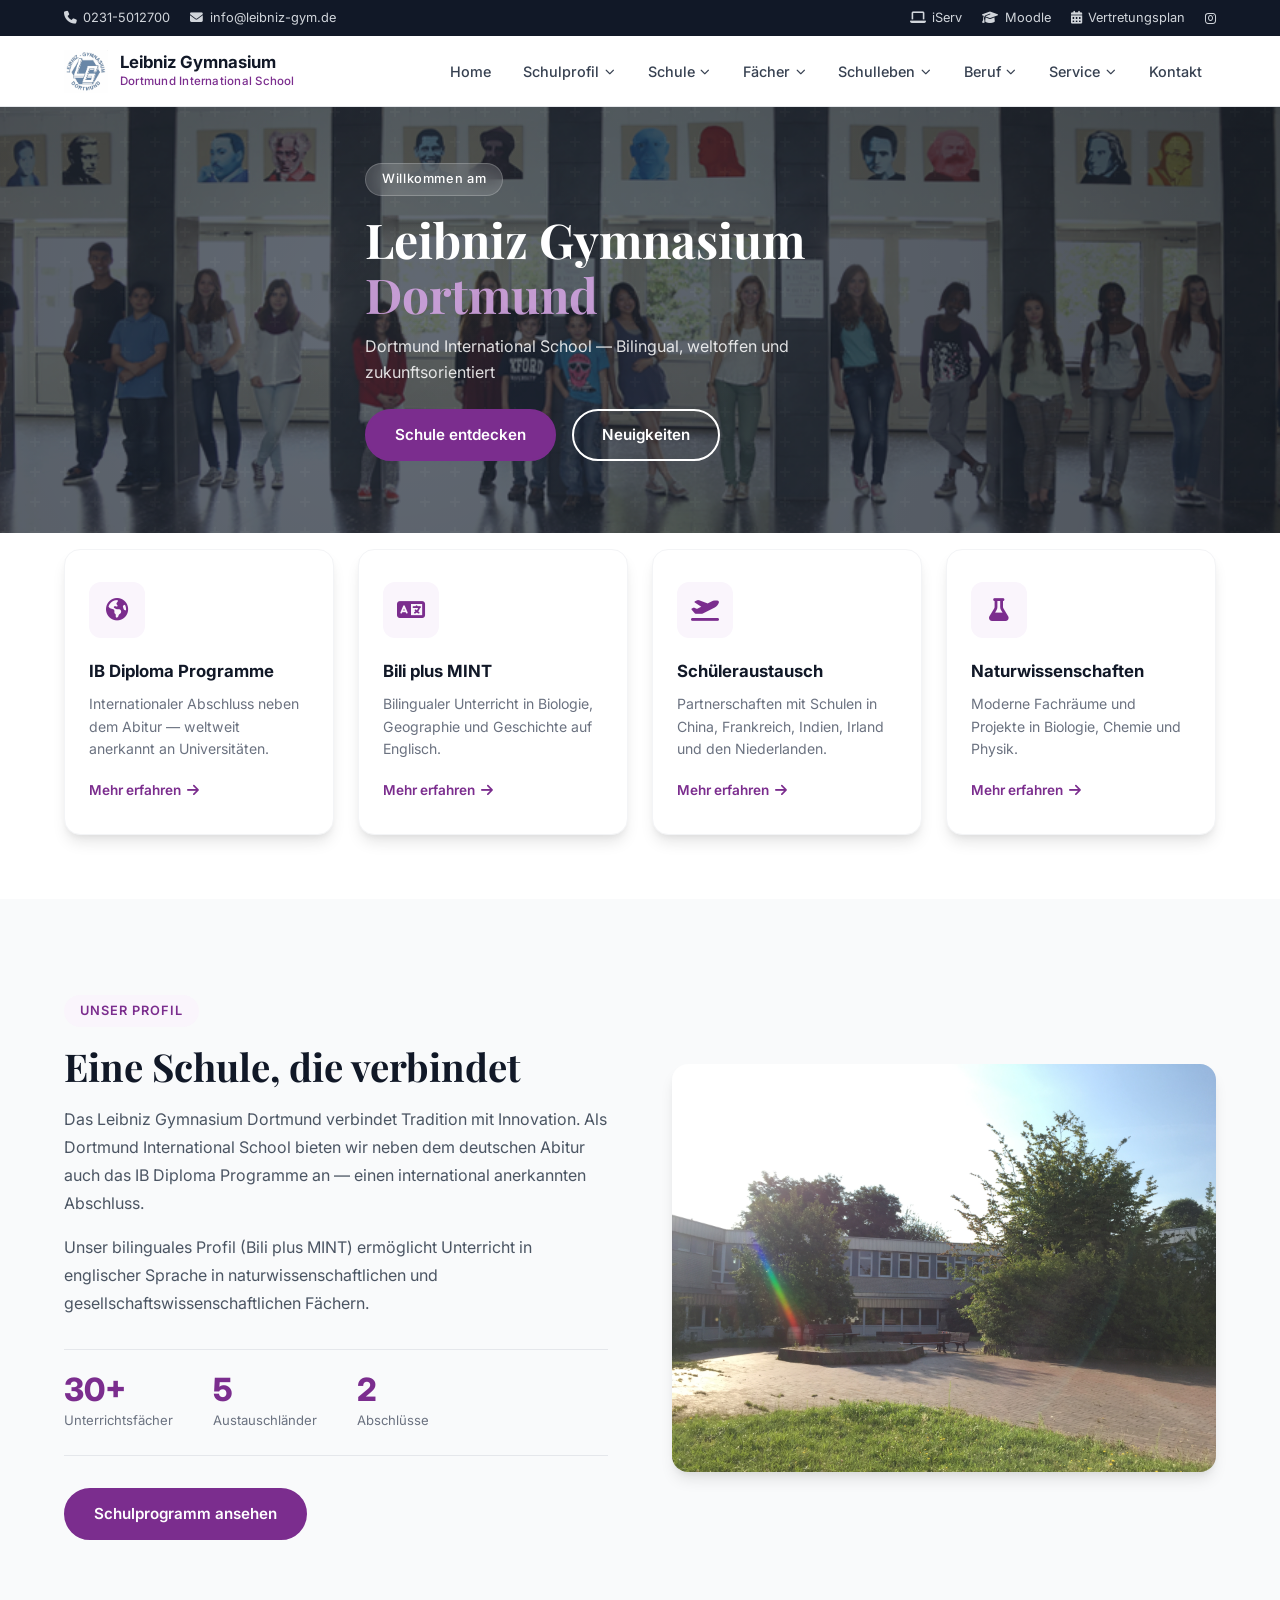
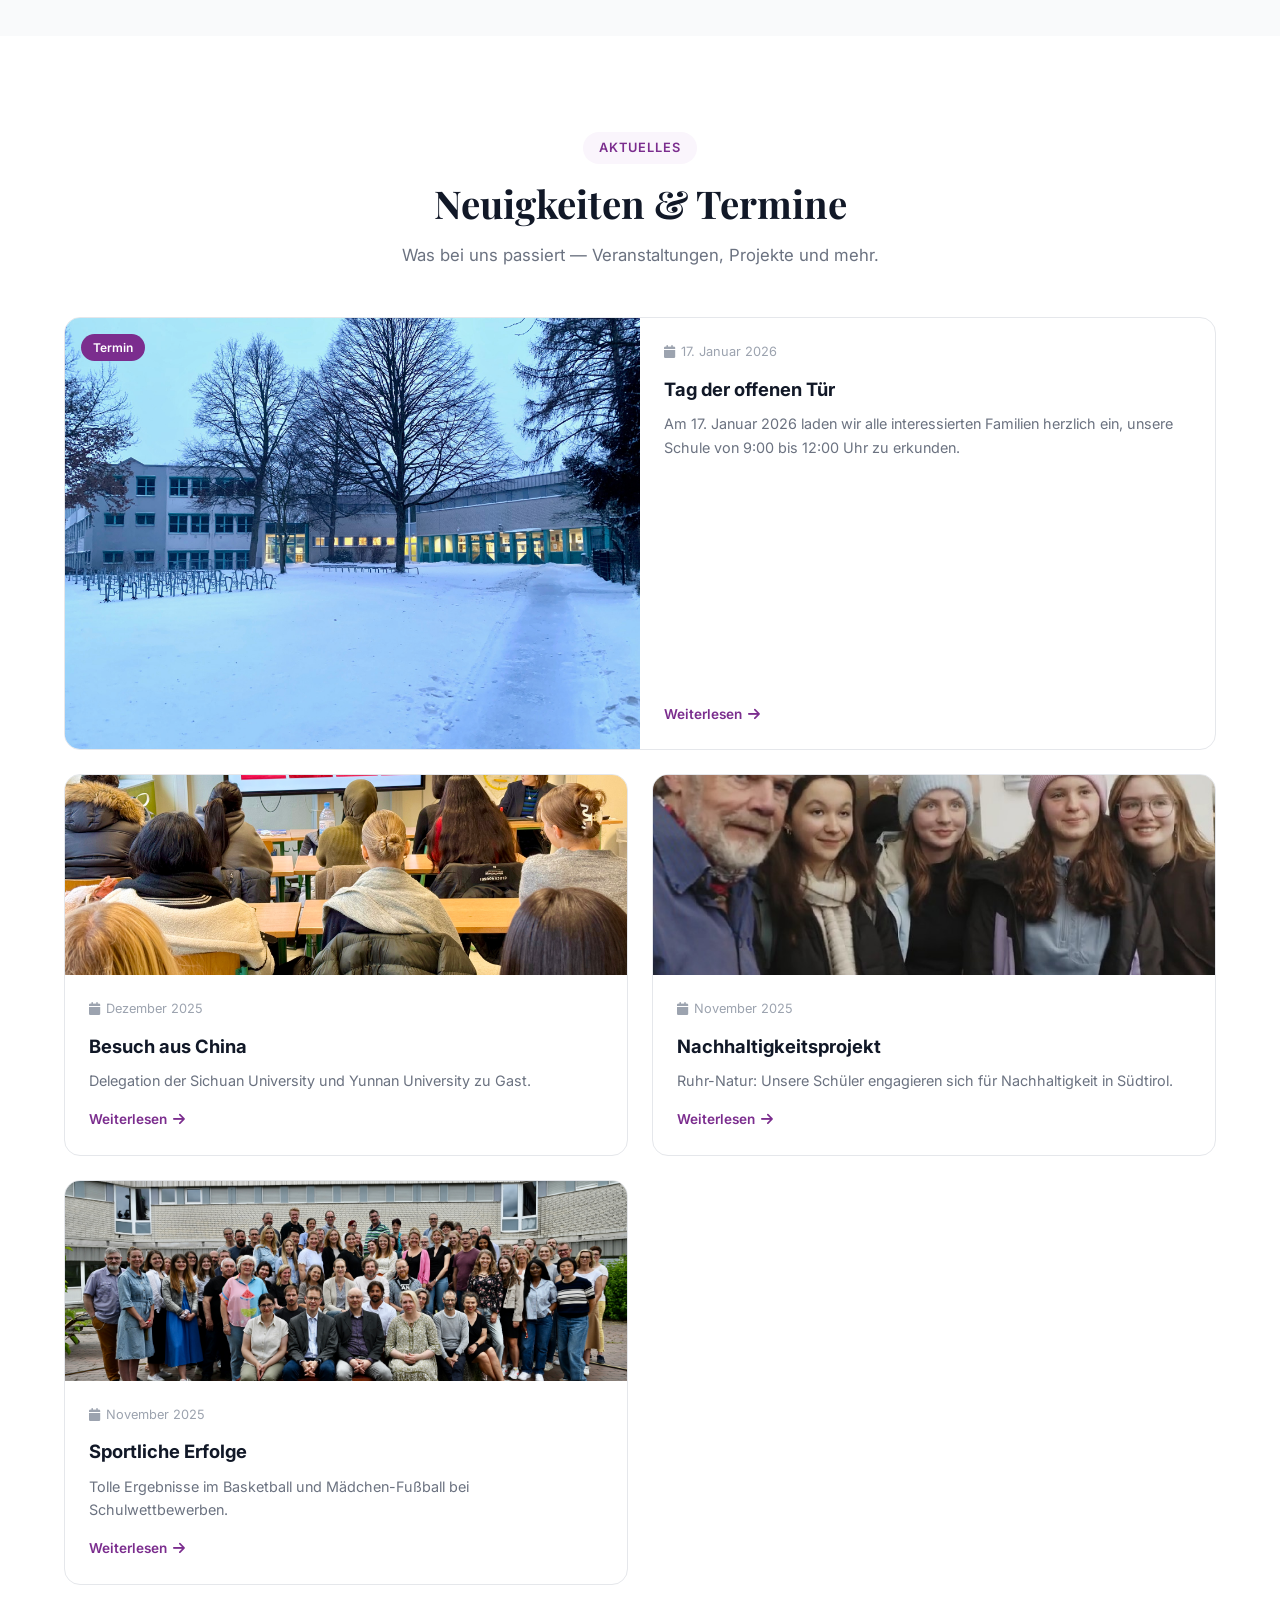
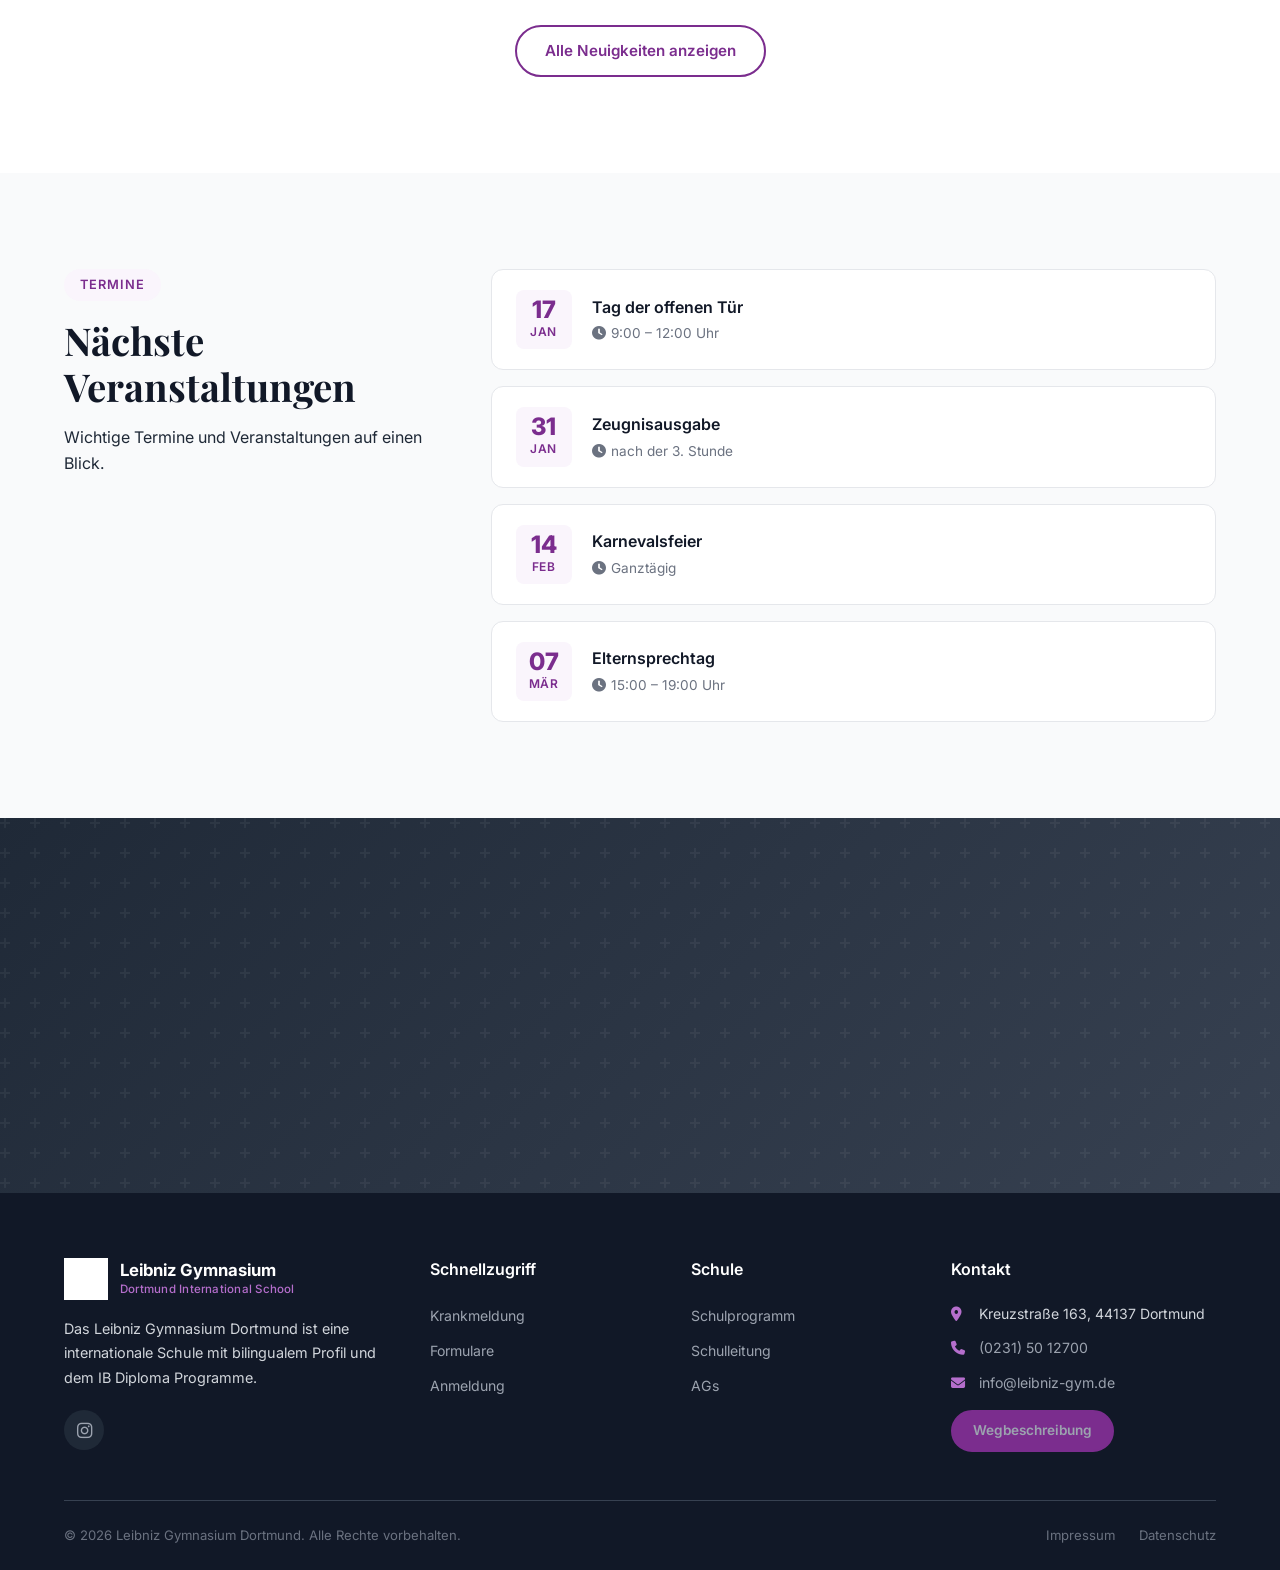
<file: index.html>
<!DOCTYPE html>
<html lang="de">
<head>
    <meta charset="UTF-8">
    <meta name="viewport" content="width=device-width, initial-scale=1.0">
    <title>Leibniz Gymnasium Dortmund - International School</title>
    <meta name="description" content="Leibniz Gymnasium Dortmund - Dortmund International School. Bilingualer Unterricht, IB Diploma Programme und vieles mehr.">
    <link rel="preconnect" href="https://fonts.googleapis.com">
    <link rel="preconnect" href="https://fonts.gstatic.com" crossorigin>
    <link href="https://fonts.googleapis.com/css2?family=Inter:wght@300;400;500;600;700;800&family=Playfair+Display:wght@700&display=swap" rel="stylesheet">
    <link rel="stylesheet" href="https://cdnjs.cloudflare.com/ajax/libs/font-awesome/6.5.1/css/all.min.css">
    <link rel="stylesheet" href="css/style.css">
</head>
<body>
    <!-- Top Bar -->
    <div class="top-bar">
        <div class="container">
            <div class="top-bar-content">
                <div class="top-bar-left">
                    <a href="tel:02315012700"><i class="fas fa-phone"></i> 0231-5012700</a>
                    <a href="mailto:info@leibniz-gym.de"><i class="fas fa-envelope"></i> info@leibniz-gym.de</a>
                </div>
                <div class="top-bar-right">
                    <a href="#" title="iServ"><i class="fas fa-laptop"></i> iServ</a>
                    <a href="#" title="Moodle"><i class="fas fa-graduation-cap"></i> Moodle</a>
                    <a href="#" title="Vertretungsplan"><i class="fas fa-calendar-alt"></i> Vertretungsplan</a>
                    <a href="https://www.instagram.com/leibnizgymdo/" target="_blank" title="Instagram"><i class="fab fa-instagram"></i></a>
                </div>
            </div>
        </div>
    </div>

    <!-- Navigation -->
    <header class="navbar" id="navbar">
        <div class="container">
            <div class="nav-content">
                <a href="index.html" class="logo">
                    <img src="img/logo.png" alt="Leibniz Gymnasium Logo" class="logo-img">
                    <div class="logo-text">
                        <span class="logo-name">Leibniz Gymnasium</span>
                        <span class="logo-sub">Dortmund International School</span>
                    </div>
                </a>

                <nav class="nav-menu" id="navMenu">
                    <ul class="nav-list">
                        <li class="nav-item">
                            <a href="index.html" class="nav-link active">Home</a>
                        </li>
                        <li class="nav-item has-dropdown">
                            <a href="schulprofil.html" class="nav-link">Schulprofil <i class="fas fa-chevron-down"></i></a>
                            <ul class="dropdown">
                                <li><a href="bili-mint.html">Bili plus MINT</a></li>
                                <li><a href="ib-diploma.html">IB Diploma Programme</a></li>
                                <li><a href="schulprofil.html#leitbild">Leitbild</a></li>
                                <li><a href="schulprofil.html#nawi">Naturwissenschaften</a></li>
                            </ul>
                        </li>
                        <li class="nav-item has-dropdown">
                            <a href="schule.html" class="nav-link">Schule <i class="fas fa-chevron-down"></i></a>
                            <ul class="dropdown">
                                <li><a href="schule.html#erprobungsstufe">Erprobungsstufe</a></li>
                                <li><a href="schule.html#mittelstufe">Mittelstufe</a></li>
                                <li><a href="schule.html#oberstufe">Oberstufe</a></li>
                                <li><a href="schule.html#organisation">Organisation</a></li>
                            </ul>
                        </li>
                        <li class="nav-item has-dropdown">
                            <a href="unterrichtsfaecher.html" class="nav-link">F&auml;cher <i class="fas fa-chevron-down"></i></a>
                            <ul class="dropdown">
                                <li><a href="unterrichtsfaecher.html#sprachen">Sprachen</a></li>
                                <li><a href="unterrichtsfaecher.html#nawi">MINT</a></li>
                                <li><a href="unterrichtsfaecher.html#gesellschaft">Gesellschaftswiss.</a></li>
                                <li><a href="unterrichtsfaecher.html#musisch">Musisch-k&uuml;nstlerisch</a></li>
                                <li><a href="unterrichtsfaecher.html#stundentafel">Wahlpflicht</a></li>
                            </ul>
                        </li>
                        <li class="nav-item has-dropdown">
                            <a href="schulleben.html" class="nav-link">Schulleben <i class="fas fa-chevron-down"></i></a>
                            <ul class="dropdown">
                                <li><a href="schulleben.html#ags">AGs</a></li>
                                <li><a href="schulleben.html#theater">Theater</a></li>
                                <li><a href="schulleben.html#bigband">Bigband</a></li>
                                <li><a href="schulleben.html#austausch">Sch&uuml;leraustausch</a></li>
                                <li><a href="schulleben.html#mun">Model United Nations</a></li>
                            </ul>
                        </li>
                        <li class="nav-item has-dropdown">
                            <a href="berufsvorbereitung.html" class="nav-link">Beruf <i class="fas fa-chevron-down"></i></a>
                            <ul class="dropdown">
                                <li><a href="berufsvorbereitung.html#potentialanalyse">Potentialanalyse</a></li>
                                <li><a href="berufsvorbereitung.html#praktikum">Praktikum</a></li>
                                <li><a href="berufsvorbereitung.html#studienberatung">Studienberatung</a></li>
                            </ul>
                        </li>
                        <li class="nav-item has-dropdown">
                            <a href="service.html" class="nav-link">Service <i class="fas fa-chevron-down"></i></a>
                            <ul class="dropdown">
                                <li><a href="service.html#anmeldung">Anmeldung</a></li>
                                <li><a href="service.html#beratung">Beratung</a></li>
                                <li><a href="service.html#formulare">Formulare</a></li>
                                <li><a href="service.html#krankmeldung">Krankmeldung</a></li>
                            </ul>
                        </li>
                        <li class="nav-item">
                            <a href="kontakt.html" class="nav-link">Kontakt</a>
                        </li>
                    </ul>
                </nav>

                <button class="nav-toggle" id="navToggle" aria-label="Men&uuml; &ouml;ffnen">
                    <span></span>
                    <span></span>
                    <span></span>
                </button>
            </div>
        </div>
    </header>

    <!-- Hero Section -->
    <section class="hero">
        <div class="hero-bg">
            <img src="img/cover.png" alt="Leibniz Gymnasium" class="hero-bg-img">
        </div>
        <div class="hero-overlay"></div>
        <div class="container">
            <div class="hero-content">
                <div class="hero-badge">Willkommen am</div>
                <h1 class="hero-title">Leibniz Gymnasium<br><span>Dortmund</span></h1>
                <p class="hero-subtitle">Dortmund International School &mdash; Bilingual, weltoffen und zukunftsorientiert</p>
                <div class="hero-buttons">
                    <a href="#profil" class="btn btn-primary">Schule entdecken</a>
                    <a href="#news" class="btn btn-outline">Neuigkeiten</a>
                </div>
            </div>
        </div>
        <div class="hero-scroll">
            <a href="#features"><i class="fas fa-chevron-down"></i></a>
        </div>
    </section>

    <!-- Features / Quick Links -->
    <section class="features" id="features">
        <div class="container">
            <div class="features-grid">
                <div class="feature-card" data-aos>
                    <div class="feature-icon">
                        <i class="fas fa-globe-americas"></i>
                    </div>
                    <h3>IB Diploma Programme</h3>
                    <p>Internationaler Abschluss neben dem Abitur &mdash; weltweit anerkannt an Universit&auml;ten.</p>
                    <a href="ib-diploma.html" class="feature-link">Mehr erfahren <i class="fas fa-arrow-right"></i></a>
                </div>
                <div class="feature-card" data-aos>
                    <div class="feature-icon">
                        <i class="fas fa-language"></i>
                    </div>
                    <h3>Bili plus MINT</h3>
                    <p>Bilingualer Unterricht in Biologie, Geographie und Geschichte auf Englisch.</p>
                    <a href="bili-mint.html" class="feature-link">Mehr erfahren <i class="fas fa-arrow-right"></i></a>
                </div>
                <div class="feature-card" data-aos>
                    <div class="feature-icon">
                        <i class="fas fa-plane-departure"></i>
                    </div>
                    <h3>Sch&uuml;leraustausch</h3>
                    <p>Partnerschaften mit Schulen in China, Frankreich, Indien, Irland und den Niederlanden.</p>
                    <a href="schulleben.html#austausch" class="feature-link">Mehr erfahren <i class="fas fa-arrow-right"></i></a>
                </div>
                <div class="feature-card" data-aos>
                    <div class="feature-icon">
                        <i class="fas fa-flask"></i>
                    </div>
                    <h3>Naturwissenschaften</h3>
                    <p>Moderne Fachräume und Projekte in Biologie, Chemie und Physik.</p>
                    <a href="schulprofil.html#nawi" class="feature-link">Mehr erfahren <i class="fas fa-arrow-right"></i></a>
                </div>
            </div>
        </div>
    </section>

    <!-- About / Schulprofil -->
    <section class="about" id="profil">
        <div class="container">
            <div class="about-grid">
                <div class="about-content" data-aos>
                    <span class="section-tag">Unser Profil</span>
                    <h2 class="section-title">Eine Schule, die verbindet</h2>
                    <p>Das Leibniz Gymnasium Dortmund verbindet Tradition mit Innovation. Als Dortmund International School bieten wir neben dem deutschen Abitur auch das IB Diploma Programme an &mdash; einen international anerkannten Abschluss.</p>
                    <p>Unser bilinguales Profil (Bili plus MINT) erm&ouml;glicht Unterricht in englischer Sprache in naturwissenschaftlichen und gesellschaftswissenschaftlichen F&auml;chern.</p>
                    <div class="about-stats">
                        <div class="stat">
                            <span class="stat-number">30+</span>
                            <span class="stat-label">Unterrichtsf&auml;cher</span>
                        </div>
                        <div class="stat">
                            <span class="stat-number">5</span>
                            <span class="stat-label">Austausch&shy;l&auml;nder</span>
                        </div>
                        <div class="stat">
                            <span class="stat-number">2</span>
                            <span class="stat-label">Abschl&uuml;sse</span>
                        </div>
                    </div>
                    <a href="schulprofil.html" class="btn btn-primary">Schulprogramm ansehen</a>
                </div>
                <div class="about-image" data-aos>
                    <img src="img/school-building.jpg" alt="Leibniz Gymnasium Geb&auml;ude" class="about-img">
                </div>
            </div>
        </div>
    </section>

    <!-- News Section -->
    <section class="news" id="news">
        <div class="container">
            <div class="section-header" data-aos>
                <span class="section-tag">Aktuelles</span>
                <h2 class="section-title">Neuigkeiten &amp; Termine</h2>
                <p class="section-desc">Was bei uns passiert &mdash; Veranstaltungen, Projekte und mehr.</p>
            </div>
            <div class="news-grid">
                <article class="news-card news-card-featured" data-aos>
                    <div class="news-image">
                        <img src="img/openhouse.jpeg" alt="Tag der offenen T&uuml;r">
                        <span class="news-badge">Termin</span>
                    </div>
                    <div class="news-body">
                        <div class="news-meta">
                            <span><i class="fas fa-calendar"></i> 17. Januar 2026</span>
                        </div>
                        <h3>Tag der offenen T&uuml;r</h3>
                        <p>Am 17. Januar 2026 laden wir alle interessierten Familien herzlich ein, unsere Schule von 9:00 bis 12:00 Uhr zu erkunden.</p>
                        <span class="news-link">Weiterlesen <i class="fas fa-arrow-right"></i></span>
                    </div>
                </article>
                <article class="news-card" data-aos>
                    <div class="news-image">
                        <img src="img/china-visit.jpeg" alt="Besuch aus China">
                    </div>
                    <div class="news-body">
                        <div class="news-meta">
                            <span><i class="fas fa-calendar"></i> Dezember 2025</span>
                        </div>
                        <h3>Besuch aus China</h3>
                        <p>Delegation der Sichuan University und Yunnan University zu Gast.</p>
                        <span class="news-link">Weiterlesen <i class="fas fa-arrow-right"></i></span>
                    </div>
                </article>
                <article class="news-card" data-aos>
                    <div class="news-image">
                        <img src="img/suedtirol.jpg" alt="Nachhaltigkeitsprojekt S&uuml;dtirol">
                    </div>
                    <div class="news-body">
                        <div class="news-meta">
                            <span><i class="fas fa-calendar"></i> November 2025</span>
                        </div>
                        <h3>Nachhaltigkeitsprojekt</h3>
                        <p>Ruhr-Natur: Unsere Sch&uuml;ler engagieren sich f&uuml;r Nachhaltigkeit in S&uuml;dtirol.</p>
                        <span class="news-link">Weiterlesen <i class="fas fa-arrow-right"></i></span>
                    </div>
                </article>
                <article class="news-card" data-aos>
                    <div class="news-image">
                        <img src="img/sport.jpeg" alt="Sportliche Erfolge">
                    </div>
                    <div class="news-body">
                        <div class="news-meta">
                            <span><i class="fas fa-calendar"></i> November 2025</span>
                        </div>
                        <h3>Sportliche Erfolge</h3>
                        <p>Tolle Ergebnisse im Basketball und M&auml;dchen-Fu&szlig;ball bei Schulwettbewerben.</p>
                        <span class="news-link">Weiterlesen <i class="fas fa-arrow-right"></i></span>
                    </div>
                </article>
            </div>
            <div class="news-more" data-aos>
                <a href="schulleben.html" class="btn btn-secondary">Alle Neuigkeiten anzeigen</a>
            </div>
        </div>
    </section>

    <!-- Calendar / Termine -->
    <section class="calendar" id="termine">
        <div class="container">
            <div class="calendar-grid">
                <div class="calendar-info" data-aos>
                    <span class="section-tag">Termine</span>
                    <h2 class="section-title">N&auml;chste Veranstaltungen</h2>
                    <p>Wichtige Termine und Veranstaltungen auf einen Blick.</p>
                </div>
                <div class="events-list" data-aos>
                    <div class="event-item">
                        <div class="event-date">
                            <span class="event-day">17</span>
                            <span class="event-month">Jan</span>
                        </div>
                        <div class="event-info">
                            <h4>Tag der offenen T&uuml;r</h4>
                            <p><i class="fas fa-clock"></i> 9:00 &ndash; 12:00 Uhr</p>
                        </div>
                    </div>
                    <div class="event-item">
                        <div class="event-date">
                            <span class="event-day">31</span>
                            <span class="event-month">Jan</span>
                        </div>
                        <div class="event-info">
                            <h4>Zeugnisausgabe</h4>
                            <p><i class="fas fa-clock"></i> nach der 3. Stunde</p>
                        </div>
                    </div>
                    <div class="event-item">
                        <div class="event-date">
                            <span class="event-day">14</span>
                            <span class="event-month">Feb</span>
                        </div>
                        <div class="event-info">
                            <h4>Karnevalsfeier</h4>
                            <p><i class="fas fa-clock"></i> Ganztägig</p>
                        </div>
                    </div>
                    <div class="event-item">
                        <div class="event-date">
                            <span class="event-day">07</span>
                            <span class="event-month">M&auml;r</span>
                        </div>
                        <div class="event-info">
                            <h4>Elternsprechtag</h4>
                            <p><i class="fas fa-clock"></i> 15:00 &ndash; 19:00 Uhr</p>
                        </div>
                    </div>
                </div>
            </div>
        </div>
    </section>

    <!-- CTA Section -->
    <section class="cta">
        <div class="container">
            <div class="cta-content" data-aos>
                <h2>Interesse an unserer Schule?</h2>
                <p>Wir freuen uns, Sie und Ihr Kind kennenzulernen. Vereinbaren Sie einen Beratungstermin oder besuchen Sie unseren Tag der offenen T&uuml;r.</p>
                <div class="cta-buttons">
                    <a href="service.html#anmeldung" class="btn btn-white">Anmeldung</a>
                    <a href="kontakt.html" class="btn btn-outline-white">Kontakt aufnehmen</a>
                </div>
            </div>
        </div>
    </section>

    <!-- Kontakt / Footer -->
    <footer class="footer" id="kontakt">
        <div class="container">
            <div class="footer-grid">
                <div class="footer-about">
                    <div class="footer-logo">
                        <img src="img/logo.png" alt="Leibniz Gymnasium Logo" class="logo-img">
                        <div class="logo-text">
                            <span class="logo-name">Leibniz Gymnasium</span>
                            <span class="logo-sub">Dortmund International School</span>
                        </div>
                    </div>
                    <p>Das Leibniz Gymnasium Dortmund ist eine internationale Schule mit bilingualem Profil und dem IB Diploma Programme.</p>
                    <div class="footer-social">
                        <a href="https://www.instagram.com/leibnizgymdo/" target="_blank" aria-label="Instagram"><i class="fab fa-instagram"></i></a>
                    </div>
                </div>
                <div class="footer-links">
                    <h4>Schnellzugriff</h4>
                    <ul>
                        <li><a href="service.html#krankmeldung">Krankmeldung</a></li>
                        <li><a href="service.html#formulare">Formulare</a></li>
                        <li><a href="service.html#anmeldung">Anmeldung</a></li>
                    </ul>
                </div>
                <div class="footer-links">
                    <h4>Schule</h4>
                    <ul>
                        <li><a href="schulprofil.html">Schulprogramm</a></li>
                        <li><a href="kontakt.html#schulleitung">Schulleitung</a></li>
                        <li><a href="schulleben.html#ags">AGs</a></li>
                    </ul>
                </div>
                <div class="footer-contact">
                    <h4>Kontakt</h4>
                    <ul>
                        <li><i class="fas fa-map-marker-alt"></i> Kreuzstra&szlig;e 163, 44137 Dortmund</li>
                        <li><i class="fas fa-phone"></i> <a href="tel:02315012700">(0231) 50 12700</a></li>
                        <li><i class="fas fa-envelope"></i> <a href="mailto:info@leibniz-gym.de">info@leibniz-gym.de</a></li>
                    </ul>
                    <a href="kontakt.html" class="btn btn-sm btn-primary" style="margin-top:1rem;">Wegbeschreibung</a>
                </div>
            </div>
            <div class="footer-bottom">
                <p>&copy; 2026 Leibniz Gymnasium Dortmund. Alle Rechte vorbehalten.</p>
                <div class="footer-legal">
                    <a href="impressum.html">Impressum</a>
                    <a href="datenschutz.html">Datenschutz</a>
                </div>
            </div>
        </div>
    </footer>

    <script src="js/script.js"></script>
</body>
</html>
</file>
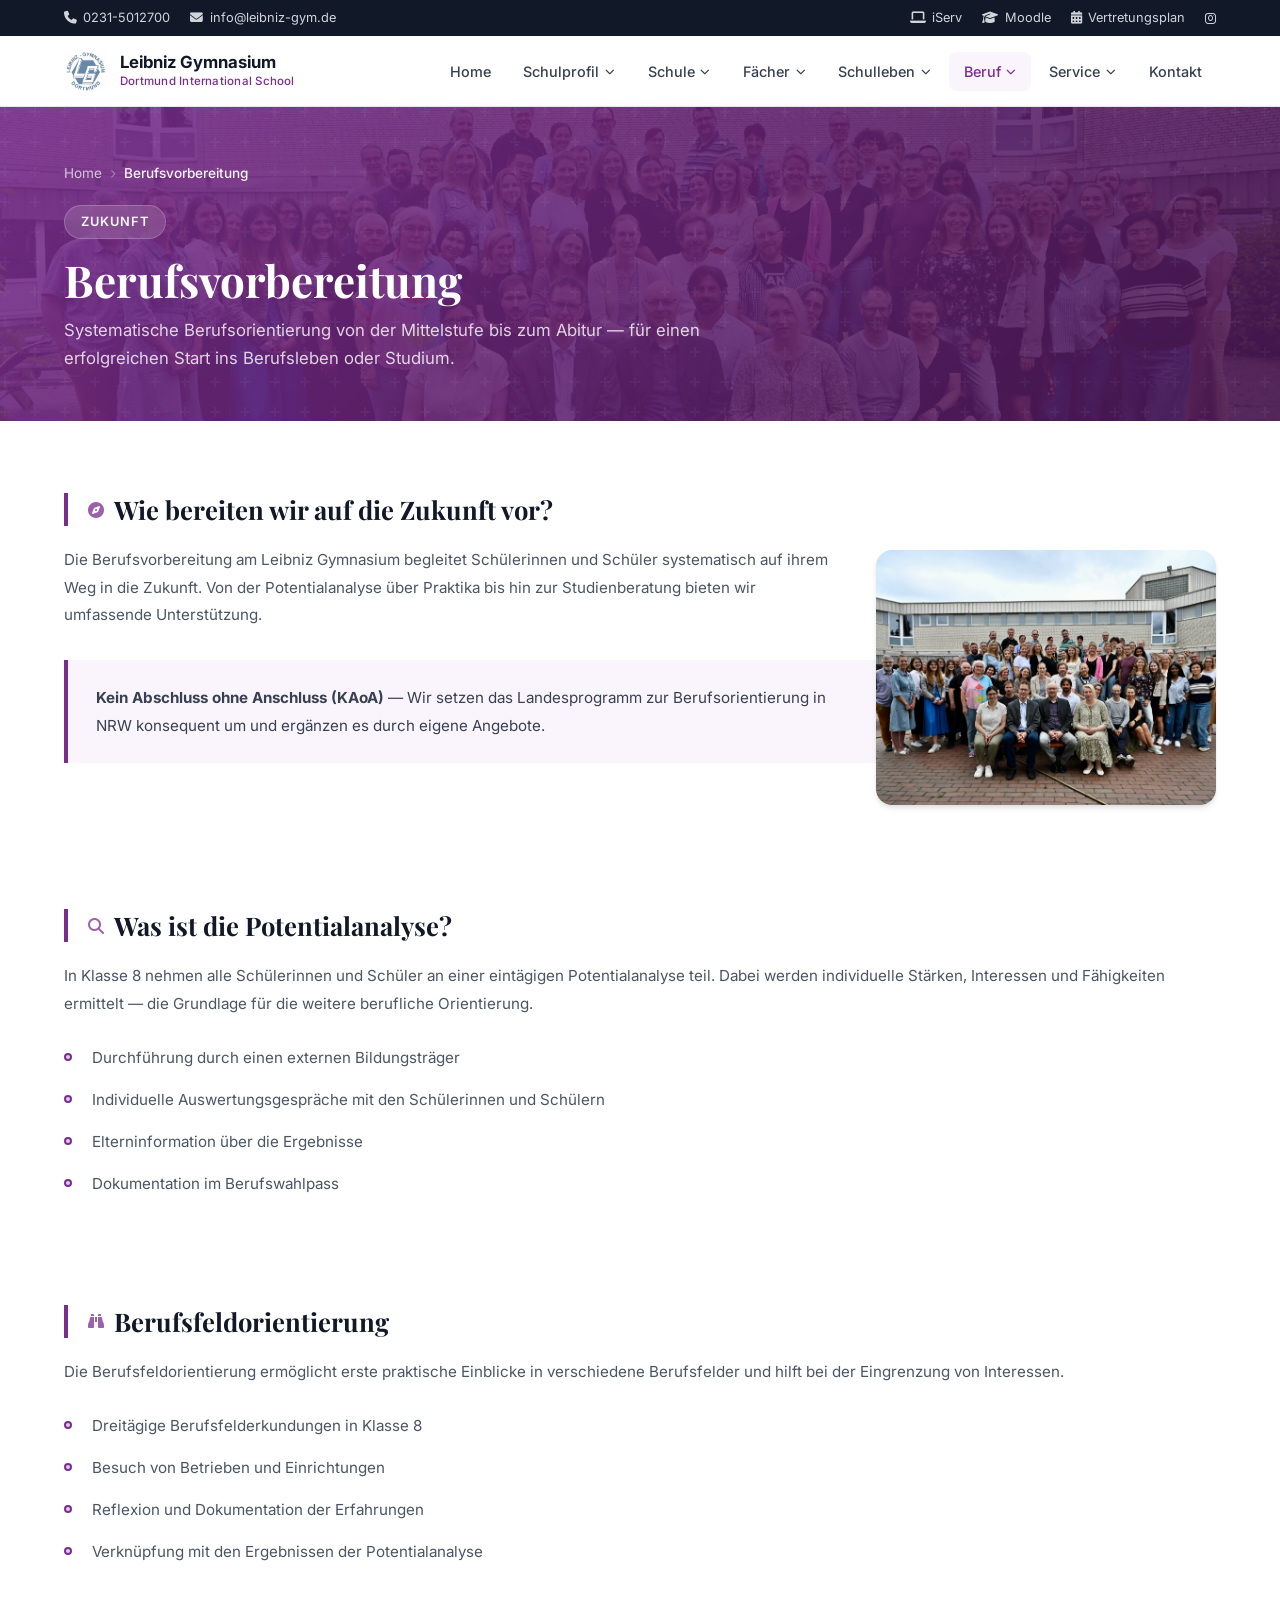
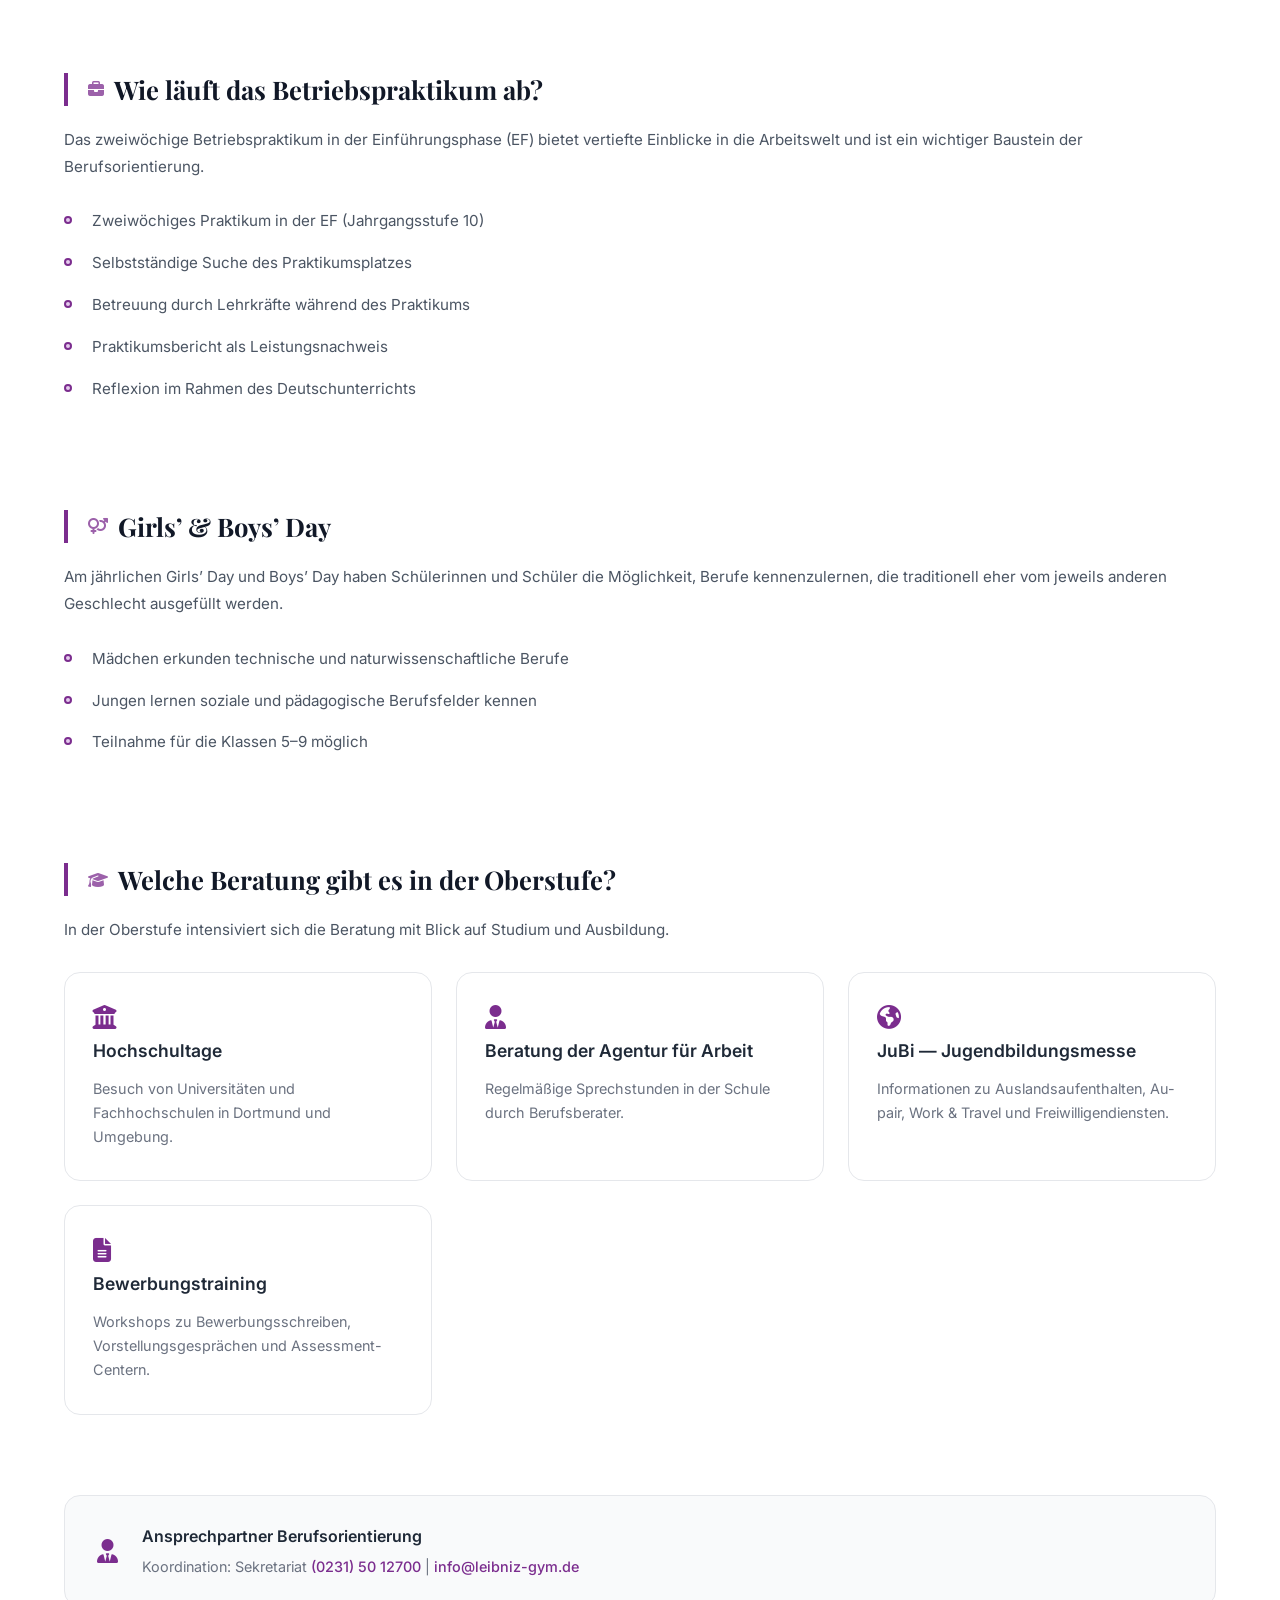
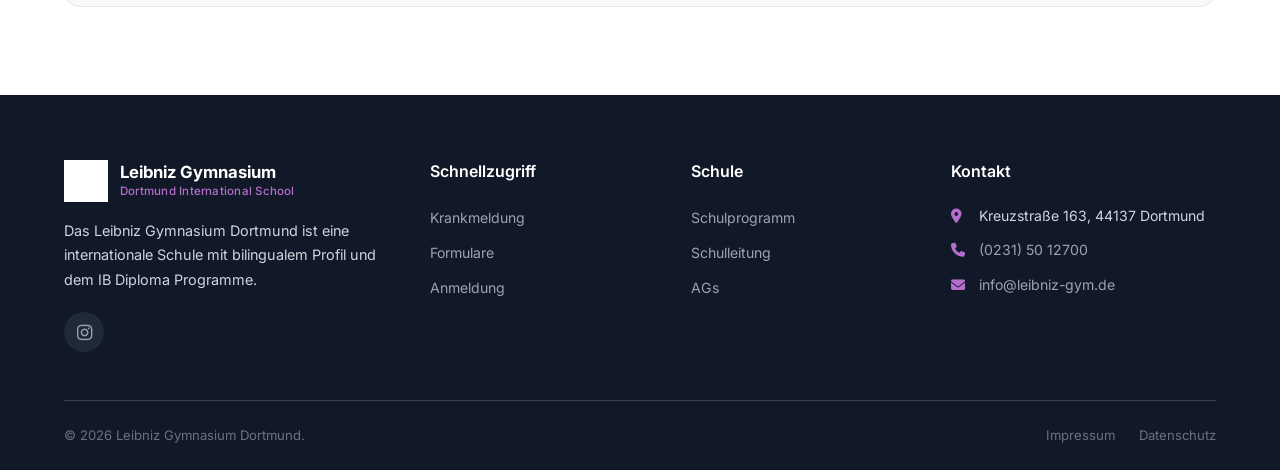
<file: berufsvorbereitung.html>
<!DOCTYPE html>
<html lang="de">
<head>
    <meta charset="UTF-8">
    <meta name="viewport" content="width=device-width, initial-scale=1.0">
    <title>Berufsvorbereitung - Leibniz Gymnasium Dortmund</title>
    <link rel="preconnect" href="https://fonts.googleapis.com">
    <link rel="preconnect" href="https://fonts.gstatic.com" crossorigin>
    <link href="https://fonts.googleapis.com/css2?family=Inter:wght@300;400;500;600;700;800&family=Playfair+Display:wght@700&display=swap" rel="stylesheet">
    <link rel="stylesheet" href="https://cdnjs.cloudflare.com/ajax/libs/font-awesome/6.5.1/css/all.min.css">
    <link rel="stylesheet" href="css/style.css">
</head>
<body>
    <div class="top-bar"><div class="container"><div class="top-bar-content"><div class="top-bar-left"><a href="tel:02315012700"><i class="fas fa-phone"></i> 0231-5012700</a><a href="mailto:info@leibniz-gym.de"><i class="fas fa-envelope"></i> info@leibniz-gym.de</a></div><div class="top-bar-right"><a href="#" title="iServ"><i class="fas fa-laptop"></i> iServ</a><a href="#" title="Moodle"><i class="fas fa-graduation-cap"></i> Moodle</a><a href="#" title="Vertretungsplan"><i class="fas fa-calendar-alt"></i> Vertretungsplan</a><a href="https://www.instagram.com/leibnizgymdo/" target="_blank" title="Instagram"><i class="fab fa-instagram"></i></a></div></div></div></div>
    <header class="navbar" id="navbar"><div class="container"><div class="nav-content">
        <a href="index.html" class="logo"><img src="img/logo.png" alt="Leibniz Gymnasium Logo" class="logo-img"><div class="logo-text"><span class="logo-name">Leibniz Gymnasium</span><span class="logo-sub">Dortmund International School</span></div></a>
        <nav class="nav-menu" id="navMenu"><ul class="nav-list">
            <li class="nav-item"><a href="index.html" class="nav-link">Home</a></li>
            <li class="nav-item has-dropdown"><a href="schulprofil.html" class="nav-link">Schulprofil <i class="fas fa-chevron-down"></i></a><ul class="dropdown"><li><a href="bili-mint.html">Bili plus MINT</a></li><li><a href="ib-diploma.html">IB Diploma Programme</a></li><li><a href="schulprofil.html#leitbild">Leitbild</a></li><li><a href="schulprofil.html#nawi">Naturwissenschaften</a></li></ul></li>
            <li class="nav-item has-dropdown"><a href="schule.html" class="nav-link">Schule <i class="fas fa-chevron-down"></i></a><ul class="dropdown"><li><a href="schule.html#erprobungsstufe">Erprobungsstufe</a></li><li><a href="schule.html#mittelstufe">Mittelstufe</a></li><li><a href="schule.html#oberstufe">Oberstufe</a></li><li><a href="schule.html#organisation">Organisation</a></li></ul></li>
            <li class="nav-item has-dropdown"><a href="unterrichtsfaecher.html" class="nav-link">F&auml;cher <i class="fas fa-chevron-down"></i></a><ul class="dropdown"><li><a href="unterrichtsfaecher.html#sprachen">Sprachen</a></li><li><a href="unterrichtsfaecher.html#nawi">MINT</a></li><li><a href="unterrichtsfaecher.html#gesellschaft">Gesellschaftswiss.</a></li><li><a href="unterrichtsfaecher.html#musisch">Musisch-k&uuml;nstlerisch</a></li><li><a href="unterrichtsfaecher.html#stundentafel">Wahlpflicht</a></li></ul></li>
            <li class="nav-item has-dropdown"><a href="schulleben.html" class="nav-link">Schulleben <i class="fas fa-chevron-down"></i></a><ul class="dropdown"><li><a href="schulleben.html#ags">AGs</a></li><li><a href="schulleben.html#theater">Theater</a></li><li><a href="schulleben.html#bigband">Bigband</a></li><li><a href="schulleben.html#austausch">Sch&uuml;leraustausch</a></li><li><a href="schulleben.html#mun">Model United Nations</a></li></ul></li>
            <li class="nav-item has-dropdown"><a href="berufsvorbereitung.html" class="nav-link active">Beruf <i class="fas fa-chevron-down"></i></a><ul class="dropdown"><li><a href="berufsvorbereitung.html#potentialanalyse">Potentialanalyse</a></li><li><a href="berufsvorbereitung.html#praktikum">Praktikum</a></li><li><a href="berufsvorbereitung.html#studienberatung">Studienberatung</a></li></ul></li>
            <li class="nav-item has-dropdown"><a href="service.html" class="nav-link">Service <i class="fas fa-chevron-down"></i></a><ul class="dropdown"><li><a href="service.html#anmeldung">Anmeldung</a></li><li><a href="service.html#beratung">Beratung</a></li><li><a href="service.html#formulare">Formulare</a></li><li><a href="service.html#krankmeldung">Krankmeldung</a></li></ul></li>
            <li class="nav-item"><a href="kontakt.html" class="nav-link">Kontakt</a></li>
        </ul></nav>
        <button class="nav-toggle" id="navToggle" aria-label="Men&uuml; &ouml;ffnen"><span></span><span></span><span></span></button>
    </div></div></header>

    <section class="page-header">
        <div class="page-header-bg"><img src="img/school-sports.jpeg" alt=""></div>
        <div class="container">
            <nav class="breadcrumb"><a href="index.html">Home</a><i class="fas fa-chevron-right sep"></i><span class="current">Berufsvorbereitung</span></nav>
            <div class="page-header-content">
                <span class="section-tag">Zukunft</span>
                <h1 class="page-title">Berufsvorbereitung</h1>
                <p class="page-desc">Systematische Berufsorientierung von der Mittelstufe bis zum Abitur &mdash; f&uuml;r einen erfolgreichen Start ins Berufsleben oder Studium.</p>
            </div>
        </div>
    </section>

    <section class="page-content">
        <div class="container">
            <div class="content-section">
                <h2><i class="fas fa-compass"></i> Wie bereiten wir auf die Zukunft vor?</h2>
                <div class="content-image content-image-right"><img src="img/school-sports.jpeg" alt="Berufsvorbereitung"></div>
                <p>Die Berufsvorbereitung am Leibniz Gymnasium begleitet Sch&uuml;lerinnen und Sch&uuml;ler systematisch auf ihrem Weg in die Zukunft. Von der Potentialanalyse &uuml;ber Praktika bis hin zur Studienberatung bieten wir umfassende Unterst&uuml;tzung.</p>
                <div class="info-box">
                    <p><strong>Kein Abschluss ohne Anschluss (KAoA)</strong> &mdash; Wir setzen das Landesprogramm zur Berufsorientierung in NRW konsequent um und erg&auml;nzen es durch eigene Angebote.</p>
                </div>
            </div>

            <div class="content-section" id="potentialanalyse">
                <h2><i class="fas fa-search"></i> Was ist die Potentialanalyse?</h2>
                <p>In Klasse 8 nehmen alle Sch&uuml;lerinnen und Sch&uuml;ler an einer eint&auml;gigen Potentialanalyse teil. Dabei werden individuelle St&auml;rken, Interessen und F&auml;higkeiten ermittelt &mdash; die Grundlage f&uuml;r die weitere berufliche Orientierung.</p>
                <ul>
                    <li>Durchf&uuml;hrung durch einen externen Bildungstr&auml;ger</li>
                    <li>Individuelle Auswertungsgespr&auml;che mit den Sch&uuml;lerinnen und Sch&uuml;lern</li>
                    <li>Elterninformation &uuml;ber die Ergebnisse</li>
                    <li>Dokumentation im Berufswahlpass</li>
                </ul>
            </div>

            <div class="content-section" id="berufsfeldorientierung">
                <h2><i class="fas fa-binoculars"></i> Berufsfeldorientierung</h2>
                <p>Die Berufsfeldorientierung erm&ouml;glicht erste praktische Einblicke in verschiedene Berufsfelder und hilft bei der Eingrenzung von Interessen.</p>
                <ul>
                    <li>Dreit&auml;gige Berufsfelderkundungen in Klasse 8</li>
                    <li>Besuch von Betrieben und Einrichtungen</li>
                    <li>Reflexion und Dokumentation der Erfahrungen</li>
                    <li>Verkn&uuml;pfung mit den Ergebnissen der Potentialanalyse</li>
                </ul>
            </div>

            <div class="content-section" id="praktikum">
                <h2><i class="fas fa-briefcase"></i> Wie l&auml;uft das Betriebspraktikum ab?</h2>
                <p>Das zweiwöchige Betriebspraktikum in der Einf&uuml;hrungsphase (EF) bietet vertiefte Einblicke in die Arbeitswelt und ist ein wichtiger Baustein der Berufsorientierung.</p>
                <ul>
                    <li>Zweiwöchiges Praktikum in der EF (Jahrgangsstufe 10)</li>
                    <li>Selbstst&auml;ndige Suche des Praktikumsplatzes</li>
                    <li>Betreuung durch Lehrkr&auml;fte w&auml;hrend des Praktikums</li>
                    <li>Praktikumsbericht als Leistungsnachweis</li>
                    <li>Reflexion im Rahmen des Deutschunterrichts</li>
                </ul>
            </div>

            <div class="content-section" id="girlsboysday">
                <h2><i class="fas fa-venus-mars"></i> Girls&rsquo; &amp; Boys&rsquo; Day</h2>
                <p>Am j&auml;hrlichen Girls&rsquo; Day und Boys&rsquo; Day haben Sch&uuml;lerinnen und Sch&uuml;ler die M&ouml;glichkeit, Berufe kennenzulernen, die traditionell eher vom jeweils anderen Geschlecht ausgef&uuml;llt werden.</p>
                <ul>
                    <li>M&auml;dchen erkunden technische und naturwissenschaftliche Berufe</li>
                    <li>Jungen lernen soziale und p&auml;dagogische Berufsfelder kennen</li>
                    <li>Teilnahme f&uuml;r die Klassen 5&ndash;9 m&ouml;glich</li>
                </ul>
            </div>

            <div class="content-section" id="studienberatung">
                <h2><i class="fas fa-graduation-cap"></i> Welche Beratung gibt es in der Oberstufe?</h2>
                <p>In der Oberstufe intensiviert sich die Beratung mit Blick auf Studium und Ausbildung.</p>
                <div class="content-grid">
                    <div class="content-card"><i class="fas fa-university"></i><h3>Hochschultage</h3><p>Besuch von Universit&auml;ten und Fachhochschulen in Dortmund und Umgebung.</p></div>
                    <div class="content-card"><i class="fas fa-user-tie"></i><h3>Beratung der Agentur f&uuml;r Arbeit</h3><p>Regelm&auml;&szlig;ige Sprechstunden in der Schule durch Berufsberater.</p></div>
                    <div class="content-card"><i class="fas fa-globe-americas"></i><h3>JuBi &mdash; Jugendbildungsmesse</h3><p>Informationen zu Auslandsaufenthalten, Au-pair, Work &amp; Travel und Freiwilligendiensten.</p></div>
                    <div class="content-card"><i class="fas fa-file-alt"></i><h3>Bewerbungstraining</h3><p>Workshops zu Bewerbungsschreiben, Vorstellungsgespr&auml;chen und Assessment-Centern.</p></div>
                </div>
            </div>

            <div class="section-contact-box">
                <i class="fas fa-user-tie"></i>
                <div class="contact-box-content">
                    <h4>Ansprechpartner Berufsorientierung</h4>
                    <p>Koordination: Sekretariat <a href="tel:02315012700">(0231) 50 12700</a> | <a href="mailto:info@leibniz-gym.de">info@leibniz-gym.de</a></p>
                </div>
            </div>
        </div>
    </section>

    <footer class="footer"><div class="container"><div class="footer-grid">
        <div class="footer-about"><div class="footer-logo"><img src="img/logo.png" alt="Leibniz Gymnasium Logo" class="logo-img"><div class="logo-text"><span class="logo-name">Leibniz Gymnasium</span><span class="logo-sub">Dortmund International School</span></div></div><p>Das Leibniz Gymnasium Dortmund ist eine internationale Schule mit bilingualem Profil und dem IB Diploma Programme.</p><div class="footer-social"><a href="https://www.instagram.com/leibnizgymdo/" target="_blank" aria-label="Instagram"><i class="fab fa-instagram"></i></a></div></div>
        <div class="footer-links"><h4>Schnellzugriff</h4><ul><li><a href="service.html#krankmeldung">Krankmeldung</a></li><li><a href="service.html#formulare">Formulare</a></li><li><a href="service.html#anmeldung">Anmeldung</a></li></ul></div>
        <div class="footer-links"><h4>Schule</h4><ul><li><a href="schulprofil.html">Schulprogramm</a></li><li><a href="kontakt.html#schulleitung">Schulleitung</a></li><li><a href="schulleben.html#ags">AGs</a></li></ul></div>
        <div class="footer-contact"><h4>Kontakt</h4><ul><li><i class="fas fa-map-marker-alt"></i> Kreuzstra&szlig;e 163, 44137 Dortmund</li><li><i class="fas fa-phone"></i> <a href="tel:02315012700">(0231) 50 12700</a></li><li><i class="fas fa-envelope"></i> <a href="mailto:info@leibniz-gym.de">info@leibniz-gym.de</a></li></ul></div>
    </div><div class="footer-bottom"><p>&copy; 2026 Leibniz Gymnasium Dortmund.</p><div class="footer-legal"><a href="impressum.html">Impressum</a><a href="datenschutz.html">Datenschutz</a></div></div></div></footer>
    <script src="js/script.js"></script>
</body>
</html>
</file>
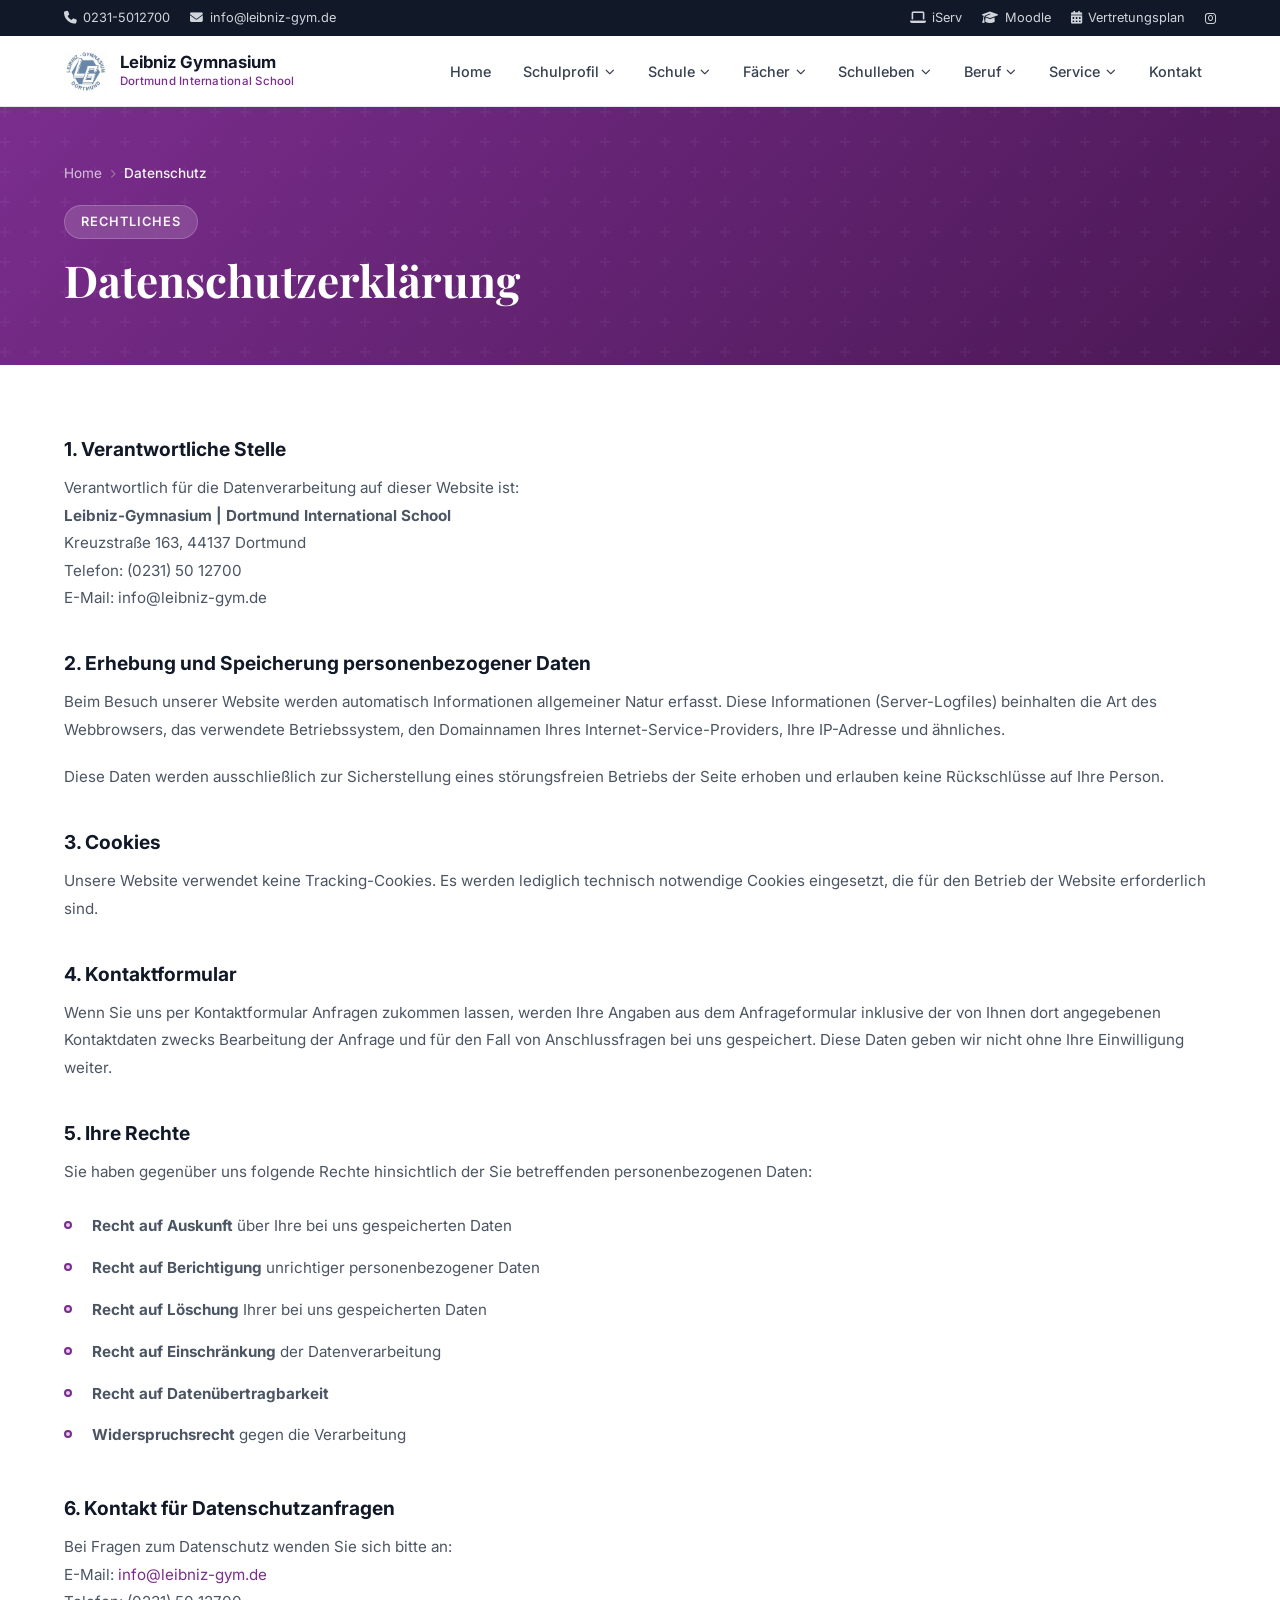
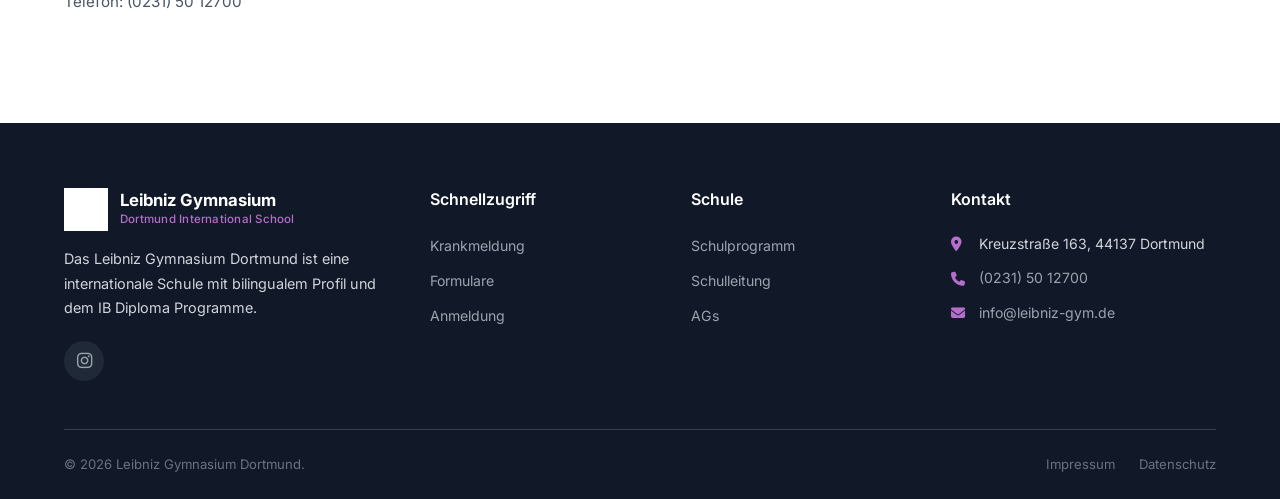
<file: datenschutz.html>
<!DOCTYPE html>
<html lang="de">
<head>
    <meta charset="UTF-8">
    <meta name="viewport" content="width=device-width, initial-scale=1.0">
    <title>Datenschutz - Leibniz Gymnasium Dortmund</title>
    <link rel="preconnect" href="https://fonts.googleapis.com">
    <link rel="preconnect" href="https://fonts.gstatic.com" crossorigin>
    <link href="https://fonts.googleapis.com/css2?family=Inter:wght@300;400;500;600;700;800&family=Playfair+Display:wght@700&display=swap" rel="stylesheet">
    <link rel="stylesheet" href="https://cdnjs.cloudflare.com/ajax/libs/font-awesome/6.5.1/css/all.min.css">
    <link rel="stylesheet" href="css/style.css">
</head>
<body>
    <div class="top-bar"><div class="container"><div class="top-bar-content"><div class="top-bar-left"><a href="tel:02315012700"><i class="fas fa-phone"></i> 0231-5012700</a><a href="mailto:info@leibniz-gym.de"><i class="fas fa-envelope"></i> info@leibniz-gym.de</a></div><div class="top-bar-right"><a href="#" title="iServ"><i class="fas fa-laptop"></i> iServ</a><a href="#" title="Moodle"><i class="fas fa-graduation-cap"></i> Moodle</a><a href="#" title="Vertretungsplan"><i class="fas fa-calendar-alt"></i> Vertretungsplan</a><a href="https://www.instagram.com/leibnizgymdo/" target="_blank" title="Instagram"><i class="fab fa-instagram"></i></a></div></div></div></div>
    <header class="navbar" id="navbar"><div class="container"><div class="nav-content">
        <a href="index.html" class="logo"><img src="img/logo.png" alt="Leibniz Gymnasium Logo" class="logo-img"><div class="logo-text"><span class="logo-name">Leibniz Gymnasium</span><span class="logo-sub">Dortmund International School</span></div></a>
        <nav class="nav-menu" id="navMenu"><ul class="nav-list">
            <li class="nav-item"><a href="index.html" class="nav-link">Home</a></li>
            <li class="nav-item has-dropdown"><a href="schulprofil.html" class="nav-link">Schulprofil <i class="fas fa-chevron-down"></i></a><ul class="dropdown"><li><a href="bili-mint.html">Bili plus MINT</a></li><li><a href="ib-diploma.html">IB Diploma Programme</a></li><li><a href="schulprofil.html#leitbild">Leitbild</a></li><li><a href="schulprofil.html#nawi">Naturwissenschaften</a></li></ul></li>
            <li class="nav-item has-dropdown"><a href="schule.html" class="nav-link">Schule <i class="fas fa-chevron-down"></i></a><ul class="dropdown"><li><a href="schule.html#erprobungsstufe">Erprobungsstufe</a></li><li><a href="schule.html#mittelstufe">Mittelstufe</a></li><li><a href="schule.html#oberstufe">Oberstufe</a></li><li><a href="schule.html#organisation">Organisation</a></li></ul></li>
            <li class="nav-item has-dropdown"><a href="unterrichtsfaecher.html" class="nav-link">F&auml;cher <i class="fas fa-chevron-down"></i></a><ul class="dropdown"><li><a href="unterrichtsfaecher.html#sprachen">Sprachen</a></li><li><a href="unterrichtsfaecher.html#nawi">MINT</a></li><li><a href="unterrichtsfaecher.html#gesellschaft">Gesellschaftswiss.</a></li><li><a href="unterrichtsfaecher.html#musisch">Musisch-k&uuml;nstlerisch</a></li><li><a href="unterrichtsfaecher.html#stundentafel">Wahlpflicht</a></li></ul></li>
            <li class="nav-item has-dropdown"><a href="schulleben.html" class="nav-link">Schulleben <i class="fas fa-chevron-down"></i></a><ul class="dropdown"><li><a href="schulleben.html#ags">AGs</a></li><li><a href="schulleben.html#theater">Theater</a></li><li><a href="schulleben.html#bigband">Bigband</a></li><li><a href="schulleben.html#austausch">Sch&uuml;leraustausch</a></li><li><a href="schulleben.html#mun">Model United Nations</a></li></ul></li>
            <li class="nav-item has-dropdown"><a href="berufsvorbereitung.html" class="nav-link">Beruf <i class="fas fa-chevron-down"></i></a><ul class="dropdown"><li><a href="berufsvorbereitung.html#potentialanalyse">Potentialanalyse</a></li><li><a href="berufsvorbereitung.html#praktikum">Praktikum</a></li><li><a href="berufsvorbereitung.html#studienberatung">Studienberatung</a></li></ul></li>
            <li class="nav-item has-dropdown"><a href="service.html" class="nav-link">Service <i class="fas fa-chevron-down"></i></a><ul class="dropdown"><li><a href="service.html#anmeldung">Anmeldung</a></li><li><a href="service.html#beratung">Beratung</a></li><li><a href="service.html#formulare">Formulare</a></li><li><a href="service.html#krankmeldung">Krankmeldung</a></li></ul></li>
            <li class="nav-item"><a href="kontakt.html" class="nav-link">Kontakt</a></li>
        </ul></nav>
        <button class="nav-toggle" id="navToggle" aria-label="Men&uuml; &ouml;ffnen"><span></span><span></span><span></span></button>
    </div></div></header>

    <section class="page-header">
        <div class="container">
            <nav class="breadcrumb"><a href="index.html">Home</a><i class="fas fa-chevron-right sep"></i><span class="current">Datenschutz</span></nav>
            <div class="page-header-content">
                <span class="section-tag">Rechtliches</span>
                <h1 class="page-title">Datenschutzerkl&auml;rung</h1>
            </div>
        </div>
    </section>

    <section class="page-content">
        <div class="container">
            <div class="content-section legal-content">
                <h2>1. Verantwortliche Stelle</h2>
                <p>Verantwortlich f&uuml;r die Datenverarbeitung auf dieser Website ist:<br>
                <strong>Leibniz-Gymnasium | Dortmund International School</strong><br>
                Kreuzstra&szlig;e 163, 44137 Dortmund<br>
                Telefon: (0231) 50 12700<br>
                E-Mail: info@leibniz-gym.de</p>

                <h2>2. Erhebung und Speicherung personenbezogener Daten</h2>
                <p>Beim Besuch unserer Website werden automatisch Informationen allgemeiner Natur erfasst. Diese Informationen (Server-Logfiles) beinhalten die Art des Webbrowsers, das verwendete Betriebssystem, den Domainnamen Ihres Internet-Service-Providers, Ihre IP-Adresse und &auml;hnliches.</p>
                <p>Diese Daten werden ausschlie&szlig;lich zur Sicherstellung eines st&ouml;rungsfreien Betriebs der Seite erhoben und erlauben keine R&uuml;ckschl&uuml;sse auf Ihre Person.</p>

                <h2>3. Cookies</h2>
                <p>Unsere Website verwendet keine Tracking-Cookies. Es werden lediglich technisch notwendige Cookies eingesetzt, die f&uuml;r den Betrieb der Website erforderlich sind.</p>

                <h2>4. Kontaktformular</h2>
                <p>Wenn Sie uns per Kontaktformular Anfragen zukommen lassen, werden Ihre Angaben aus dem Anfrageformular inklusive der von Ihnen dort angegebenen Kontaktdaten zwecks Bearbeitung der Anfrage und f&uuml;r den Fall von Anschlussfragen bei uns gespeichert. Diese Daten geben wir nicht ohne Ihre Einwilligung weiter.</p>

                <h2>5. Ihre Rechte</h2>
                <p>Sie haben gegen&uuml;ber uns folgende Rechte hinsichtlich der Sie betreffenden personenbezogenen Daten:</p>
                <ul>
                    <li><strong>Recht auf Auskunft</strong> &uuml;ber Ihre bei uns gespeicherten Daten</li>
                    <li><strong>Recht auf Berichtigung</strong> unrichtiger personenbezogener Daten</li>
                    <li><strong>Recht auf L&ouml;schung</strong> Ihrer bei uns gespeicherten Daten</li>
                    <li><strong>Recht auf Einschr&auml;nkung</strong> der Datenverarbeitung</li>
                    <li><strong>Recht auf Daten&uuml;bertragbarkeit</strong></li>
                    <li><strong>Widerspruchsrecht</strong> gegen die Verarbeitung</li>
                </ul>

                <h2>6. Kontakt f&uuml;r Datenschutzanfragen</h2>
                <p>Bei Fragen zum Datenschutz wenden Sie sich bitte an:<br>
                E-Mail: <a href="mailto:info@leibniz-gym.de" style="color:var(--primary);">info@leibniz-gym.de</a><br>
                Telefon: (0231) 50 12700</p>
            </div>
        </div>
    </section>

    <footer class="footer"><div class="container"><div class="footer-grid">
        <div class="footer-about"><div class="footer-logo"><img src="img/logo.png" alt="Leibniz Gymnasium Logo" class="logo-img"><div class="logo-text"><span class="logo-name">Leibniz Gymnasium</span><span class="logo-sub">Dortmund International School</span></div></div><p>Das Leibniz Gymnasium Dortmund ist eine internationale Schule mit bilingualem Profil und dem IB Diploma Programme.</p><div class="footer-social"><a href="https://www.instagram.com/leibnizgymdo/" target="_blank" aria-label="Instagram"><i class="fab fa-instagram"></i></a></div></div>
        <div class="footer-links"><h4>Schnellzugriff</h4><ul><li><a href="service.html#krankmeldung">Krankmeldung</a></li><li><a href="service.html#formulare">Formulare</a></li><li><a href="service.html#anmeldung">Anmeldung</a></li></ul></div>
        <div class="footer-links"><h4>Schule</h4><ul><li><a href="schulprofil.html">Schulprogramm</a></li><li><a href="kontakt.html#schulleitung">Schulleitung</a></li><li><a href="schulleben.html#ags">AGs</a></li></ul></div>
        <div class="footer-contact"><h4>Kontakt</h4><ul><li><i class="fas fa-map-marker-alt"></i> Kreuzstra&szlig;e 163, 44137 Dortmund</li><li><i class="fas fa-phone"></i> <a href="tel:02315012700">(0231) 50 12700</a></li><li><i class="fas fa-envelope"></i> <a href="mailto:info@leibniz-gym.de">info@leibniz-gym.de</a></li></ul></div>
    </div><div class="footer-bottom"><p>&copy; 2026 Leibniz Gymnasium Dortmund.</p><div class="footer-legal"><a href="impressum.html">Impressum</a><a href="datenschutz.html">Datenschutz</a></div></div></div></footer>
    <script src="js/script.js"></script>
</body>
</html>
</file>
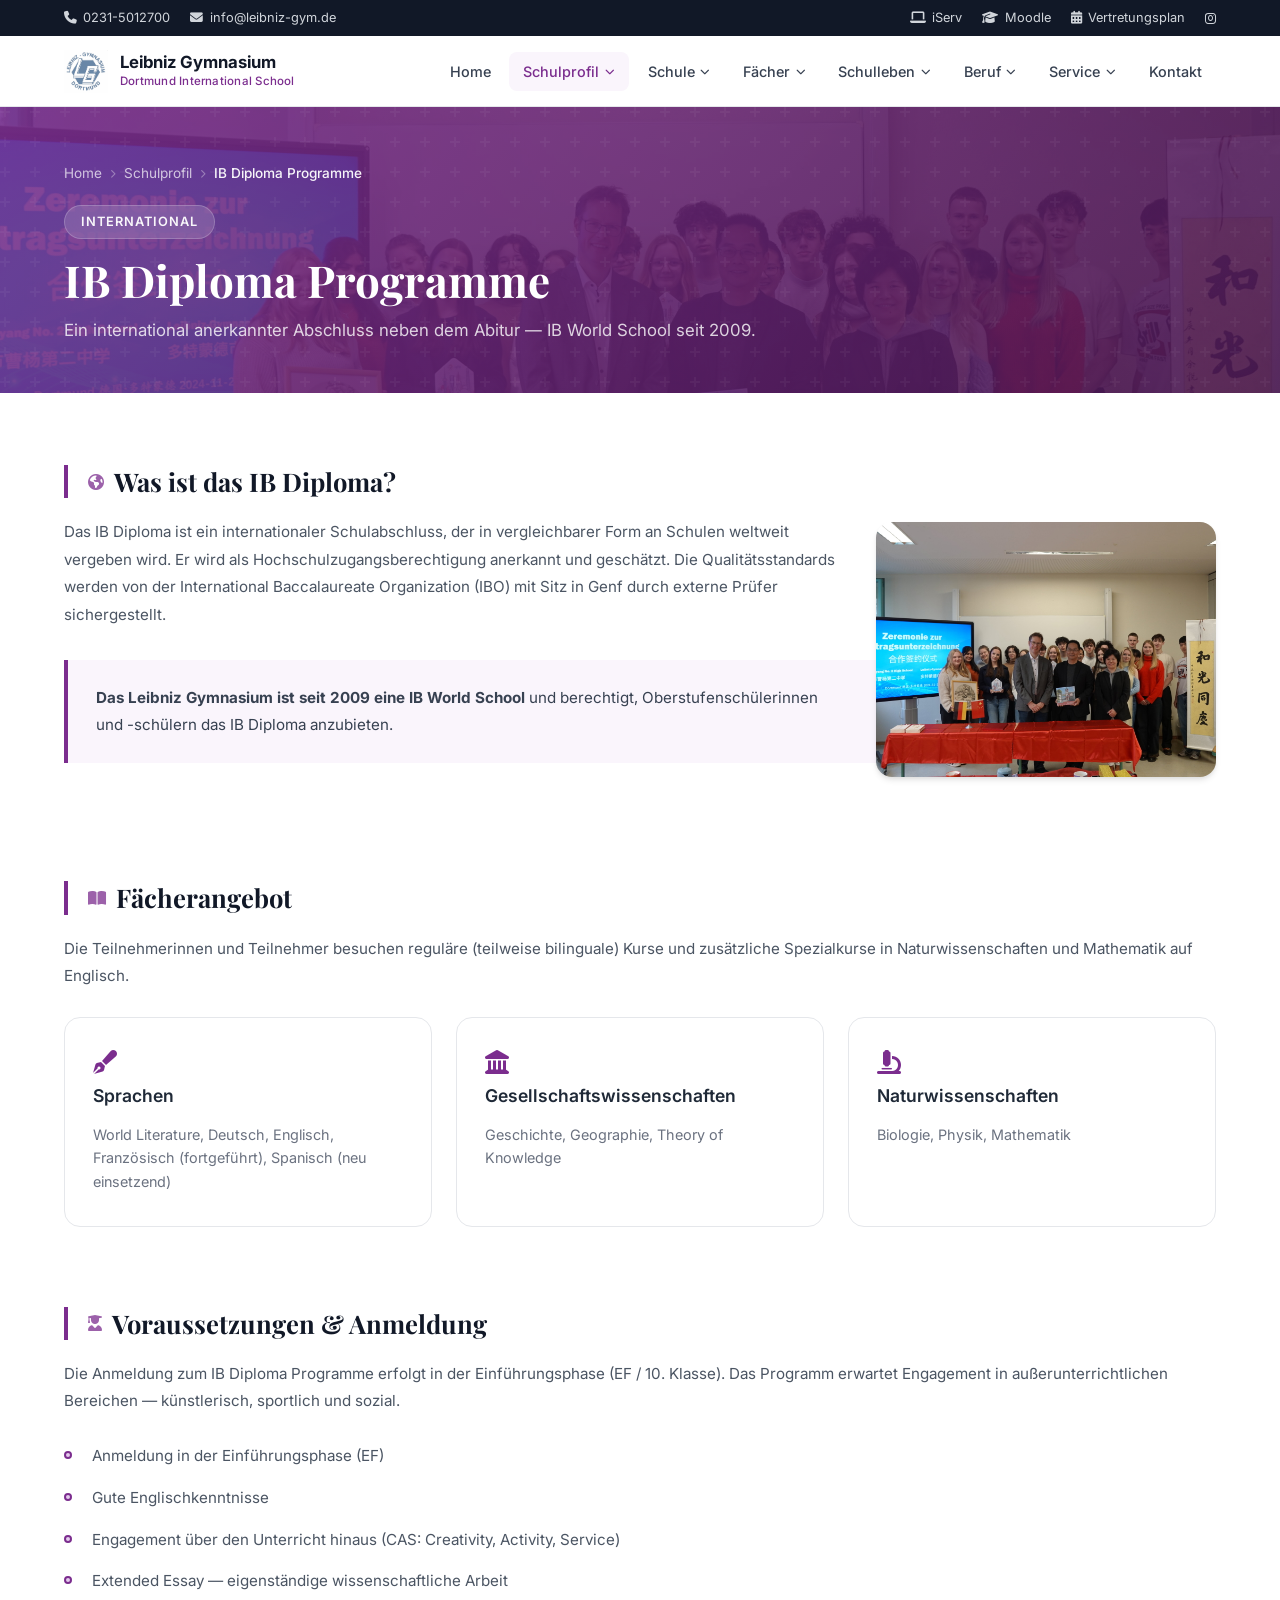
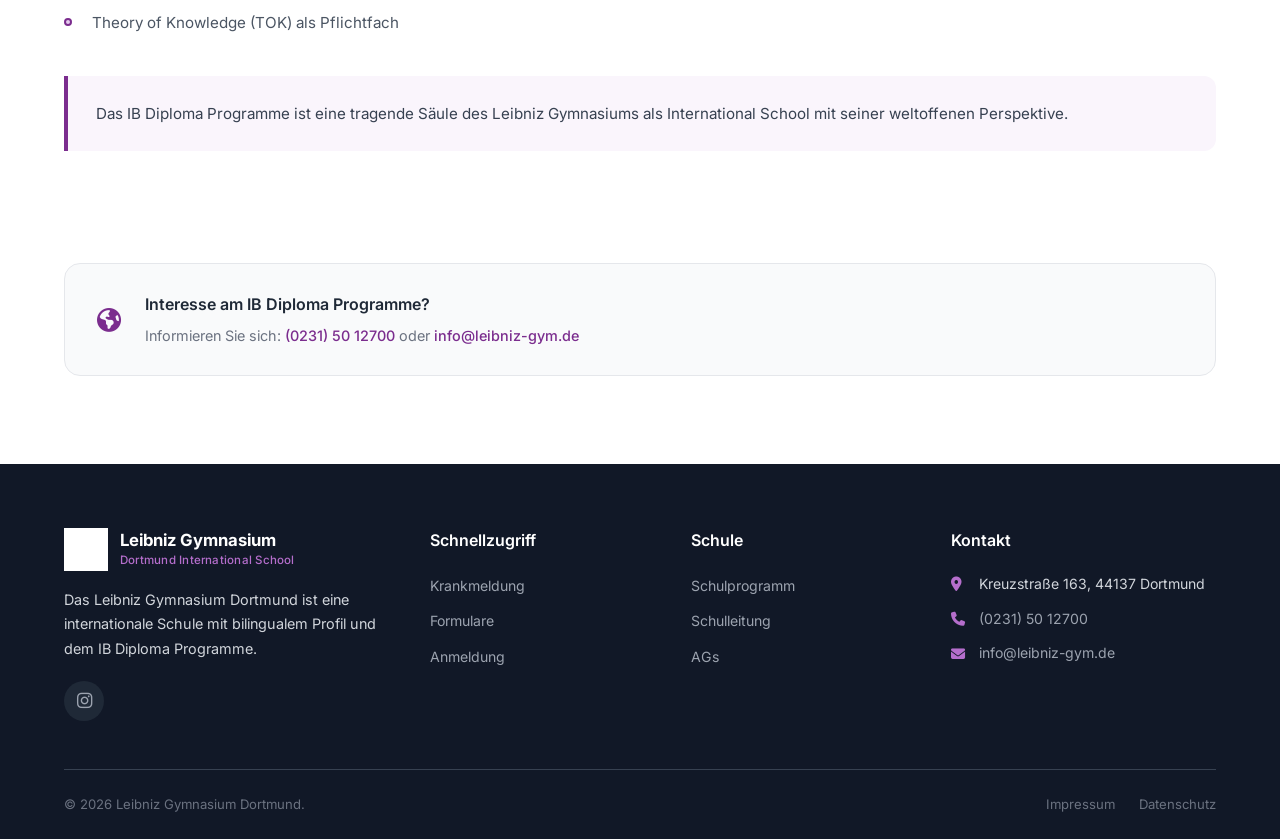
<file: ib-diploma.html>
<!DOCTYPE html>
<html lang="de">
<head>
    <meta charset="UTF-8">
    <meta name="viewport" content="width=device-width, initial-scale=1.0">
    <title>IB Diploma Programme - Leibniz Gymnasium Dortmund</title>
    <link rel="preconnect" href="https://fonts.googleapis.com">
    <link rel="preconnect" href="https://fonts.gstatic.com" crossorigin>
    <link href="https://fonts.googleapis.com/css2?family=Inter:wght@300;400;500;600;700;800&family=Playfair+Display:wght@700&display=swap" rel="stylesheet">
    <link rel="stylesheet" href="https://cdnjs.cloudflare.com/ajax/libs/font-awesome/6.5.1/css/all.min.css">
    <link rel="stylesheet" href="css/style.css">
</head>
<body>
    <div class="top-bar"><div class="container"><div class="top-bar-content"><div class="top-bar-left"><a href="tel:02315012700"><i class="fas fa-phone"></i> 0231-5012700</a><a href="mailto:info@leibniz-gym.de"><i class="fas fa-envelope"></i> info@leibniz-gym.de</a></div><div class="top-bar-right"><a href="#" title="iServ"><i class="fas fa-laptop"></i> iServ</a><a href="#" title="Moodle"><i class="fas fa-graduation-cap"></i> Moodle</a><a href="#" title="Vertretungsplan"><i class="fas fa-calendar-alt"></i> Vertretungsplan</a><a href="https://www.instagram.com/leibnizgymdo/" target="_blank" title="Instagram"><i class="fab fa-instagram"></i></a></div></div></div></div>
    <header class="navbar" id="navbar"><div class="container"><div class="nav-content">
        <a href="index.html" class="logo"><img src="img/logo.png" alt="Leibniz Gymnasium Logo" class="logo-img"><div class="logo-text"><span class="logo-name">Leibniz Gymnasium</span><span class="logo-sub">Dortmund International School</span></div></a>
        <nav class="nav-menu" id="navMenu"><ul class="nav-list">
            <li class="nav-item"><a href="index.html" class="nav-link">Home</a></li>
            <li class="nav-item has-dropdown"><a href="schulprofil.html" class="nav-link active">Schulprofil <i class="fas fa-chevron-down"></i></a><ul class="dropdown"><li><a href="bili-mint.html">Bili plus MINT</a></li><li><a href="ib-diploma.html">IB Diploma Programme</a></li><li><a href="schulprofil.html#leitbild">Leitbild</a></li><li><a href="schulprofil.html#nawi">Naturwissenschaften</a></li></ul></li>
            <li class="nav-item has-dropdown"><a href="schule.html" class="nav-link">Schule <i class="fas fa-chevron-down"></i></a><ul class="dropdown"><li><a href="schule.html#erprobungsstufe">Erprobungsstufe</a></li><li><a href="schule.html#mittelstufe">Mittelstufe</a></li><li><a href="schule.html#oberstufe">Oberstufe</a></li><li><a href="schule.html#organisation">Organisation</a></li></ul></li>
            <li class="nav-item has-dropdown"><a href="unterrichtsfaecher.html" class="nav-link">F&auml;cher <i class="fas fa-chevron-down"></i></a><ul class="dropdown"><li><a href="unterrichtsfaecher.html#sprachen">Sprachen</a></li><li><a href="unterrichtsfaecher.html#nawi">MINT</a></li><li><a href="unterrichtsfaecher.html#gesellschaft">Gesellschaftswiss.</a></li><li><a href="unterrichtsfaecher.html#musisch">Musisch-k&uuml;nstlerisch</a></li><li><a href="unterrichtsfaecher.html#stundentafel">Wahlpflicht</a></li></ul></li>
            <li class="nav-item has-dropdown"><a href="schulleben.html" class="nav-link">Schulleben <i class="fas fa-chevron-down"></i></a><ul class="dropdown"><li><a href="schulleben.html#ags">AGs</a></li><li><a href="schulleben.html#theater">Theater</a></li><li><a href="schulleben.html#bigband">Bigband</a></li><li><a href="schulleben.html#austausch">Sch&uuml;leraustausch</a></li><li><a href="schulleben.html#mun">Model United Nations</a></li></ul></li>
            <li class="nav-item has-dropdown"><a href="berufsvorbereitung.html" class="nav-link">Beruf <i class="fas fa-chevron-down"></i></a><ul class="dropdown"><li><a href="berufsvorbereitung.html#potentialanalyse">Potentialanalyse</a></li><li><a href="berufsvorbereitung.html#praktikum">Praktikum</a></li><li><a href="berufsvorbereitung.html#studienberatung">Studienberatung</a></li></ul></li>
            <li class="nav-item has-dropdown"><a href="service.html" class="nav-link">Service <i class="fas fa-chevron-down"></i></a><ul class="dropdown"><li><a href="service.html#anmeldung">Anmeldung</a></li><li><a href="service.html#beratung">Beratung</a></li><li><a href="service.html#formulare">Formulare</a></li><li><a href="service.html#krankmeldung">Krankmeldung</a></li></ul></li>
            <li class="nav-item"><a href="kontakt.html" class="nav-link">Kontakt</a></li>
        </ul></nav>
        <button class="nav-toggle" id="navToggle" aria-label="Men&uuml; &ouml;ffnen"><span></span><span></span><span></span></button>
    </div></div></header>

    <section class="page-header">
        <div class="page-header-bg"><img src="img/school-china.jpg" alt=""></div>
        <div class="container">
            <nav class="breadcrumb"><a href="index.html">Home</a><i class="fas fa-chevron-right sep"></i><a href="schulprofil.html">Schulprofil</a><i class="fas fa-chevron-right sep"></i><span class="current">IB Diploma Programme</span></nav>
            <div class="page-header-content">
                <span class="section-tag">International</span>
                <h1 class="page-title">IB Diploma Programme</h1>
                <p class="page-desc">Ein international anerkannter Abschluss neben dem Abitur &mdash; IB World School seit 2009.</p>
            </div>
        </div>
    </section>

    <section class="page-content">
        <div class="container">
            <div class="content-section">
                <h2><i class="fas fa-globe-americas"></i> Was ist das IB Diploma?</h2>
                <div class="content-image content-image-right"><img src="img/school-china.jpg" alt="IB Diploma Programme"></div>
                <p>Das IB Diploma ist ein internationaler Schulabschluss, der in vergleichbarer Form an Schulen weltweit vergeben wird. Er wird als Hochschulzugangsberechtigung anerkannt und gesch&auml;tzt. Die Qualit&auml;tsstandards werden von der International Baccalaureate Organization (IBO) mit Sitz in Genf durch externe Pr&uuml;fer sichergestellt.</p>
                <div class="info-box">
                    <p><strong>Das Leibniz Gymnasium ist seit 2009 eine IB World School</strong> und berechtigt, Oberstufensch&uuml;lerinnen und -sch&uuml;lern das IB Diploma anzubieten.</p>
                </div>
            </div>

            <div class="content-section">
                <h2><i class="fas fa-book-open"></i> F&auml;cherangebot</h2>
                <p>Die Teilnehmerinnen und Teilnehmer besuchen regul&auml;re (teilweise bilinguale) Kurse und zus&auml;tzliche Spezialkurse in Naturwissenschaften und Mathematik auf Englisch.</p>
                <div class="content-grid">
                    <div class="content-card"><i class="fas fa-pen-fancy"></i><h3>Sprachen</h3><p>World Literature, Deutsch, Englisch, Franz&ouml;sisch (fortgef&uuml;hrt), Spanisch (neu einsetzend)</p></div>
                    <div class="content-card"><i class="fas fa-landmark"></i><h3>Gesellschaftswissenschaften</h3><p>Geschichte, Geographie, Theory of Knowledge</p></div>
                    <div class="content-card"><i class="fas fa-microscope"></i><h3>Naturwissenschaften</h3><p>Biologie, Physik, Mathematik</p></div>
                </div>
            </div>

            <div class="content-section">
                <h2><i class="fas fa-user-graduate"></i> Voraussetzungen &amp; Anmeldung</h2>
                <p>Die Anmeldung zum IB Diploma Programme erfolgt in der Einf&uuml;hrungsphase (EF / 10. Klasse). Das Programm erwartet Engagement in au&szlig;erunterrichtlichen Bereichen &mdash; k&uuml;nstlerisch, sportlich und sozial.</p>
                <ul>
                    <li>Anmeldung in der Einf&uuml;hrungsphase (EF)</li>
                    <li>Gute Englischkenntnisse</li>
                    <li>Engagement &uuml;ber den Unterricht hinaus (CAS: Creativity, Activity, Service)</li>
                    <li>Extended Essay &mdash; eigenst&auml;ndige wissenschaftliche Arbeit</li>
                    <li>Theory of Knowledge (TOK) als Pflichtfach</li>
                </ul>
                <div class="info-box">
                    <p>Das IB Diploma Programme ist eine tragende S&auml;ule des Leibniz Gymnasiums als International School mit seiner weltoffenen Perspektive.</p>
                </div>
            </div>

            <div class="section-contact-box">
                <i class="fas fa-globe-americas"></i>
                <div class="contact-box-content">
                    <h4>Interesse am IB Diploma Programme?</h4>
                    <p>Informieren Sie sich: <a href="tel:02315012700">(0231) 50 12700</a> oder <a href="mailto:info@leibniz-gym.de">info@leibniz-gym.de</a></p>
                </div>
            </div>
        </div>
    </section>

    <footer class="footer"><div class="container"><div class="footer-grid">
        <div class="footer-about"><div class="footer-logo"><img src="img/logo.png" alt="Leibniz Gymnasium Logo" class="logo-img"><div class="logo-text"><span class="logo-name">Leibniz Gymnasium</span><span class="logo-sub">Dortmund International School</span></div></div><p>Das Leibniz Gymnasium Dortmund ist eine internationale Schule mit bilingualem Profil und dem IB Diploma Programme.</p><div class="footer-social"><a href="https://www.instagram.com/leibnizgymdo/" target="_blank" aria-label="Instagram"><i class="fab fa-instagram"></i></a></div></div>
        <div class="footer-links"><h4>Schnellzugriff</h4><ul><li><a href="service.html#krankmeldung">Krankmeldung</a></li><li><a href="service.html#formulare">Formulare</a></li><li><a href="service.html#anmeldung">Anmeldung</a></li></ul></div>
        <div class="footer-links"><h4>Schule</h4><ul><li><a href="schulprofil.html">Schulprogramm</a></li><li><a href="kontakt.html#schulleitung">Schulleitung</a></li><li><a href="schulleben.html#ags">AGs</a></li></ul></div>
        <div class="footer-contact"><h4>Kontakt</h4><ul><li><i class="fas fa-map-marker-alt"></i> Kreuzstra&szlig;e 163, 44137 Dortmund</li><li><i class="fas fa-phone"></i> <a href="tel:02315012700">(0231) 50 12700</a></li><li><i class="fas fa-envelope"></i> <a href="mailto:info@leibniz-gym.de">info@leibniz-gym.de</a></li></ul></div>
    </div><div class="footer-bottom"><p>&copy; 2026 Leibniz Gymnasium Dortmund.</p><div class="footer-legal"><a href="impressum.html">Impressum</a><a href="datenschutz.html">Datenschutz</a></div></div></div></footer>
    <script src="js/script.js"></script>
</body>
</html>
</file>
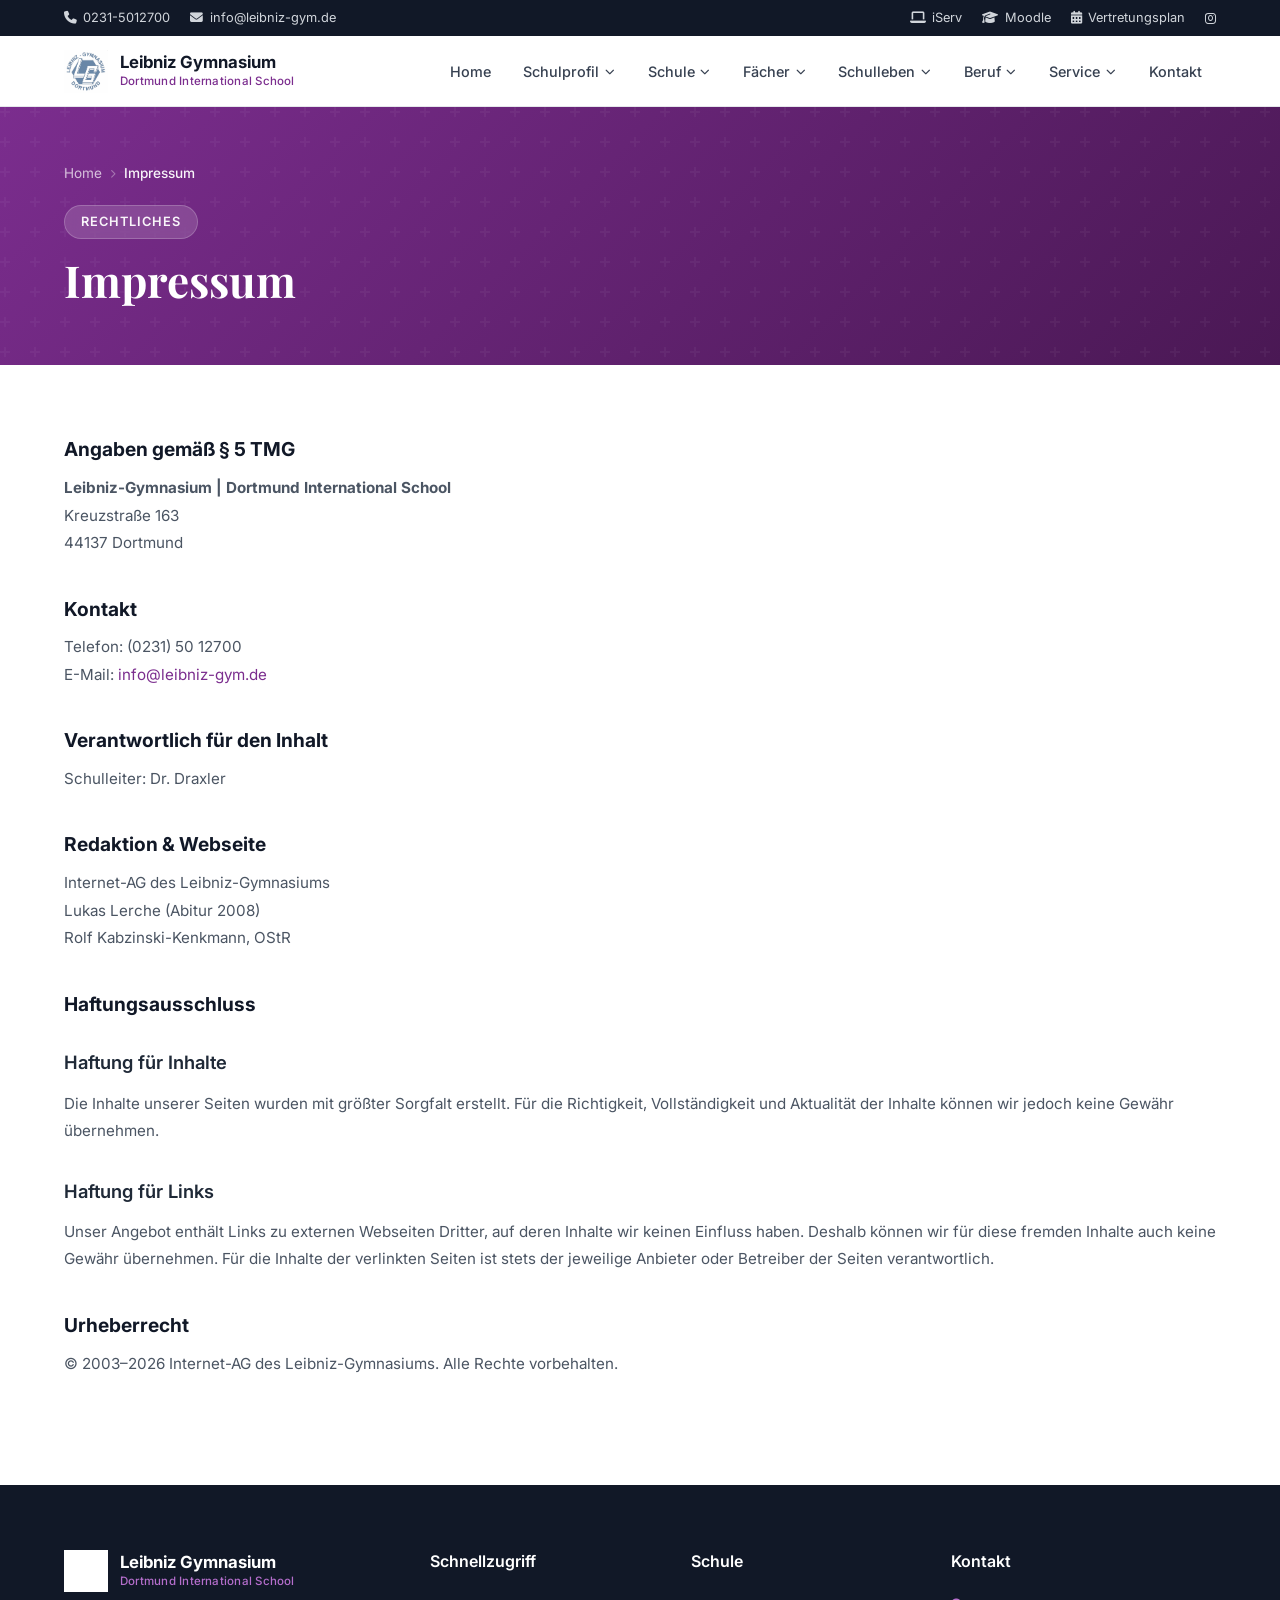
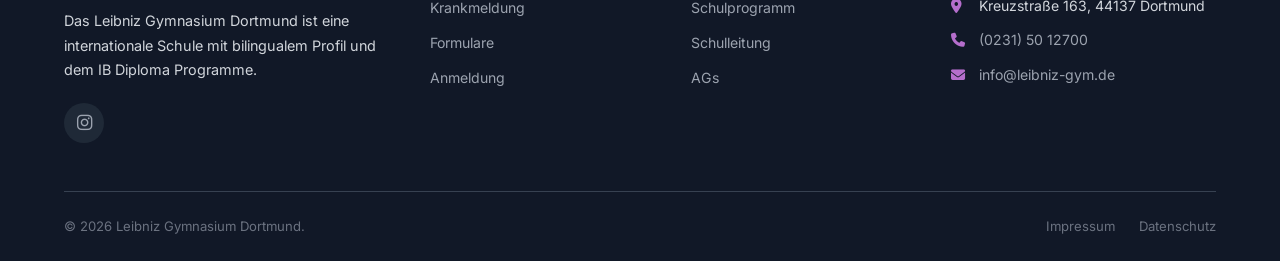
<file: impressum.html>
<!DOCTYPE html>
<html lang="de">
<head>
    <meta charset="UTF-8">
    <meta name="viewport" content="width=device-width, initial-scale=1.0">
    <title>Impressum - Leibniz Gymnasium Dortmund</title>
    <link rel="preconnect" href="https://fonts.googleapis.com">
    <link rel="preconnect" href="https://fonts.gstatic.com" crossorigin>
    <link href="https://fonts.googleapis.com/css2?family=Inter:wght@300;400;500;600;700;800&family=Playfair+Display:wght@700&display=swap" rel="stylesheet">
    <link rel="stylesheet" href="https://cdnjs.cloudflare.com/ajax/libs/font-awesome/6.5.1/css/all.min.css">
    <link rel="stylesheet" href="css/style.css">
</head>
<body>
    <div class="top-bar"><div class="container"><div class="top-bar-content"><div class="top-bar-left"><a href="tel:02315012700"><i class="fas fa-phone"></i> 0231-5012700</a><a href="mailto:info@leibniz-gym.de"><i class="fas fa-envelope"></i> info@leibniz-gym.de</a></div><div class="top-bar-right"><a href="#" title="iServ"><i class="fas fa-laptop"></i> iServ</a><a href="#" title="Moodle"><i class="fas fa-graduation-cap"></i> Moodle</a><a href="#" title="Vertretungsplan"><i class="fas fa-calendar-alt"></i> Vertretungsplan</a><a href="https://www.instagram.com/leibnizgymdo/" target="_blank" title="Instagram"><i class="fab fa-instagram"></i></a></div></div></div></div>
    <header class="navbar" id="navbar"><div class="container"><div class="nav-content">
        <a href="index.html" class="logo"><img src="img/logo.png" alt="Leibniz Gymnasium Logo" class="logo-img"><div class="logo-text"><span class="logo-name">Leibniz Gymnasium</span><span class="logo-sub">Dortmund International School</span></div></a>
        <nav class="nav-menu" id="navMenu"><ul class="nav-list">
            <li class="nav-item"><a href="index.html" class="nav-link">Home</a></li>
            <li class="nav-item has-dropdown"><a href="schulprofil.html" class="nav-link">Schulprofil <i class="fas fa-chevron-down"></i></a><ul class="dropdown"><li><a href="bili-mint.html">Bili plus MINT</a></li><li><a href="ib-diploma.html">IB Diploma Programme</a></li><li><a href="schulprofil.html#leitbild">Leitbild</a></li><li><a href="schulprofil.html#nawi">Naturwissenschaften</a></li></ul></li>
            <li class="nav-item has-dropdown"><a href="schule.html" class="nav-link">Schule <i class="fas fa-chevron-down"></i></a><ul class="dropdown"><li><a href="schule.html#erprobungsstufe">Erprobungsstufe</a></li><li><a href="schule.html#mittelstufe">Mittelstufe</a></li><li><a href="schule.html#oberstufe">Oberstufe</a></li><li><a href="schule.html#organisation">Organisation</a></li></ul></li>
            <li class="nav-item has-dropdown"><a href="unterrichtsfaecher.html" class="nav-link">F&auml;cher <i class="fas fa-chevron-down"></i></a><ul class="dropdown"><li><a href="unterrichtsfaecher.html#sprachen">Sprachen</a></li><li><a href="unterrichtsfaecher.html#nawi">MINT</a></li><li><a href="unterrichtsfaecher.html#gesellschaft">Gesellschaftswiss.</a></li><li><a href="unterrichtsfaecher.html#musisch">Musisch-k&uuml;nstlerisch</a></li><li><a href="unterrichtsfaecher.html#stundentafel">Wahlpflicht</a></li></ul></li>
            <li class="nav-item has-dropdown"><a href="schulleben.html" class="nav-link">Schulleben <i class="fas fa-chevron-down"></i></a><ul class="dropdown"><li><a href="schulleben.html#ags">AGs</a></li><li><a href="schulleben.html#theater">Theater</a></li><li><a href="schulleben.html#bigband">Bigband</a></li><li><a href="schulleben.html#austausch">Sch&uuml;leraustausch</a></li><li><a href="schulleben.html#mun">Model United Nations</a></li></ul></li>
            <li class="nav-item has-dropdown"><a href="berufsvorbereitung.html" class="nav-link">Beruf <i class="fas fa-chevron-down"></i></a><ul class="dropdown"><li><a href="berufsvorbereitung.html#potentialanalyse">Potentialanalyse</a></li><li><a href="berufsvorbereitung.html#praktikum">Praktikum</a></li><li><a href="berufsvorbereitung.html#studienberatung">Studienberatung</a></li></ul></li>
            <li class="nav-item has-dropdown"><a href="service.html" class="nav-link">Service <i class="fas fa-chevron-down"></i></a><ul class="dropdown"><li><a href="service.html#anmeldung">Anmeldung</a></li><li><a href="service.html#beratung">Beratung</a></li><li><a href="service.html#formulare">Formulare</a></li><li><a href="service.html#krankmeldung">Krankmeldung</a></li></ul></li>
            <li class="nav-item"><a href="kontakt.html" class="nav-link">Kontakt</a></li>
        </ul></nav>
        <button class="nav-toggle" id="navToggle" aria-label="Men&uuml; &ouml;ffnen"><span></span><span></span><span></span></button>
    </div></div></header>

    <section class="page-header">
        <div class="container">
            <nav class="breadcrumb"><a href="index.html">Home</a><i class="fas fa-chevron-right sep"></i><span class="current">Impressum</span></nav>
            <div class="page-header-content">
                <span class="section-tag">Rechtliches</span>
                <h1 class="page-title">Impressum</h1>
            </div>
        </div>
    </section>

    <section class="page-content">
        <div class="container">
            <div class="content-section legal-content">
                <h2>Angaben gem&auml;&szlig; &sect; 5 TMG</h2>
                <p><strong>Leibniz-Gymnasium | Dortmund International School</strong><br>
                Kreuzstra&szlig;e 163<br>
                44137 Dortmund</p>

                <h2>Kontakt</h2>
                <p>Telefon: (0231) 50 12700<br>
                E-Mail: <a href="mailto:info@leibniz-gym.de" style="color:var(--primary);">info@leibniz-gym.de</a></p>

                <h2>Verantwortlich f&uuml;r den Inhalt</h2>
                <p>Schulleiter: Dr. Draxler</p>

                <h2>Redaktion &amp; Webseite</h2>
                <p>Internet-AG des Leibniz-Gymnasiums<br>
                Lukas Lerche (Abitur 2008)<br>
                Rolf Kabzinski-Kenkmann, OStR</p>

                <h2>Haftungsausschluss</h2>
                <h3>Haftung f&uuml;r Inhalte</h3>
                <p>Die Inhalte unserer Seiten wurden mit gr&ouml;&szlig;ter Sorgfalt erstellt. F&uuml;r die Richtigkeit, Vollst&auml;ndigkeit und Aktualit&auml;t der Inhalte k&ouml;nnen wir jedoch keine Gew&auml;hr &uuml;bernehmen.</p>

                <h3>Haftung f&uuml;r Links</h3>
                <p>Unser Angebot enth&auml;lt Links zu externen Webseiten Dritter, auf deren Inhalte wir keinen Einfluss haben. Deshalb k&ouml;nnen wir f&uuml;r diese fremden Inhalte auch keine Gew&auml;hr &uuml;bernehmen. F&uuml;r die Inhalte der verlinkten Seiten ist stets der jeweilige Anbieter oder Betreiber der Seiten verantwortlich.</p>

                <h2>Urheberrecht</h2>
                <p>&copy; 2003&ndash;2026 Internet-AG des Leibniz-Gymnasiums. Alle Rechte vorbehalten.</p>
            </div>
        </div>
    </section>

    <footer class="footer"><div class="container"><div class="footer-grid">
        <div class="footer-about"><div class="footer-logo"><img src="img/logo.png" alt="Leibniz Gymnasium Logo" class="logo-img"><div class="logo-text"><span class="logo-name">Leibniz Gymnasium</span><span class="logo-sub">Dortmund International School</span></div></div><p>Das Leibniz Gymnasium Dortmund ist eine internationale Schule mit bilingualem Profil und dem IB Diploma Programme.</p><div class="footer-social"><a href="https://www.instagram.com/leibnizgymdo/" target="_blank" aria-label="Instagram"><i class="fab fa-instagram"></i></a></div></div>
        <div class="footer-links"><h4>Schnellzugriff</h4><ul><li><a href="service.html#krankmeldung">Krankmeldung</a></li><li><a href="service.html#formulare">Formulare</a></li><li><a href="service.html#anmeldung">Anmeldung</a></li></ul></div>
        <div class="footer-links"><h4>Schule</h4><ul><li><a href="schulprofil.html">Schulprogramm</a></li><li><a href="kontakt.html#schulleitung">Schulleitung</a></li><li><a href="schulleben.html#ags">AGs</a></li></ul></div>
        <div class="footer-contact"><h4>Kontakt</h4><ul><li><i class="fas fa-map-marker-alt"></i> Kreuzstra&szlig;e 163, 44137 Dortmund</li><li><i class="fas fa-phone"></i> <a href="tel:02315012700">(0231) 50 12700</a></li><li><i class="fas fa-envelope"></i> <a href="mailto:info@leibniz-gym.de">info@leibniz-gym.de</a></li></ul></div>
    </div><div class="footer-bottom"><p>&copy; 2026 Leibniz Gymnasium Dortmund.</p><div class="footer-legal"><a href="impressum.html">Impressum</a><a href="datenschutz.html">Datenschutz</a></div></div></div></footer>
    <script src="js/script.js"></script>
</body>
</html>
</file>
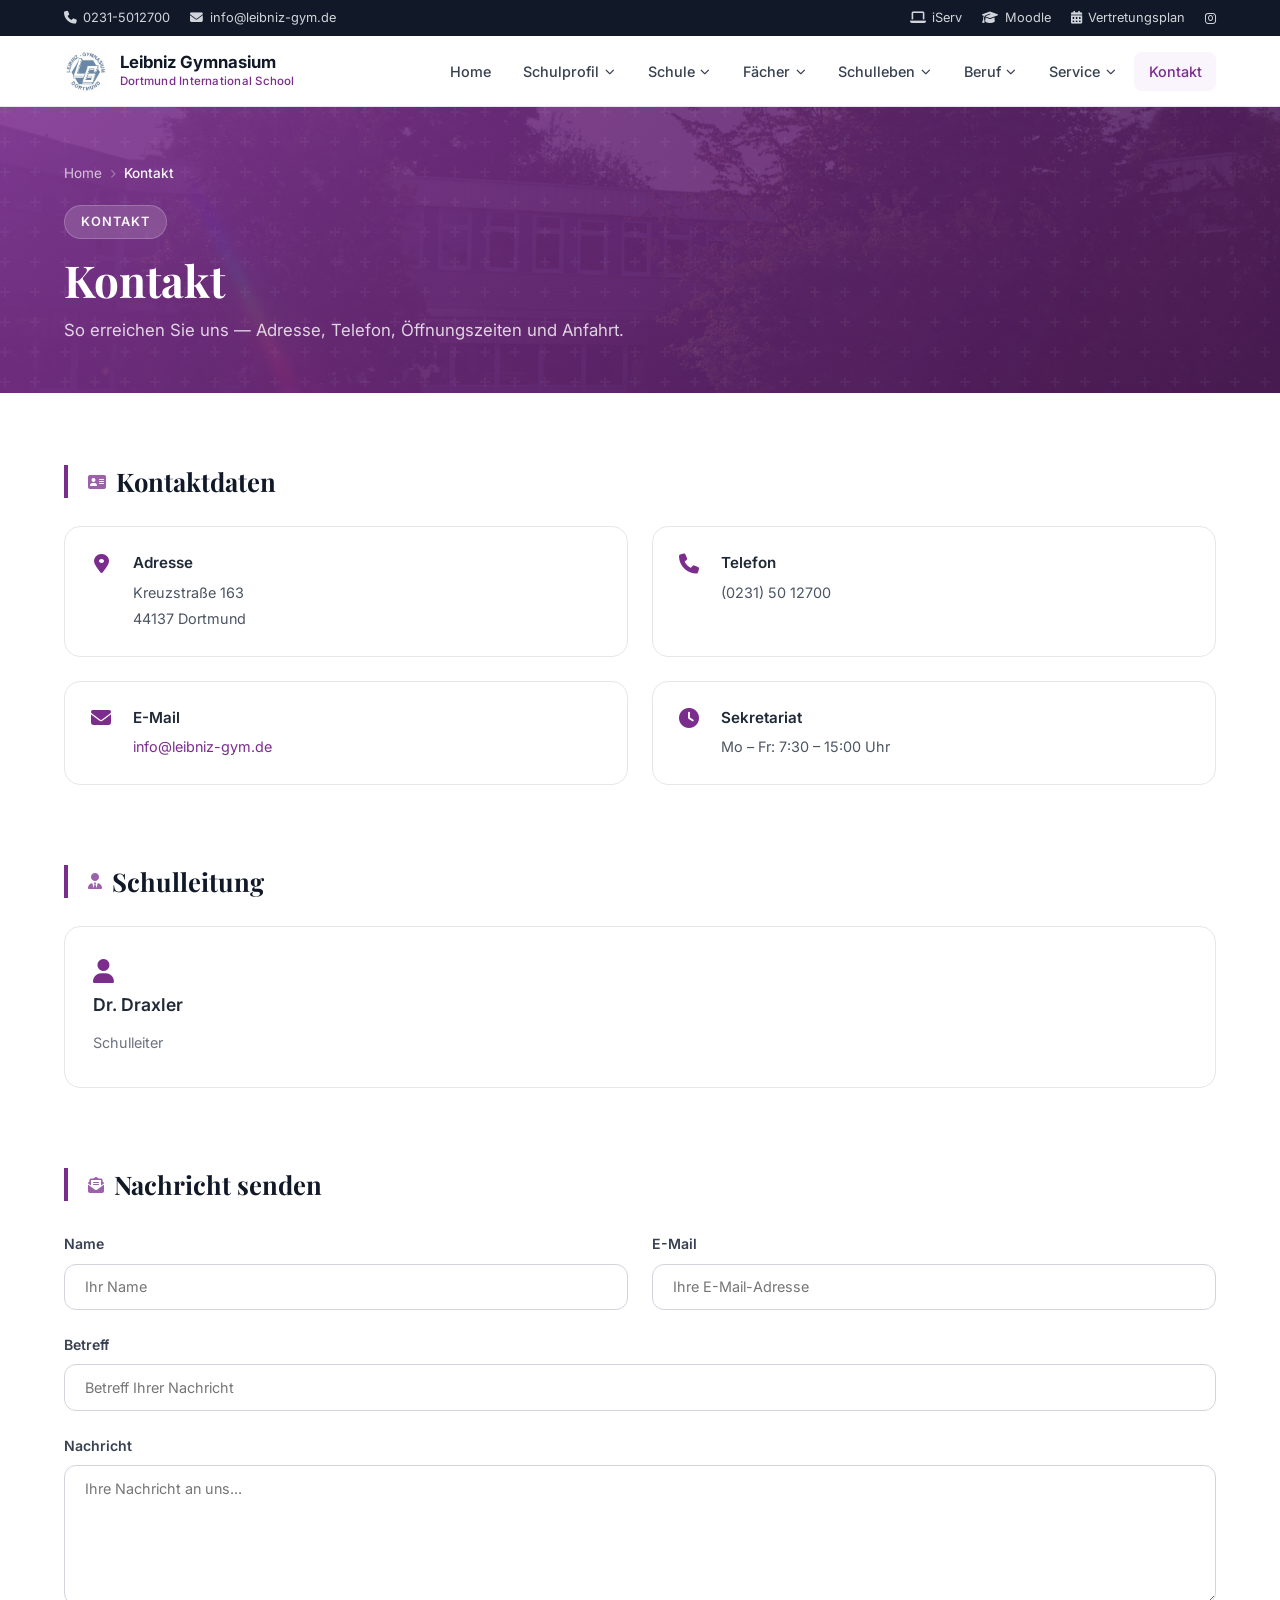
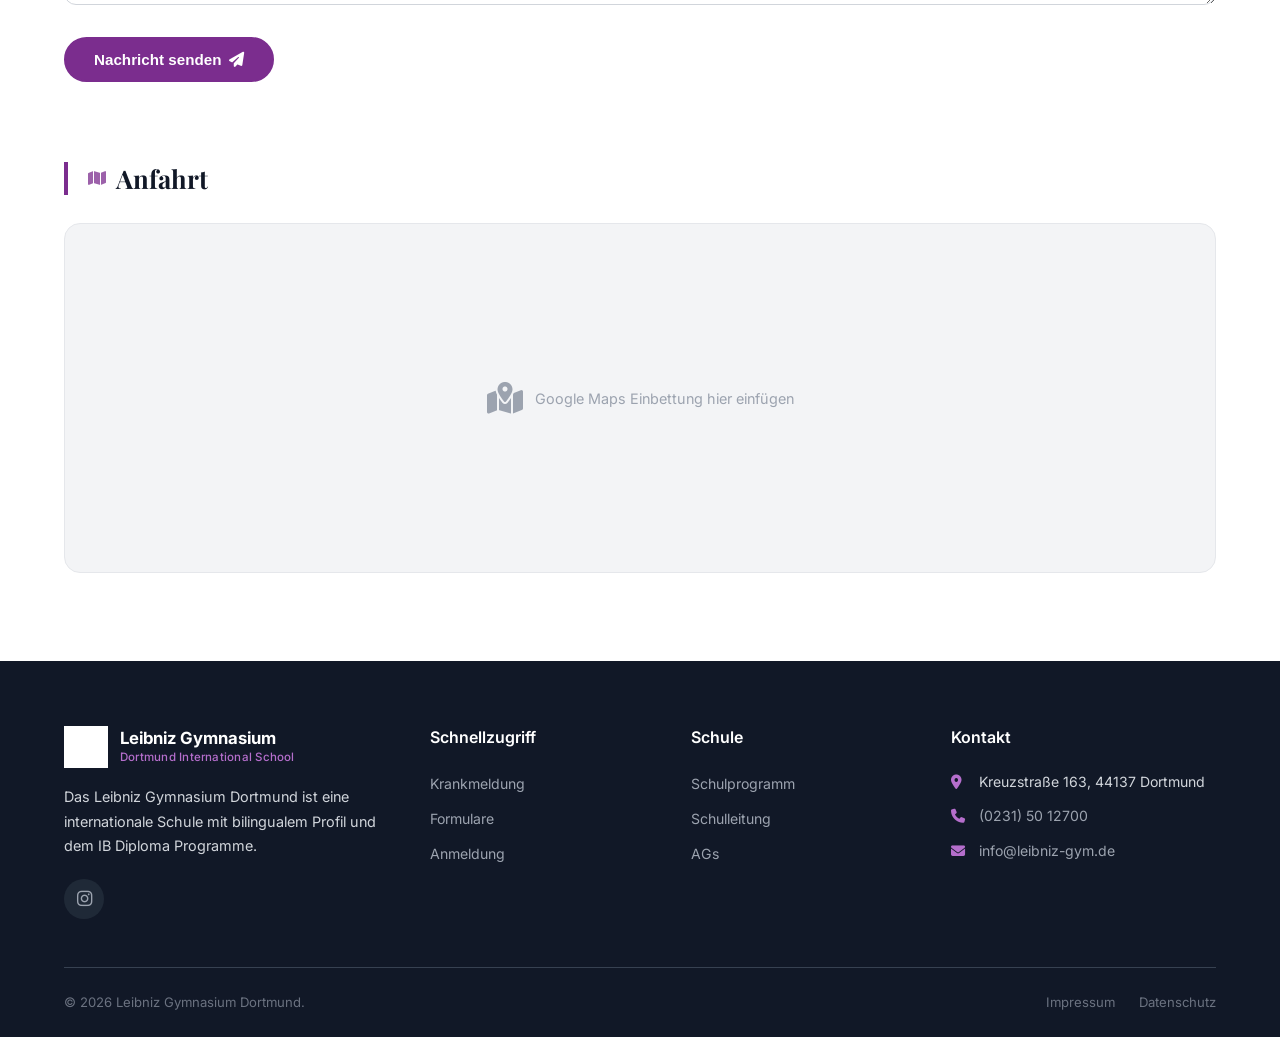
<file: kontakt.html>
<!DOCTYPE html>
<html lang="de">
<head>
    <meta charset="UTF-8">
    <meta name="viewport" content="width=device-width, initial-scale=1.0">
    <title>Kontakt - Leibniz Gymnasium Dortmund</title>
    <link rel="preconnect" href="https://fonts.googleapis.com">
    <link rel="preconnect" href="https://fonts.gstatic.com" crossorigin>
    <link href="https://fonts.googleapis.com/css2?family=Inter:wght@300;400;500;600;700;800&family=Playfair+Display:wght@700&display=swap" rel="stylesheet">
    <link rel="stylesheet" href="https://cdnjs.cloudflare.com/ajax/libs/font-awesome/6.5.1/css/all.min.css">
    <link rel="stylesheet" href="css/style.css">
</head>
<body>
    <div class="top-bar"><div class="container"><div class="top-bar-content"><div class="top-bar-left"><a href="tel:02315012700"><i class="fas fa-phone"></i> 0231-5012700</a><a href="mailto:info@leibniz-gym.de"><i class="fas fa-envelope"></i> info@leibniz-gym.de</a></div><div class="top-bar-right"><a href="#" title="iServ"><i class="fas fa-laptop"></i> iServ</a><a href="#" title="Moodle"><i class="fas fa-graduation-cap"></i> Moodle</a><a href="#" title="Vertretungsplan"><i class="fas fa-calendar-alt"></i> Vertretungsplan</a><a href="https://www.instagram.com/leibnizgymdo/" target="_blank" title="Instagram"><i class="fab fa-instagram"></i></a></div></div></div></div>
    <header class="navbar" id="navbar"><div class="container"><div class="nav-content">
        <a href="index.html" class="logo"><img src="img/logo.png" alt="Leibniz Gymnasium Logo" class="logo-img"><div class="logo-text"><span class="logo-name">Leibniz Gymnasium</span><span class="logo-sub">Dortmund International School</span></div></a>
        <nav class="nav-menu" id="navMenu"><ul class="nav-list">
            <li class="nav-item"><a href="index.html" class="nav-link">Home</a></li>
            <li class="nav-item has-dropdown"><a href="schulprofil.html" class="nav-link">Schulprofil <i class="fas fa-chevron-down"></i></a><ul class="dropdown"><li><a href="bili-mint.html">Bili plus MINT</a></li><li><a href="ib-diploma.html">IB Diploma Programme</a></li><li><a href="schulprofil.html#leitbild">Leitbild</a></li><li><a href="schulprofil.html#nawi">Naturwissenschaften</a></li></ul></li>
            <li class="nav-item has-dropdown"><a href="schule.html" class="nav-link">Schule <i class="fas fa-chevron-down"></i></a><ul class="dropdown"><li><a href="schule.html#erprobungsstufe">Erprobungsstufe</a></li><li><a href="schule.html#mittelstufe">Mittelstufe</a></li><li><a href="schule.html#oberstufe">Oberstufe</a></li><li><a href="schule.html#organisation">Organisation</a></li></ul></li>
            <li class="nav-item has-dropdown"><a href="unterrichtsfaecher.html" class="nav-link">F&auml;cher <i class="fas fa-chevron-down"></i></a><ul class="dropdown"><li><a href="unterrichtsfaecher.html#sprachen">Sprachen</a></li><li><a href="unterrichtsfaecher.html#nawi">MINT</a></li><li><a href="unterrichtsfaecher.html#gesellschaft">Gesellschaftswiss.</a></li><li><a href="unterrichtsfaecher.html#musisch">Musisch-k&uuml;nstlerisch</a></li><li><a href="unterrichtsfaecher.html#stundentafel">Wahlpflicht</a></li></ul></li>
            <li class="nav-item has-dropdown"><a href="schulleben.html" class="nav-link">Schulleben <i class="fas fa-chevron-down"></i></a><ul class="dropdown"><li><a href="schulleben.html#ags">AGs</a></li><li><a href="schulleben.html#theater">Theater</a></li><li><a href="schulleben.html#bigband">Bigband</a></li><li><a href="schulleben.html#austausch">Sch&uuml;leraustausch</a></li><li><a href="schulleben.html#mun">Model United Nations</a></li></ul></li>
            <li class="nav-item has-dropdown"><a href="berufsvorbereitung.html" class="nav-link">Beruf <i class="fas fa-chevron-down"></i></a><ul class="dropdown"><li><a href="berufsvorbereitung.html#potentialanalyse">Potentialanalyse</a></li><li><a href="berufsvorbereitung.html#praktikum">Praktikum</a></li><li><a href="berufsvorbereitung.html#studienberatung">Studienberatung</a></li></ul></li>
            <li class="nav-item has-dropdown"><a href="service.html" class="nav-link">Service <i class="fas fa-chevron-down"></i></a><ul class="dropdown"><li><a href="service.html#anmeldung">Anmeldung</a></li><li><a href="service.html#beratung">Beratung</a></li><li><a href="service.html#formulare">Formulare</a></li><li><a href="service.html#krankmeldung">Krankmeldung</a></li></ul></li>
            <li class="nav-item"><a href="kontakt.html" class="nav-link active">Kontakt</a></li>
        </ul></nav>
        <button class="nav-toggle" id="navToggle" aria-label="Men&uuml; &ouml;ffnen"><span></span><span></span><span></span></button>
    </div></div></header>

    <section class="page-header">
        <div class="page-header-bg"><img src="img/school-building.jpg" alt=""></div>
        <div class="container">
            <nav class="breadcrumb"><a href="index.html">Home</a><i class="fas fa-chevron-right sep"></i><span class="current">Kontakt</span></nav>
            <div class="page-header-content">
                <span class="section-tag">Kontakt</span>
                <h1 class="page-title">Kontakt</h1>
                <p class="page-desc">So erreichen Sie uns &mdash; Adresse, Telefon, &Ouml;ffnungszeiten und Anfahrt.</p>
            </div>
        </div>
    </section>

    <section class="page-content">
        <div class="container">
            <div class="content-section">
                <h2><i class="fas fa-address-card"></i> Kontaktdaten</h2>
                <div class="contact-grid">
                    <div class="contact-info-item"><i class="fas fa-map-marker-alt"></i><div><h4>Adresse</h4><p>Kreuzstra&szlig;e 163<br>44137 Dortmund</p></div></div>
                    <div class="contact-info-item"><i class="fas fa-phone"></i><div><h4>Telefon</h4><p>(0231) 50 12700</p></div></div>
                    <div class="contact-info-item"><i class="fas fa-envelope"></i><div><h4>E-Mail</h4><p><a href="mailto:info@leibniz-gym.de" style="color:var(--primary);">info@leibniz-gym.de</a></p></div></div>
                    <div class="contact-info-item"><i class="fas fa-clock"></i><div><h4>Sekretariat</h4><p>Mo &ndash; Fr: 7:30 &ndash; 15:00 Uhr</p></div></div>
                </div>
            </div>

            <div class="content-section" id="schulleitung">
                <h2><i class="fas fa-user-tie"></i> Schulleitung</h2>
                <div class="content-grid">
                    <div class="content-card"><i class="fas fa-user"></i><h3>Dr. Draxler</h3><p>Schulleiter</p></div>
                </div>
            </div>

            <div class="content-section">
                <h2><i class="fas fa-envelope-open-text"></i> Nachricht senden</h2>
                <form class="contact-form" onsubmit="return false;">
                    <div class="contact-grid">
                        <div class="form-group"><label for="name">Name</label><input type="text" id="name" placeholder="Ihr Name"></div>
                        <div class="form-group"><label for="email">E-Mail</label><input type="email" id="email" placeholder="Ihre E-Mail-Adresse"></div>
                    </div>
                    <div class="form-group"><label for="betreff">Betreff</label><input type="text" id="betreff" placeholder="Betreff Ihrer Nachricht"></div>
                    <div class="form-group"><label for="nachricht">Nachricht</label><textarea id="nachricht" placeholder="Ihre Nachricht an uns..."></textarea></div>
                    <button type="submit" class="btn btn-primary">Nachricht senden <i class="fas fa-paper-plane"></i></button>
                </form>
            </div>

            <div class="content-section">
                <h2><i class="fas fa-map"></i> Anfahrt</h2>
                <div class="map-placeholder"><i class="fas fa-map-marked-alt" style="font-size:2rem;margin-right:0.75rem;"></i> Google Maps Einbettung hier einf&uuml;gen</div>
            </div>
        </div>
    </section>

    <footer class="footer"><div class="container"><div class="footer-grid">
        <div class="footer-about"><div class="footer-logo"><img src="img/logo.png" alt="Leibniz Gymnasium Logo" class="logo-img"><div class="logo-text"><span class="logo-name">Leibniz Gymnasium</span><span class="logo-sub">Dortmund International School</span></div></div><p>Das Leibniz Gymnasium Dortmund ist eine internationale Schule mit bilingualem Profil und dem IB Diploma Programme.</p><div class="footer-social"><a href="https://www.instagram.com/leibnizgymdo/" target="_blank" aria-label="Instagram"><i class="fab fa-instagram"></i></a></div></div>
        <div class="footer-links"><h4>Schnellzugriff</h4><ul><li><a href="service.html#krankmeldung">Krankmeldung</a></li><li><a href="service.html#formulare">Formulare</a></li><li><a href="service.html#anmeldung">Anmeldung</a></li></ul></div>
        <div class="footer-links"><h4>Schule</h4><ul><li><a href="schulprofil.html">Schulprogramm</a></li><li><a href="kontakt.html#schulleitung">Schulleitung</a></li><li><a href="schulleben.html#ags">AGs</a></li></ul></div>
        <div class="footer-contact"><h4>Kontakt</h4><ul><li><i class="fas fa-map-marker-alt"></i> Kreuzstra&szlig;e 163, 44137 Dortmund</li><li><i class="fas fa-phone"></i> <a href="tel:02315012700">(0231) 50 12700</a></li><li><i class="fas fa-envelope"></i> <a href="mailto:info@leibniz-gym.de">info@leibniz-gym.de</a></li></ul></div>
    </div><div class="footer-bottom"><p>&copy; 2026 Leibniz Gymnasium Dortmund.</p><div class="footer-legal"><a href="impressum.html">Impressum</a><a href="datenschutz.html">Datenschutz</a></div></div></div></footer>
    <script src="js/script.js"></script>
</body>
</html>
</file>
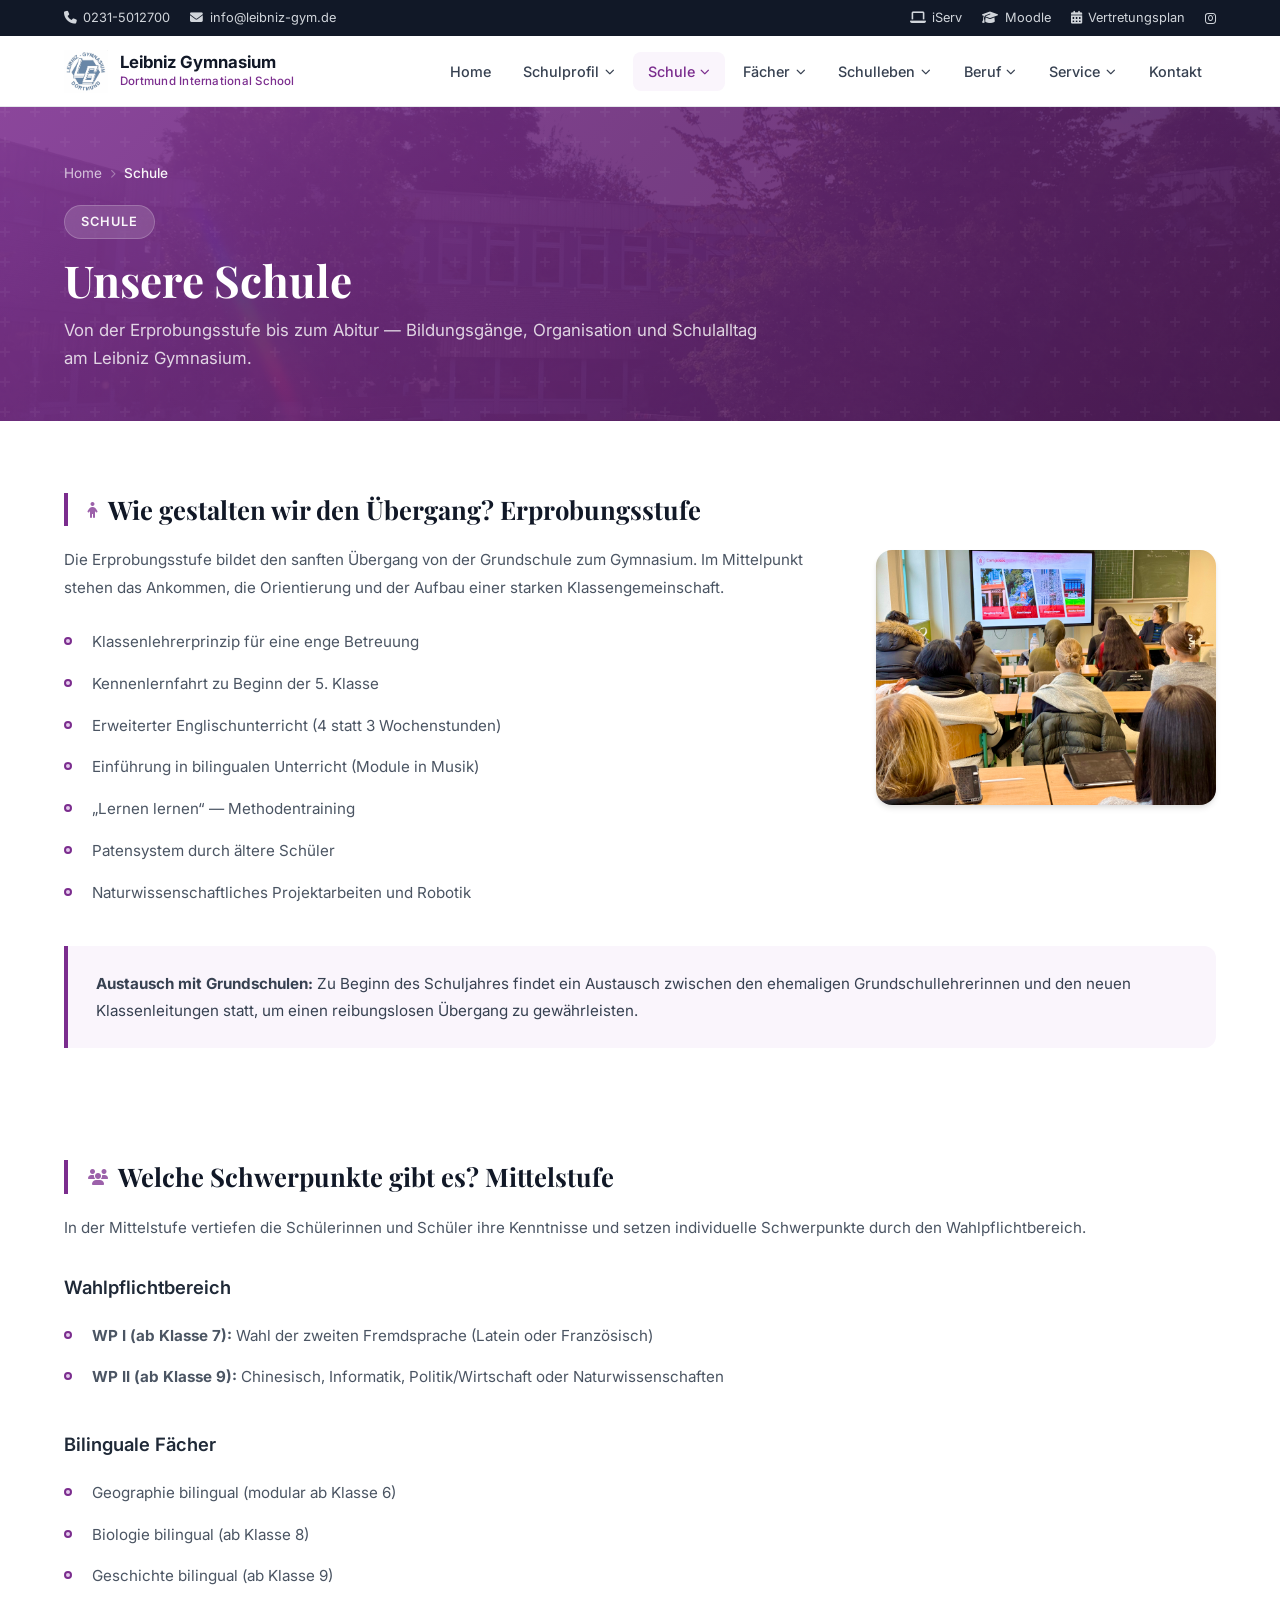
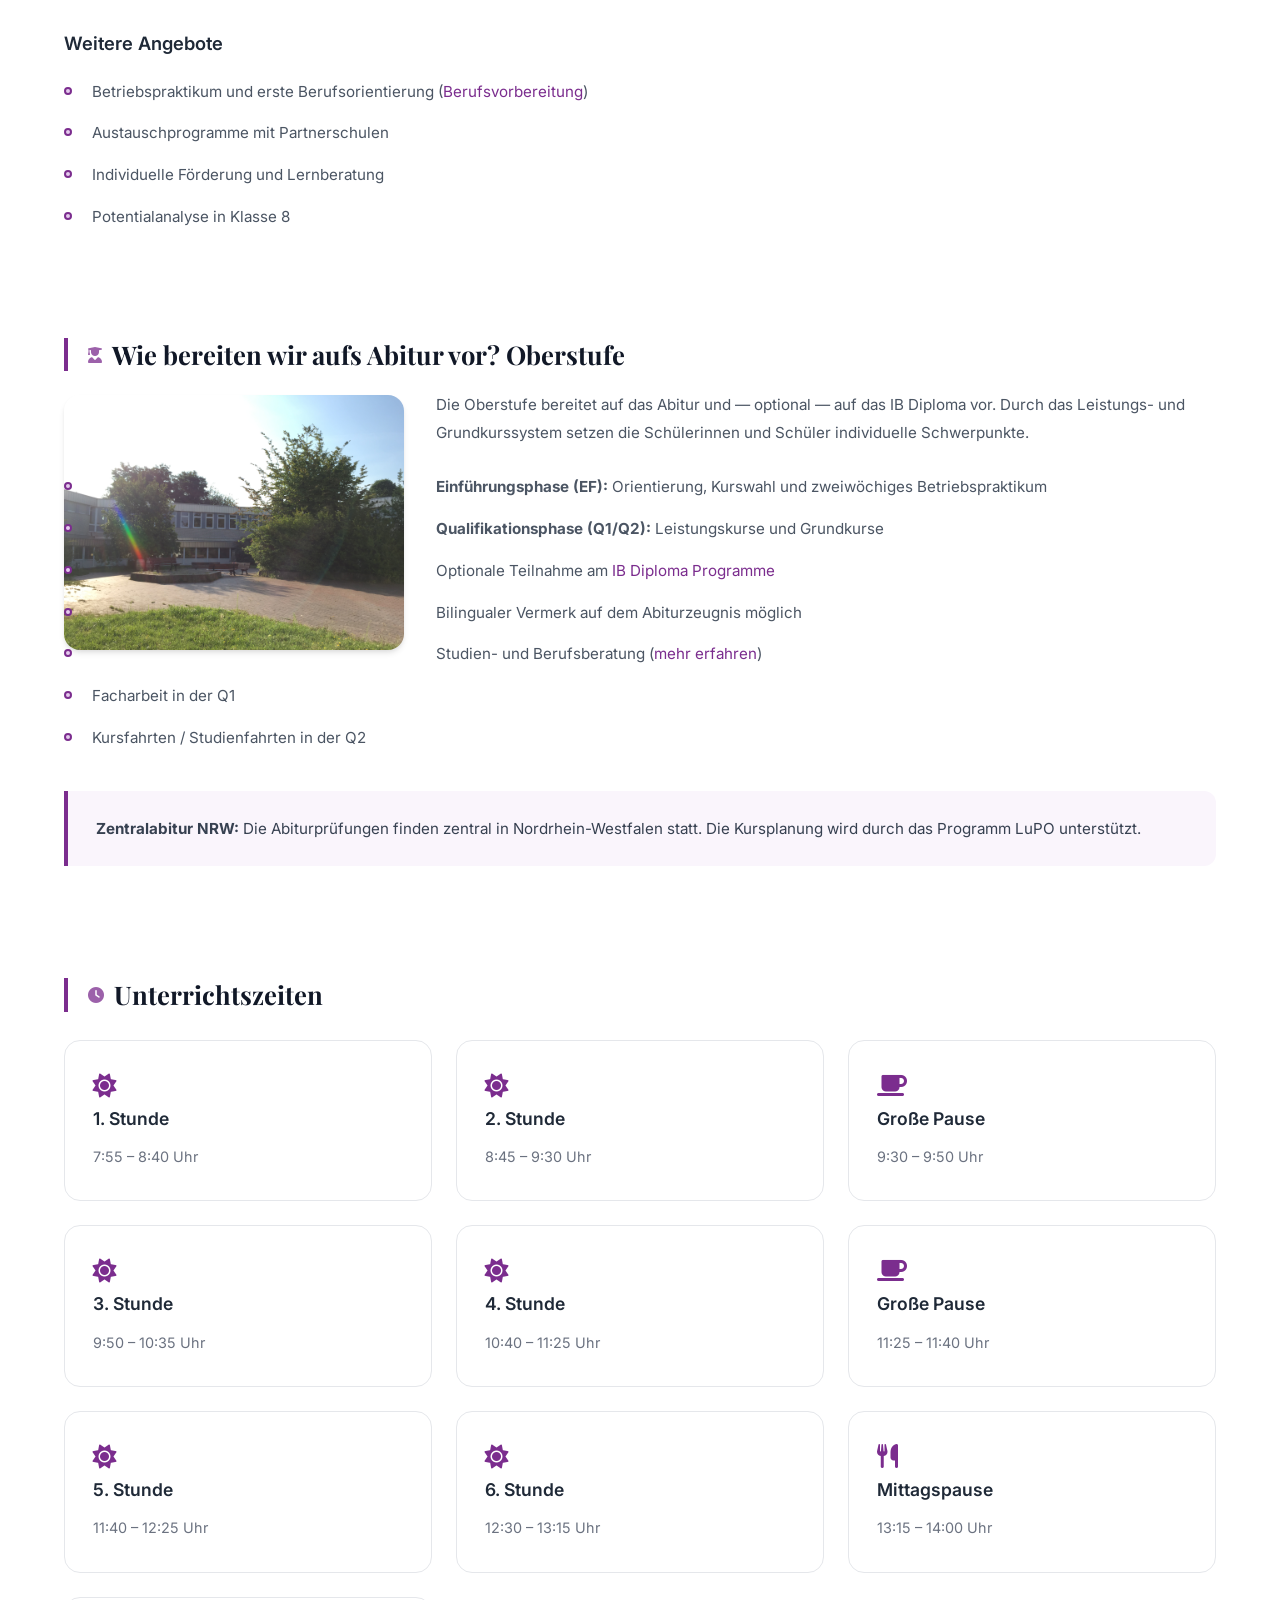
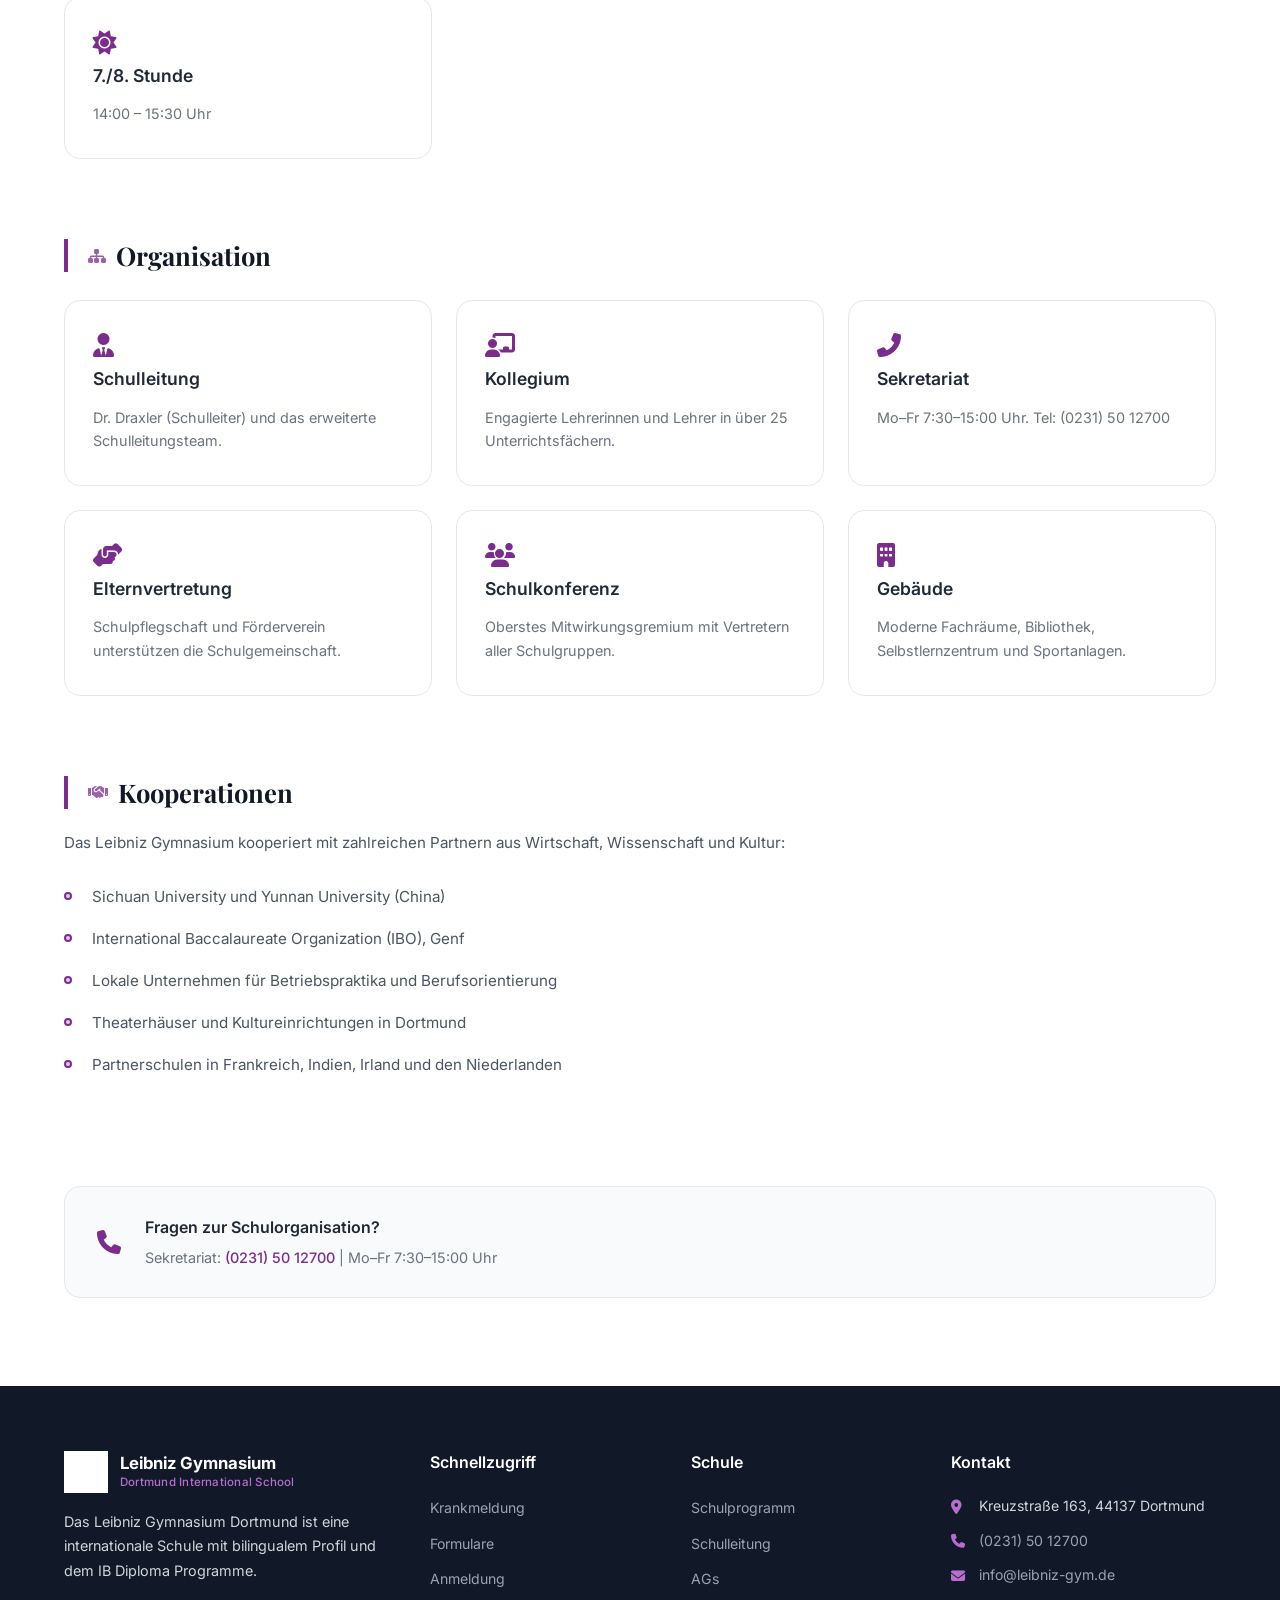
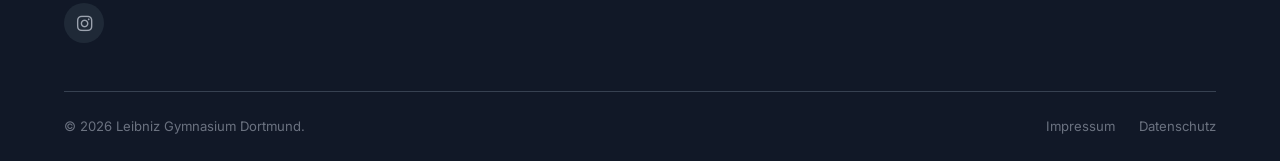
<file: schule.html>
<!DOCTYPE html>
<html lang="de">
<head>
    <meta charset="UTF-8">
    <meta name="viewport" content="width=device-width, initial-scale=1.0">
    <title>Unsere Schule - Leibniz Gymnasium Dortmund</title>
    <link rel="preconnect" href="https://fonts.googleapis.com">
    <link rel="preconnect" href="https://fonts.gstatic.com" crossorigin>
    <link href="https://fonts.googleapis.com/css2?family=Inter:wght@300;400;500;600;700;800&family=Playfair+Display:wght@700&display=swap" rel="stylesheet">
    <link rel="stylesheet" href="https://cdnjs.cloudflare.com/ajax/libs/font-awesome/6.5.1/css/all.min.css">
    <link rel="stylesheet" href="css/style.css">
</head>
<body>
    <div class="top-bar"><div class="container"><div class="top-bar-content"><div class="top-bar-left"><a href="tel:02315012700"><i class="fas fa-phone"></i> 0231-5012700</a><a href="mailto:info@leibniz-gym.de"><i class="fas fa-envelope"></i> info@leibniz-gym.de</a></div><div class="top-bar-right"><a href="#" title="iServ"><i class="fas fa-laptop"></i> iServ</a><a href="#" title="Moodle"><i class="fas fa-graduation-cap"></i> Moodle</a><a href="#" title="Vertretungsplan"><i class="fas fa-calendar-alt"></i> Vertretungsplan</a><a href="https://www.instagram.com/leibnizgymdo/" target="_blank" title="Instagram"><i class="fab fa-instagram"></i></a></div></div></div></div>
    <header class="navbar" id="navbar"><div class="container"><div class="nav-content">
        <a href="index.html" class="logo"><img src="img/logo.png" alt="Leibniz Gymnasium Logo" class="logo-img"><div class="logo-text"><span class="logo-name">Leibniz Gymnasium</span><span class="logo-sub">Dortmund International School</span></div></a>
        <nav class="nav-menu" id="navMenu"><ul class="nav-list">
            <li class="nav-item"><a href="index.html" class="nav-link">Home</a></li>
            <li class="nav-item has-dropdown"><a href="schulprofil.html" class="nav-link">Schulprofil <i class="fas fa-chevron-down"></i></a><ul class="dropdown"><li><a href="bili-mint.html">Bili plus MINT</a></li><li><a href="ib-diploma.html">IB Diploma Programme</a></li><li><a href="schulprofil.html#leitbild">Leitbild</a></li><li><a href="schulprofil.html#nawi">Naturwissenschaften</a></li></ul></li>
            <li class="nav-item has-dropdown"><a href="schule.html" class="nav-link active">Schule <i class="fas fa-chevron-down"></i></a><ul class="dropdown"><li><a href="schule.html#erprobungsstufe">Erprobungsstufe</a></li><li><a href="schule.html#mittelstufe">Mittelstufe</a></li><li><a href="schule.html#oberstufe">Oberstufe</a></li><li><a href="schule.html#organisation">Organisation</a></li></ul></li>
            <li class="nav-item has-dropdown"><a href="unterrichtsfaecher.html" class="nav-link">F&auml;cher <i class="fas fa-chevron-down"></i></a><ul class="dropdown"><li><a href="unterrichtsfaecher.html#sprachen">Sprachen</a></li><li><a href="unterrichtsfaecher.html#nawi">MINT</a></li><li><a href="unterrichtsfaecher.html#gesellschaft">Gesellschaftswiss.</a></li><li><a href="unterrichtsfaecher.html#musisch">Musisch-k&uuml;nstlerisch</a></li><li><a href="unterrichtsfaecher.html#stundentafel">Wahlpflicht</a></li></ul></li>
            <li class="nav-item has-dropdown"><a href="schulleben.html" class="nav-link">Schulleben <i class="fas fa-chevron-down"></i></a><ul class="dropdown"><li><a href="schulleben.html#ags">AGs</a></li><li><a href="schulleben.html#theater">Theater</a></li><li><a href="schulleben.html#bigband">Bigband</a></li><li><a href="schulleben.html#austausch">Sch&uuml;leraustausch</a></li><li><a href="schulleben.html#mun">Model United Nations</a></li></ul></li>
            <li class="nav-item has-dropdown"><a href="berufsvorbereitung.html" class="nav-link">Beruf <i class="fas fa-chevron-down"></i></a><ul class="dropdown"><li><a href="berufsvorbereitung.html#potentialanalyse">Potentialanalyse</a></li><li><a href="berufsvorbereitung.html#praktikum">Praktikum</a></li><li><a href="berufsvorbereitung.html#studienberatung">Studienberatung</a></li></ul></li>
            <li class="nav-item has-dropdown"><a href="service.html" class="nav-link">Service <i class="fas fa-chevron-down"></i></a><ul class="dropdown"><li><a href="service.html#anmeldung">Anmeldung</a></li><li><a href="service.html#beratung">Beratung</a></li><li><a href="service.html#formulare">Formulare</a></li><li><a href="service.html#krankmeldung">Krankmeldung</a></li></ul></li>
            <li class="nav-item"><a href="kontakt.html" class="nav-link">Kontakt</a></li>
        </ul></nav>
        <button class="nav-toggle" id="navToggle" aria-label="Men&uuml; &ouml;ffnen"><span></span><span></span><span></span></button>
    </div></div></header>

    <section class="page-header">
        <div class="page-header-bg"><img src="img/school-building.jpg" alt=""></div>
        <div class="container">
            <nav class="breadcrumb"><a href="index.html">Home</a><i class="fas fa-chevron-right sep"></i><span class="current">Schule</span></nav>
            <div class="page-header-content">
                <span class="section-tag">Schule</span>
                <h1 class="page-title">Unsere Schule</h1>
                <p class="page-desc">Von der Erprobungsstufe bis zum Abitur &mdash; Bildungsg&auml;nge, Organisation und Schulalltag am Leibniz Gymnasium.</p>
            </div>
        </div>
    </section>

    <section class="page-content">
        <div class="container">
            <div class="content-section" id="erprobungsstufe">
                <h2><i class="fas fa-child"></i> Wie gestalten wir den &Uuml;bergang? Erprobungsstufe</h2>
                <div class="content-image content-image-right"><img src="img/school-event3.jpeg" alt="Schulleben am Leibniz"></div>
                <p>Die Erprobungsstufe bildet den sanften &Uuml;bergang von der Grundschule zum Gymnasium. Im Mittelpunkt stehen das Ankommen, die Orientierung und der Aufbau einer starken Klassengemeinschaft.</p>
                <ul>
                    <li>Klassenlehrerprinzip f&uuml;r eine enge Betreuung</li>
                    <li>Kennenlernfahrt zu Beginn der 5. Klasse</li>
                    <li>Erweiterter Englischunterricht (4 statt 3 Wochenstunden)</li>
                    <li>Einf&uuml;hrung in bilingualen Unterricht (Module in Musik)</li>
                    <li>&bdquo;Lernen lernen&ldquo; &mdash; Methodentraining</li>
                    <li>Patensystem durch &auml;ltere Sch&uuml;ler</li>
                    <li>Naturwissenschaftliches Projektarbeiten und Robotik</li>
                </ul>
                <div class="info-box">
                    <p><strong>Austausch mit Grundschulen:</strong> Zu Beginn des Schuljahres findet ein Austausch zwischen den ehemaligen Grundschullehrerinnen und den neuen Klassenleitungen statt, um einen reibungslosen &Uuml;bergang zu gew&auml;hrleisten.</p>
                </div>
            </div>

            <div class="content-section" id="mittelstufe">
                <h2><i class="fas fa-users"></i> Welche Schwerpunkte gibt es? Mittelstufe</h2>
                <p>In der Mittelstufe vertiefen die Sch&uuml;lerinnen und Sch&uuml;ler ihre Kenntnisse und setzen individuelle Schwerpunkte durch den Wahlpflichtbereich.</p>
                <h3>Wahlpflichtbereich</h3>
                <ul>
                    <li><strong>WP I (ab Klasse 7):</strong> Wahl der zweiten Fremdsprache (Latein oder Franz&ouml;sisch)</li>
                    <li><strong>WP II (ab Klasse 9):</strong> Chinesisch, Informatik, Politik/Wirtschaft oder Naturwissenschaften</li>
                </ul>
                <h3>Bilinguale F&auml;cher</h3>
                <ul>
                    <li>Geographie bilingual (modular ab Klasse 6)</li>
                    <li>Biologie bilingual (ab Klasse 8)</li>
                    <li>Geschichte bilingual (ab Klasse 9)</li>
                </ul>
                <h3>Weitere Angebote</h3>
                <ul>
                    <li>Betriebspraktikum und erste Berufsorientierung (<a href="berufsvorbereitung.html" style="color:var(--primary);">Berufsvorbereitung</a>)</li>
                    <li>Austauschprogramme mit Partnerschulen</li>
                    <li>Individuelle F&ouml;rderung und Lernberatung</li>
                    <li>Potentialanalyse in Klasse 8</li>
                </ul>
            </div>

            <div class="content-section" id="oberstufe">
                <h2><i class="fas fa-user-graduate"></i> Wie bereiten wir aufs Abitur vor? Oberstufe</h2>
                <div class="content-image content-image-left"><img src="img/school-building.jpg" alt="Leibniz Gymnasium"></div>
                <p>Die Oberstufe bereitet auf das Abitur und &mdash; optional &mdash; auf das IB Diploma vor. Durch das Leistungs- und Grundkurssystem setzen die Sch&uuml;lerinnen und Sch&uuml;ler individuelle Schwerpunkte.</p>
                <ul>
                    <li><strong>Einf&uuml;hrungsphase (EF):</strong> Orientierung, Kurswahl und zweiwöchiges Betriebspraktikum</li>
                    <li><strong>Qualifikationsphase (Q1/Q2):</strong> Leistungskurse und Grundkurse</li>
                    <li>Optionale Teilnahme am <a href="ib-diploma.html" style="color:var(--primary);">IB Diploma Programme</a></li>
                    <li>Bilingualer Vermerk auf dem Abiturzeugnis m&ouml;glich</li>
                    <li>Studien- und Berufsberatung (<a href="berufsvorbereitung.html#studienberatung" style="color:var(--primary);">mehr erfahren</a>)</li>
                    <li>Facharbeit in der Q1</li>
                    <li>Kursfahrten / Studienfahrten in der Q2</li>
                </ul>
                <div class="info-box">
                    <p><strong>Zentralabitur NRW:</strong> Die Abiturpr&uuml;fungen finden zentral in Nordrhein-Westfalen statt. Die Kursplanung wird durch das Programm LuPO unterst&uuml;tzt.</p>
                </div>
            </div>

            <div class="content-section" id="unterrichtszeiten">
                <h2><i class="fas fa-clock"></i> Unterrichtszeiten</h2>
                <div class="content-grid">
                    <div class="content-card"><i class="fas fa-sun"></i><h3>1. Stunde</h3><p>7:55 &ndash; 8:40 Uhr</p></div>
                    <div class="content-card"><i class="fas fa-sun"></i><h3>2. Stunde</h3><p>8:45 &ndash; 9:30 Uhr</p></div>
                    <div class="content-card"><i class="fas fa-coffee"></i><h3>Gro&szlig;e Pause</h3><p>9:30 &ndash; 9:50 Uhr</p></div>
                    <div class="content-card"><i class="fas fa-sun"></i><h3>3. Stunde</h3><p>9:50 &ndash; 10:35 Uhr</p></div>
                    <div class="content-card"><i class="fas fa-sun"></i><h3>4. Stunde</h3><p>10:40 &ndash; 11:25 Uhr</p></div>
                    <div class="content-card"><i class="fas fa-coffee"></i><h3>Gro&szlig;e Pause</h3><p>11:25 &ndash; 11:40 Uhr</p></div>
                    <div class="content-card"><i class="fas fa-sun"></i><h3>5. Stunde</h3><p>11:40 &ndash; 12:25 Uhr</p></div>
                    <div class="content-card"><i class="fas fa-sun"></i><h3>6. Stunde</h3><p>12:30 &ndash; 13:15 Uhr</p></div>
                    <div class="content-card"><i class="fas fa-utensils"></i><h3>Mittagspause</h3><p>13:15 &ndash; 14:00 Uhr</p></div>
                    <div class="content-card"><i class="fas fa-sun"></i><h3>7./8. Stunde</h3><p>14:00 &ndash; 15:30 Uhr</p></div>
                </div>
            </div>

            <div class="content-section" id="organisation">
                <h2><i class="fas fa-sitemap"></i> Organisation</h2>
                <div class="content-grid">
                    <div class="content-card"><i class="fas fa-user-tie"></i><h3>Schulleitung</h3><p>Dr. Draxler (Schulleiter) und das erweiterte Schulleitungsteam.</p></div>
                    <div class="content-card"><i class="fas fa-chalkboard-teacher"></i><h3>Kollegium</h3><p>Engagierte Lehrerinnen und Lehrer in &uuml;ber 25 Unterrichtsf&auml;chern.</p></div>
                    <div class="content-card"><i class="fas fa-phone-alt"></i><h3>Sekretariat</h3><p>Mo&ndash;Fr 7:30&ndash;15:00 Uhr. Tel: (0231) 50 12700</p></div>
                    <div class="content-card"><i class="fas fa-hands-helping"></i><h3>Elternvertretung</h3><p>Schulpflegschaft und F&ouml;rderverein unterst&uuml;tzen die Schulgemeinschaft.</p></div>
                    <div class="content-card"><i class="fas fa-users"></i><h3>Schulkonferenz</h3><p>Oberstes Mitwirkungsgremium mit Vertretern aller Schulgruppen.</p></div>
                    <div class="content-card"><i class="fas fa-building"></i><h3>Geb&auml;ude</h3><p>Moderne Fachr&auml;ume, Bibliothek, Selbstlernzentrum und Sportanlagen.</p></div>
                </div>
            </div>

            <div class="content-section" id="kooperationen">
                <h2><i class="fas fa-handshake"></i> Kooperationen</h2>
                <p>Das Leibniz Gymnasium kooperiert mit zahlreichen Partnern aus Wirtschaft, Wissenschaft und Kultur:</p>
                <ul>
                    <li>Sichuan University und Yunnan University (China)</li>
                    <li>International Baccalaureate Organization (IBO), Genf</li>
                    <li>Lokale Unternehmen f&uuml;r Betriebspraktika und Berufsorientierung</li>
                    <li>Theaterh&auml;user und Kultureinrichtungen in Dortmund</li>
                    <li>Partnerschulen in Frankreich, Indien, Irland und den Niederlanden</li>
                </ul>
            </div>

            <div class="section-contact-box">
                <i class="fas fa-phone"></i>
                <div class="contact-box-content">
                    <h4>Fragen zur Schulorganisation?</h4>
                    <p>Sekretariat: <a href="tel:02315012700">(0231) 50 12700</a> | Mo&ndash;Fr 7:30&ndash;15:00 Uhr</p>
                </div>
            </div>
        </div>
    </section>

    <footer class="footer"><div class="container"><div class="footer-grid">
        <div class="footer-about"><div class="footer-logo"><img src="img/logo.png" alt="Leibniz Gymnasium Logo" class="logo-img"><div class="logo-text"><span class="logo-name">Leibniz Gymnasium</span><span class="logo-sub">Dortmund International School</span></div></div><p>Das Leibniz Gymnasium Dortmund ist eine internationale Schule mit bilingualem Profil und dem IB Diploma Programme.</p><div class="footer-social"><a href="https://www.instagram.com/leibnizgymdo/" target="_blank" aria-label="Instagram"><i class="fab fa-instagram"></i></a></div></div>
        <div class="footer-links"><h4>Schnellzugriff</h4><ul><li><a href="service.html#krankmeldung">Krankmeldung</a></li><li><a href="service.html#formulare">Formulare</a></li><li><a href="service.html#anmeldung">Anmeldung</a></li></ul></div>
        <div class="footer-links"><h4>Schule</h4><ul><li><a href="schulprofil.html">Schulprogramm</a></li><li><a href="kontakt.html#schulleitung">Schulleitung</a></li><li><a href="schulleben.html#ags">AGs</a></li></ul></div>
        <div class="footer-contact"><h4>Kontakt</h4><ul><li><i class="fas fa-map-marker-alt"></i> Kreuzstra&szlig;e 163, 44137 Dortmund</li><li><i class="fas fa-phone"></i> <a href="tel:02315012700">(0231) 50 12700</a></li><li><i class="fas fa-envelope"></i> <a href="mailto:info@leibniz-gym.de">info@leibniz-gym.de</a></li></ul></div>
    </div><div class="footer-bottom"><p>&copy; 2026 Leibniz Gymnasium Dortmund.</p><div class="footer-legal"><a href="impressum.html">Impressum</a><a href="datenschutz.html">Datenschutz</a></div></div></div></footer>
    <script src="js/script.js"></script>
</body>
</html>
</file>
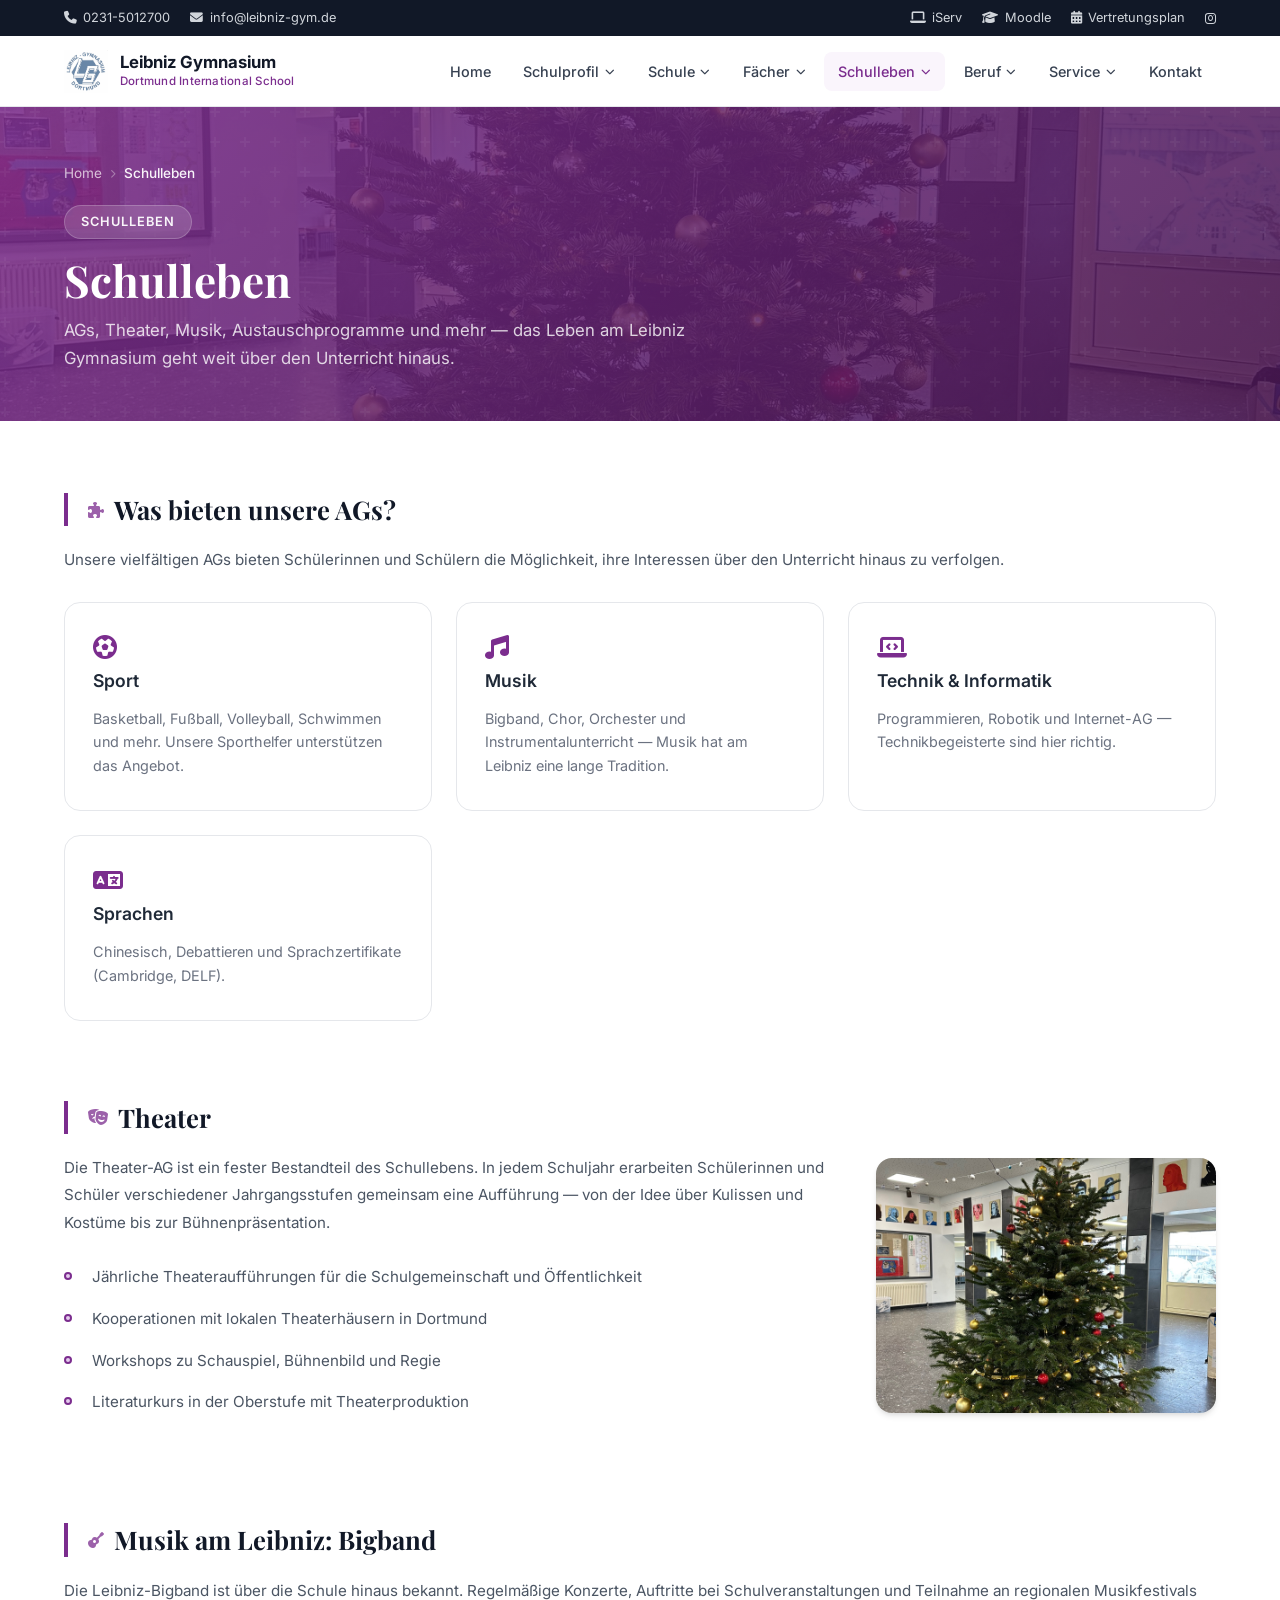
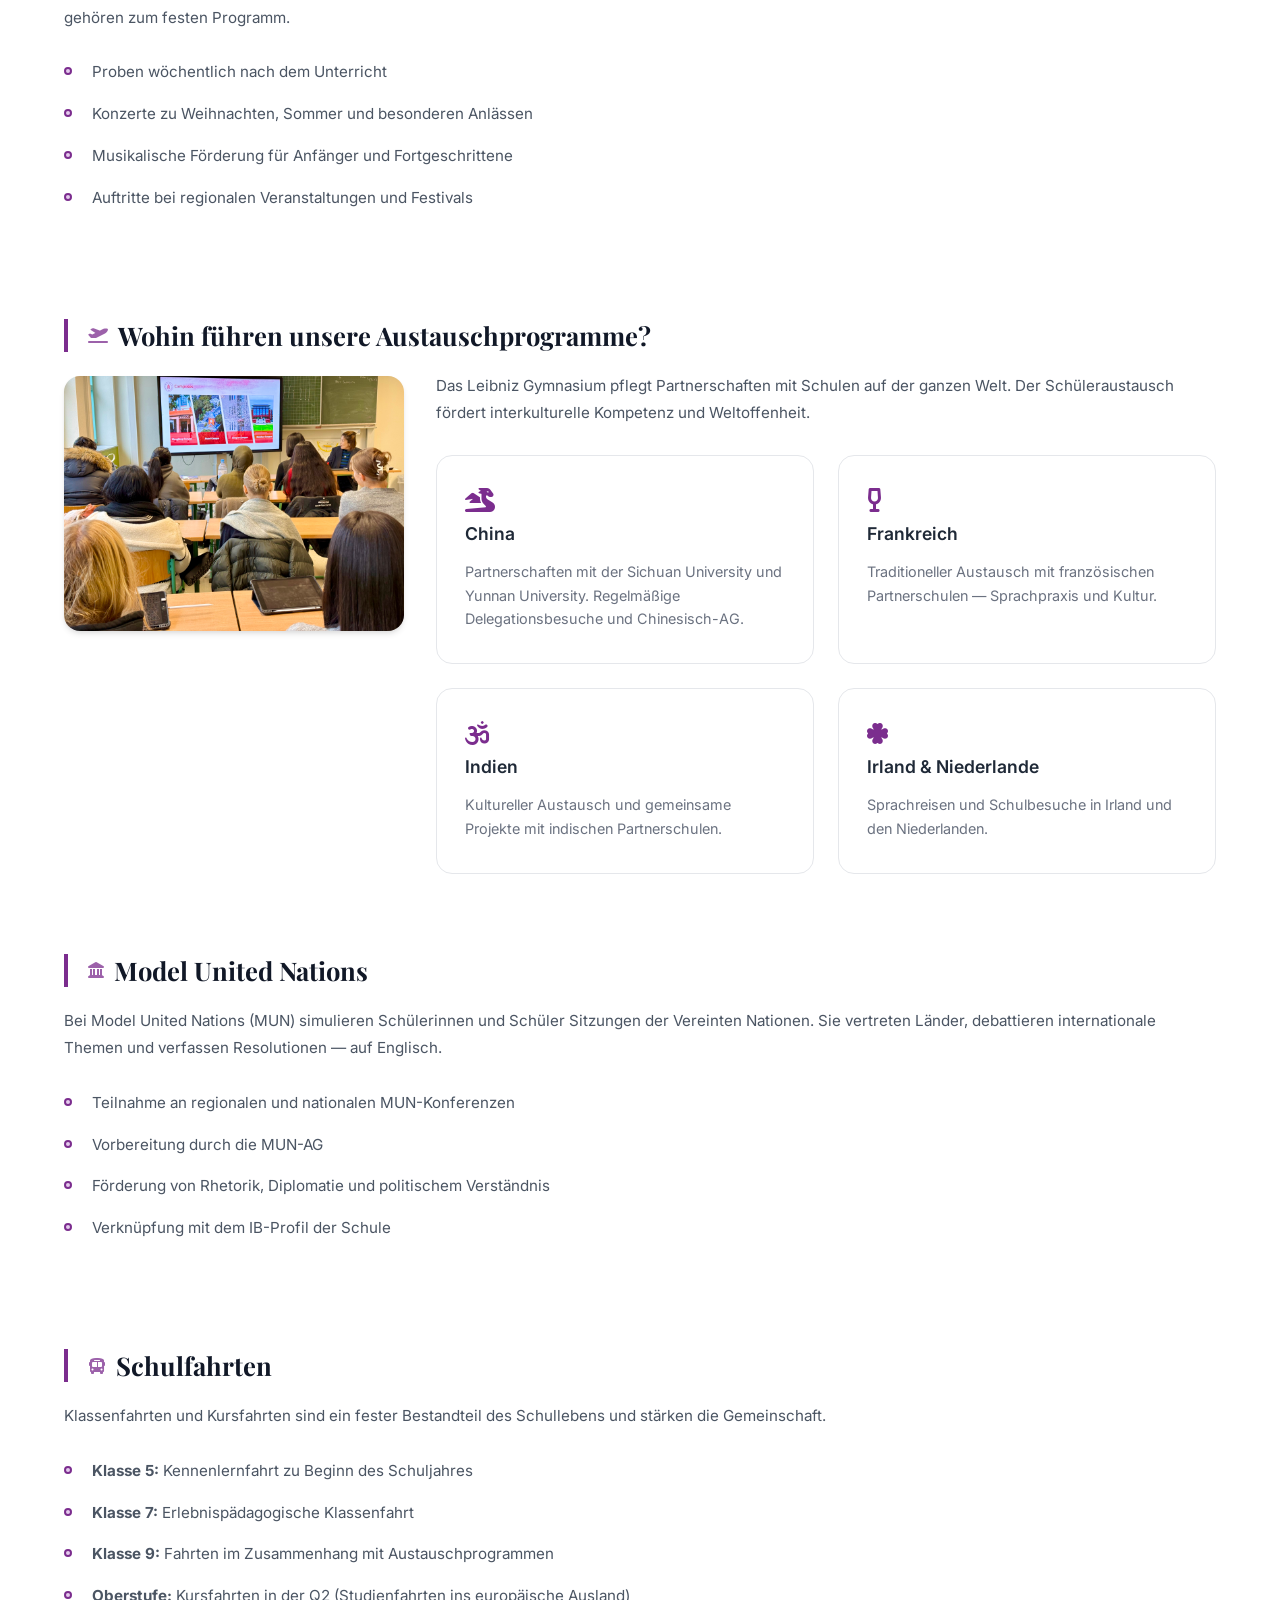
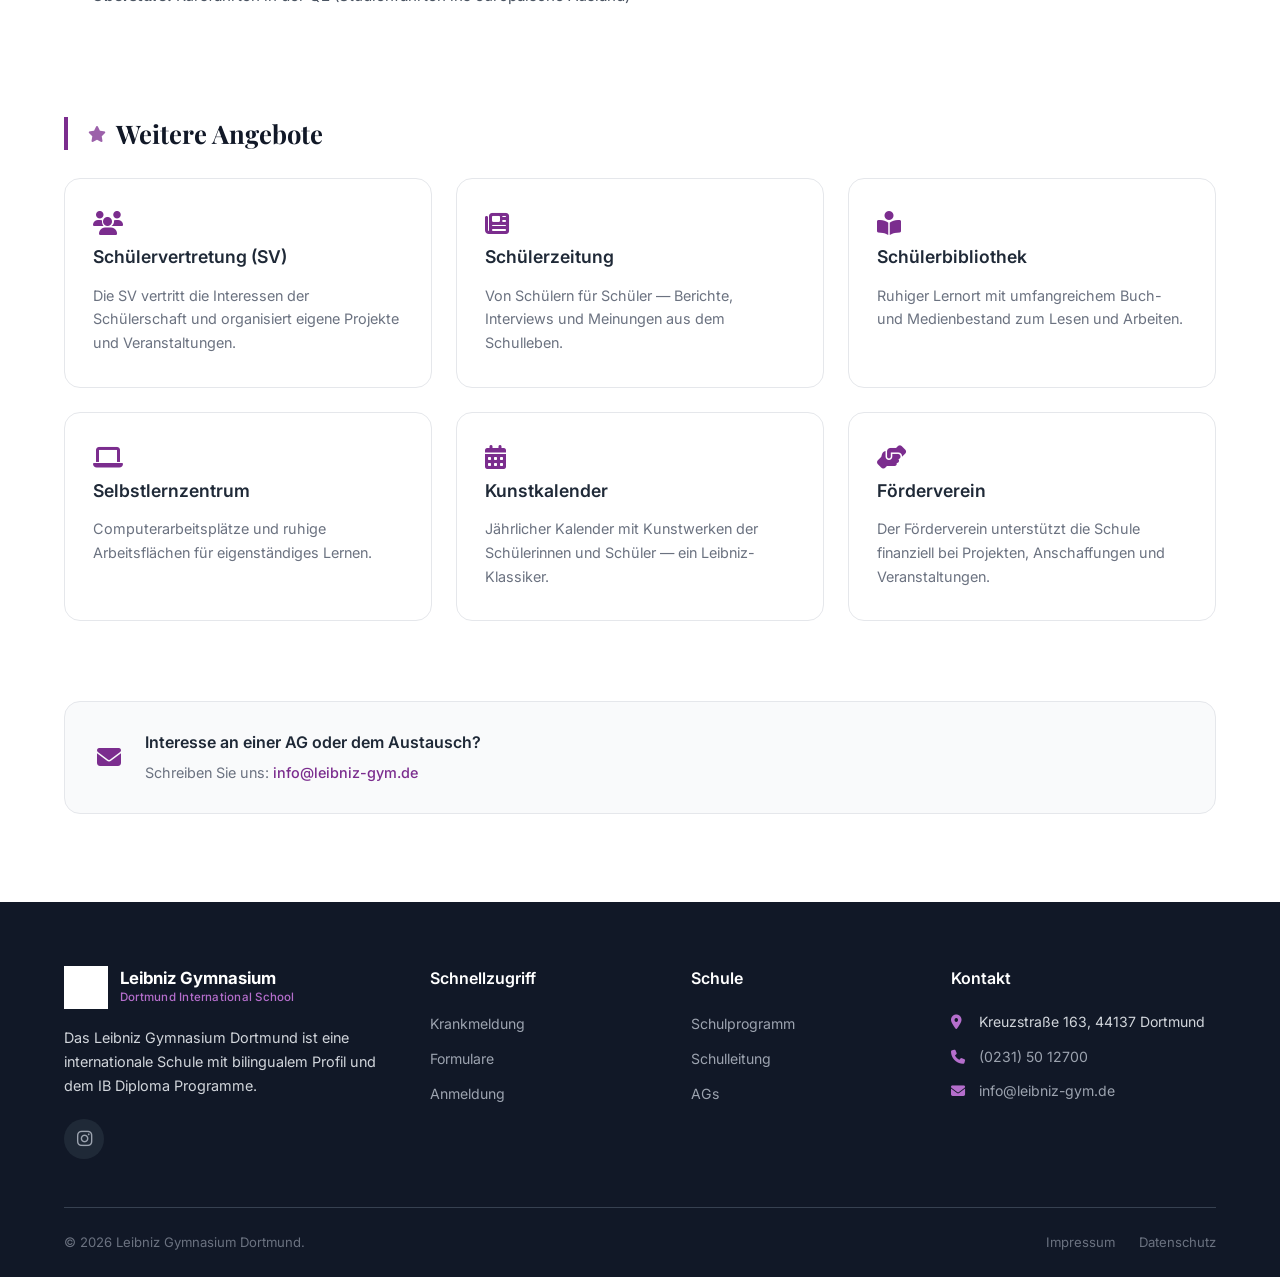
<file: schulleben.html>
<!DOCTYPE html>
<html lang="de">
<head>
    <meta charset="UTF-8">
    <meta name="viewport" content="width=device-width, initial-scale=1.0">
    <title>Schulleben - Leibniz Gymnasium Dortmund</title>
    <link rel="preconnect" href="https://fonts.googleapis.com">
    <link rel="preconnect" href="https://fonts.gstatic.com" crossorigin>
    <link href="https://fonts.googleapis.com/css2?family=Inter:wght@300;400;500;600;700;800&family=Playfair+Display:wght@700&display=swap" rel="stylesheet">
    <link rel="stylesheet" href="https://cdnjs.cloudflare.com/ajax/libs/font-awesome/6.5.1/css/all.min.css">
    <link rel="stylesheet" href="css/style.css">
</head>
<body>
    <div class="top-bar"><div class="container"><div class="top-bar-content"><div class="top-bar-left"><a href="tel:02315012700"><i class="fas fa-phone"></i> 0231-5012700</a><a href="mailto:info@leibniz-gym.de"><i class="fas fa-envelope"></i> info@leibniz-gym.de</a></div><div class="top-bar-right"><a href="#" title="iServ"><i class="fas fa-laptop"></i> iServ</a><a href="#" title="Moodle"><i class="fas fa-graduation-cap"></i> Moodle</a><a href="#" title="Vertretungsplan"><i class="fas fa-calendar-alt"></i> Vertretungsplan</a><a href="https://www.instagram.com/leibnizgymdo/" target="_blank" title="Instagram"><i class="fab fa-instagram"></i></a></div></div></div></div>
    <header class="navbar" id="navbar"><div class="container"><div class="nav-content">
        <a href="index.html" class="logo"><img src="img/logo.png" alt="Leibniz Gymnasium Logo" class="logo-img"><div class="logo-text"><span class="logo-name">Leibniz Gymnasium</span><span class="logo-sub">Dortmund International School</span></div></a>
        <nav class="nav-menu" id="navMenu"><ul class="nav-list">
            <li class="nav-item"><a href="index.html" class="nav-link">Home</a></li>
            <li class="nav-item has-dropdown"><a href="schulprofil.html" class="nav-link">Schulprofil <i class="fas fa-chevron-down"></i></a><ul class="dropdown"><li><a href="bili-mint.html">Bili plus MINT</a></li><li><a href="ib-diploma.html">IB Diploma Programme</a></li><li><a href="schulprofil.html#leitbild">Leitbild</a></li><li><a href="schulprofil.html#nawi">Naturwissenschaften</a></li></ul></li>
            <li class="nav-item has-dropdown"><a href="schule.html" class="nav-link">Schule <i class="fas fa-chevron-down"></i></a><ul class="dropdown"><li><a href="schule.html#erprobungsstufe">Erprobungsstufe</a></li><li><a href="schule.html#mittelstufe">Mittelstufe</a></li><li><a href="schule.html#oberstufe">Oberstufe</a></li><li><a href="schule.html#organisation">Organisation</a></li></ul></li>
            <li class="nav-item has-dropdown"><a href="unterrichtsfaecher.html" class="nav-link">F&auml;cher <i class="fas fa-chevron-down"></i></a><ul class="dropdown"><li><a href="unterrichtsfaecher.html#sprachen">Sprachen</a></li><li><a href="unterrichtsfaecher.html#nawi">MINT</a></li><li><a href="unterrichtsfaecher.html#gesellschaft">Gesellschaftswiss.</a></li><li><a href="unterrichtsfaecher.html#musisch">Musisch-k&uuml;nstlerisch</a></li><li><a href="unterrichtsfaecher.html#stundentafel">Wahlpflicht</a></li></ul></li>
            <li class="nav-item has-dropdown"><a href="schulleben.html" class="nav-link active">Schulleben <i class="fas fa-chevron-down"></i></a><ul class="dropdown"><li><a href="schulleben.html#ags">AGs</a></li><li><a href="schulleben.html#theater">Theater</a></li><li><a href="schulleben.html#bigband">Bigband</a></li><li><a href="schulleben.html#austausch">Sch&uuml;leraustausch</a></li><li><a href="schulleben.html#mun">Model United Nations</a></li></ul></li>
            <li class="nav-item has-dropdown"><a href="berufsvorbereitung.html" class="nav-link">Beruf <i class="fas fa-chevron-down"></i></a><ul class="dropdown"><li><a href="berufsvorbereitung.html#potentialanalyse">Potentialanalyse</a></li><li><a href="berufsvorbereitung.html#praktikum">Praktikum</a></li><li><a href="berufsvorbereitung.html#studienberatung">Studienberatung</a></li></ul></li>
            <li class="nav-item has-dropdown"><a href="service.html" class="nav-link">Service <i class="fas fa-chevron-down"></i></a><ul class="dropdown"><li><a href="service.html#anmeldung">Anmeldung</a></li><li><a href="service.html#beratung">Beratung</a></li><li><a href="service.html#formulare">Formulare</a></li><li><a href="service.html#krankmeldung">Krankmeldung</a></li></ul></li>
            <li class="nav-item"><a href="kontakt.html" class="nav-link">Kontakt</a></li>
        </ul></nav>
        <button class="nav-toggle" id="navToggle" aria-label="Men&uuml; &ouml;ffnen"><span></span><span></span><span></span></button>
    </div></div></header>

    <section class="page-header">
        <div class="page-header-bg"><img src="img/school-event2.jpeg" alt=""></div>
        <div class="container">
            <nav class="breadcrumb"><a href="index.html">Home</a><i class="fas fa-chevron-right sep"></i><span class="current">Schulleben</span></nav>
            <div class="page-header-content">
                <span class="section-tag">Schulleben</span>
                <h1 class="page-title">Schulleben</h1>
                <p class="page-desc">AGs, Theater, Musik, Austauschprogramme und mehr &mdash; das Leben am Leibniz Gymnasium geht weit &uuml;ber den Unterricht hinaus.</p>
            </div>
        </div>
    </section>

    <section class="page-content">
        <div class="container">
            <div class="content-section" id="ags">
                <h2><i class="fas fa-puzzle-piece"></i> Was bieten unsere AGs?</h2>
                <p>Unsere vielf&auml;ltigen AGs bieten Sch&uuml;lerinnen und Sch&uuml;lern die M&ouml;glichkeit, ihre Interessen &uuml;ber den Unterricht hinaus zu verfolgen.</p>
                <div class="content-grid">
                    <div class="content-card"><i class="fas fa-futbol"></i><h3>Sport</h3><p>Basketball, Fu&szlig;ball, Volleyball, Schwimmen und mehr. Unsere Sporthelfer unterst&uuml;tzen das Angebot.</p></div>
                    <div class="content-card"><i class="fas fa-music"></i><h3>Musik</h3><p>Bigband, Chor, Orchester und Instrumentalunterricht &mdash; Musik hat am Leibniz eine lange Tradition.</p></div>
                    <div class="content-card"><i class="fas fa-laptop-code"></i><h3>Technik &amp; Informatik</h3><p>Programmieren, Robotik und Internet-AG &mdash; Technikbegeisterte sind hier richtig.</p></div>
                    <div class="content-card"><i class="fas fa-language"></i><h3>Sprachen</h3><p>Chinesisch, Debattieren und Sprachzertifikate (Cambridge, DELF).</p></div>
                </div>
            </div>

            <div class="content-section" id="theater">
                <h2><i class="fas fa-theater-masks"></i> Theater</h2>
                <div class="content-image content-image-right"><img src="img/school-event2.jpeg" alt="Theater am Leibniz"></div>
                <p>Die Theater-AG ist ein fester Bestandteil des Schullebens. In jedem Schuljahr erarbeiten Sch&uuml;lerinnen und Sch&uuml;ler verschiedener Jahrgangsstufen gemeinsam eine Auff&uuml;hrung &mdash; von der Idee &uuml;ber Kulissen und Kost&uuml;me bis zur B&uuml;hnenpr&auml;sentation.</p>
                <ul>
                    <li>J&auml;hrliche Theaterauff&uuml;hrungen f&uuml;r die Schulgemeinschaft und &Ouml;ffentlichkeit</li>
                    <li>Kooperationen mit lokalen Theaterh&auml;usern in Dortmund</li>
                    <li>Workshops zu Schauspiel, B&uuml;hnenbild und Regie</li>
                    <li>Literaturkurs in der Oberstufe mit Theaterproduktion</li>
                </ul>
            </div>

            <div class="content-section" id="bigband">
                <h2><i class="fas fa-guitar"></i> Musik am Leibniz: Bigband</h2>
                <p>Die Leibniz-Bigband ist &uuml;ber die Schule hinaus bekannt. Regelm&auml;&szlig;ige Konzerte, Auftritte bei Schulveranstaltungen und Teilnahme an regionalen Musikfestivals geh&ouml;ren zum festen Programm.</p>
                <ul>
                    <li>Proben w&ouml;chentlich nach dem Unterricht</li>
                    <li>Konzerte zu Weihnachten, Sommer und besonderen Anl&auml;ssen</li>
                    <li>Musikalische F&ouml;rderung f&uuml;r Anf&auml;nger und Fortgeschrittene</li>
                    <li>Auftritte bei regionalen Veranstaltungen und Festivals</li>
                </ul>
            </div>

            <div class="content-section" id="austausch">
                <h2><i class="fas fa-plane-departure"></i> Wohin f&uuml;hren unsere Austauschprogramme?</h2>
                <div class="content-image content-image-left"><img src="img/china-visit.jpeg" alt="China-Austausch"></div>
                <p>Das Leibniz Gymnasium pflegt Partnerschaften mit Schulen auf der ganzen Welt. Der Sch&uuml;leraustausch f&ouml;rdert interkulturelle Kompetenz und Weltoffenheit.</p>
                <div class="content-grid">
                    <div class="content-card"><i class="fas fa-dragon"></i><h3>China</h3><p>Partnerschaften mit der Sichuan University und Yunnan University. Regelm&auml;&szlig;ige Delegationsbesuche und Chinesisch-AG.</p></div>
                    <div class="content-card"><i class="fas fa-wine-glass-alt"></i><h3>Frankreich</h3><p>Traditioneller Austausch mit franz&ouml;sischen Partnerschulen &mdash; Sprachpraxis und Kultur.</p></div>
                    <div class="content-card"><i class="fas fa-om"></i><h3>Indien</h3><p>Kultureller Austausch und gemeinsame Projekte mit indischen Partnerschulen.</p></div>
                    <div class="content-card"><i class="fas fa-clover"></i><h3>Irland &amp; Niederlande</h3><p>Sprachreisen und Schulbesuche in Irland und den Niederlanden.</p></div>
                </div>
            </div>

            <div class="content-section" id="mun">
                <h2><i class="fas fa-landmark"></i> Model United Nations</h2>
                <p>Bei Model United Nations (MUN) simulieren Sch&uuml;lerinnen und Sch&uuml;ler Sitzungen der Vereinten Nationen. Sie vertreten L&auml;nder, debattieren internationale Themen und verfassen Resolutionen &mdash; auf Englisch.</p>
                <ul>
                    <li>Teilnahme an regionalen und nationalen MUN-Konferenzen</li>
                    <li>Vorbereitung durch die MUN-AG</li>
                    <li>F&ouml;rderung von Rhetorik, Diplomatie und politischem Verst&auml;ndnis</li>
                    <li>Verkn&uuml;pfung mit dem IB-Profil der Schule</li>
                </ul>
            </div>

            <div class="content-section" id="schulfahrten">
                <h2><i class="fas fa-bus"></i> Schulfahrten</h2>
                <p>Klassenfahrten und Kursfahrten sind ein fester Bestandteil des Schullebens und st&auml;rken die Gemeinschaft.</p>
                <ul>
                    <li><strong>Klasse 5:</strong> Kennenlernfahrt zu Beginn des Schuljahres</li>
                    <li><strong>Klasse 7:</strong> Erlebnispädagogische Klassenfahrt</li>
                    <li><strong>Klasse 9:</strong> Fahrten im Zusammenhang mit Austauschprogrammen</li>
                    <li><strong>Oberstufe:</strong> Kursfahrten in der Q2 (Studienfahrten ins europ&auml;ische Ausland)</li>
                </ul>
            </div>

            <div class="content-section" id="weitere">
                <h2><i class="fas fa-star"></i> Weitere Angebote</h2>
                <div class="content-grid">
                    <div class="content-card"><i class="fas fa-users"></i><h3>Sch&uuml;lervertretung (SV)</h3><p>Die SV vertritt die Interessen der Sch&uuml;lerschaft und organisiert eigene Projekte und Veranstaltungen.</p></div>
                    <div class="content-card"><i class="fas fa-newspaper"></i><h3>Sch&uuml;lerzeitung</h3><p>Von Sch&uuml;lern f&uuml;r Sch&uuml;ler &mdash; Berichte, Interviews und Meinungen aus dem Schulleben.</p></div>
                    <div class="content-card"><i class="fas fa-book-reader"></i><h3>Sch&uuml;lerbibliothek</h3><p>Ruhiger Lernort mit umfangreichem Buch- und Medienbestand zum Lesen und Arbeiten.</p></div>
                    <div class="content-card"><i class="fas fa-laptop"></i><h3>Selbstlernzentrum</h3><p>Computerarbeitspl&auml;tze und ruhige Arbeitsfl&auml;chen f&uuml;r eigenst&auml;ndiges Lernen.</p></div>
                    <div class="content-card"><i class="fas fa-calendar-alt"></i><h3>Kunstkalender</h3><p>J&auml;hrlicher Kalender mit Kunstwerken der Sch&uuml;lerinnen und Sch&uuml;ler &mdash; ein Leibniz-Klassiker.</p></div>
                    <div class="content-card"><i class="fas fa-hands-helping"></i><h3>F&ouml;rderverein</h3><p>Der F&ouml;rderverein unterst&uuml;tzt die Schule finanziell bei Projekten, Anschaffungen und Veranstaltungen.</p></div>
                </div>
            </div>

            <div class="section-contact-box">
                <i class="fas fa-envelope"></i>
                <div class="contact-box-content">
                    <h4>Interesse an einer AG oder dem Austausch?</h4>
                    <p>Schreiben Sie uns: <a href="mailto:info@leibniz-gym.de">info@leibniz-gym.de</a></p>
                </div>
            </div>
        </div>
    </section>

    <footer class="footer"><div class="container"><div class="footer-grid">
        <div class="footer-about"><div class="footer-logo"><img src="img/logo.png" alt="Leibniz Gymnasium Logo" class="logo-img"><div class="logo-text"><span class="logo-name">Leibniz Gymnasium</span><span class="logo-sub">Dortmund International School</span></div></div><p>Das Leibniz Gymnasium Dortmund ist eine internationale Schule mit bilingualem Profil und dem IB Diploma Programme.</p><div class="footer-social"><a href="https://www.instagram.com/leibnizgymdo/" target="_blank" aria-label="Instagram"><i class="fab fa-instagram"></i></a></div></div>
        <div class="footer-links"><h4>Schnellzugriff</h4><ul><li><a href="service.html#krankmeldung">Krankmeldung</a></li><li><a href="service.html#formulare">Formulare</a></li><li><a href="service.html#anmeldung">Anmeldung</a></li></ul></div>
        <div class="footer-links"><h4>Schule</h4><ul><li><a href="schulprofil.html">Schulprogramm</a></li><li><a href="kontakt.html#schulleitung">Schulleitung</a></li><li><a href="schulleben.html#ags">AGs</a></li></ul></div>
        <div class="footer-contact"><h4>Kontakt</h4><ul><li><i class="fas fa-map-marker-alt"></i> Kreuzstra&szlig;e 163, 44137 Dortmund</li><li><i class="fas fa-phone"></i> <a href="tel:02315012700">(0231) 50 12700</a></li><li><i class="fas fa-envelope"></i> <a href="mailto:info@leibniz-gym.de">info@leibniz-gym.de</a></li></ul></div>
    </div><div class="footer-bottom"><p>&copy; 2026 Leibniz Gymnasium Dortmund.</p><div class="footer-legal"><a href="impressum.html">Impressum</a><a href="datenschutz.html">Datenschutz</a></div></div></div></footer>
    <script src="js/script.js"></script>
</body>
</html>
</file>
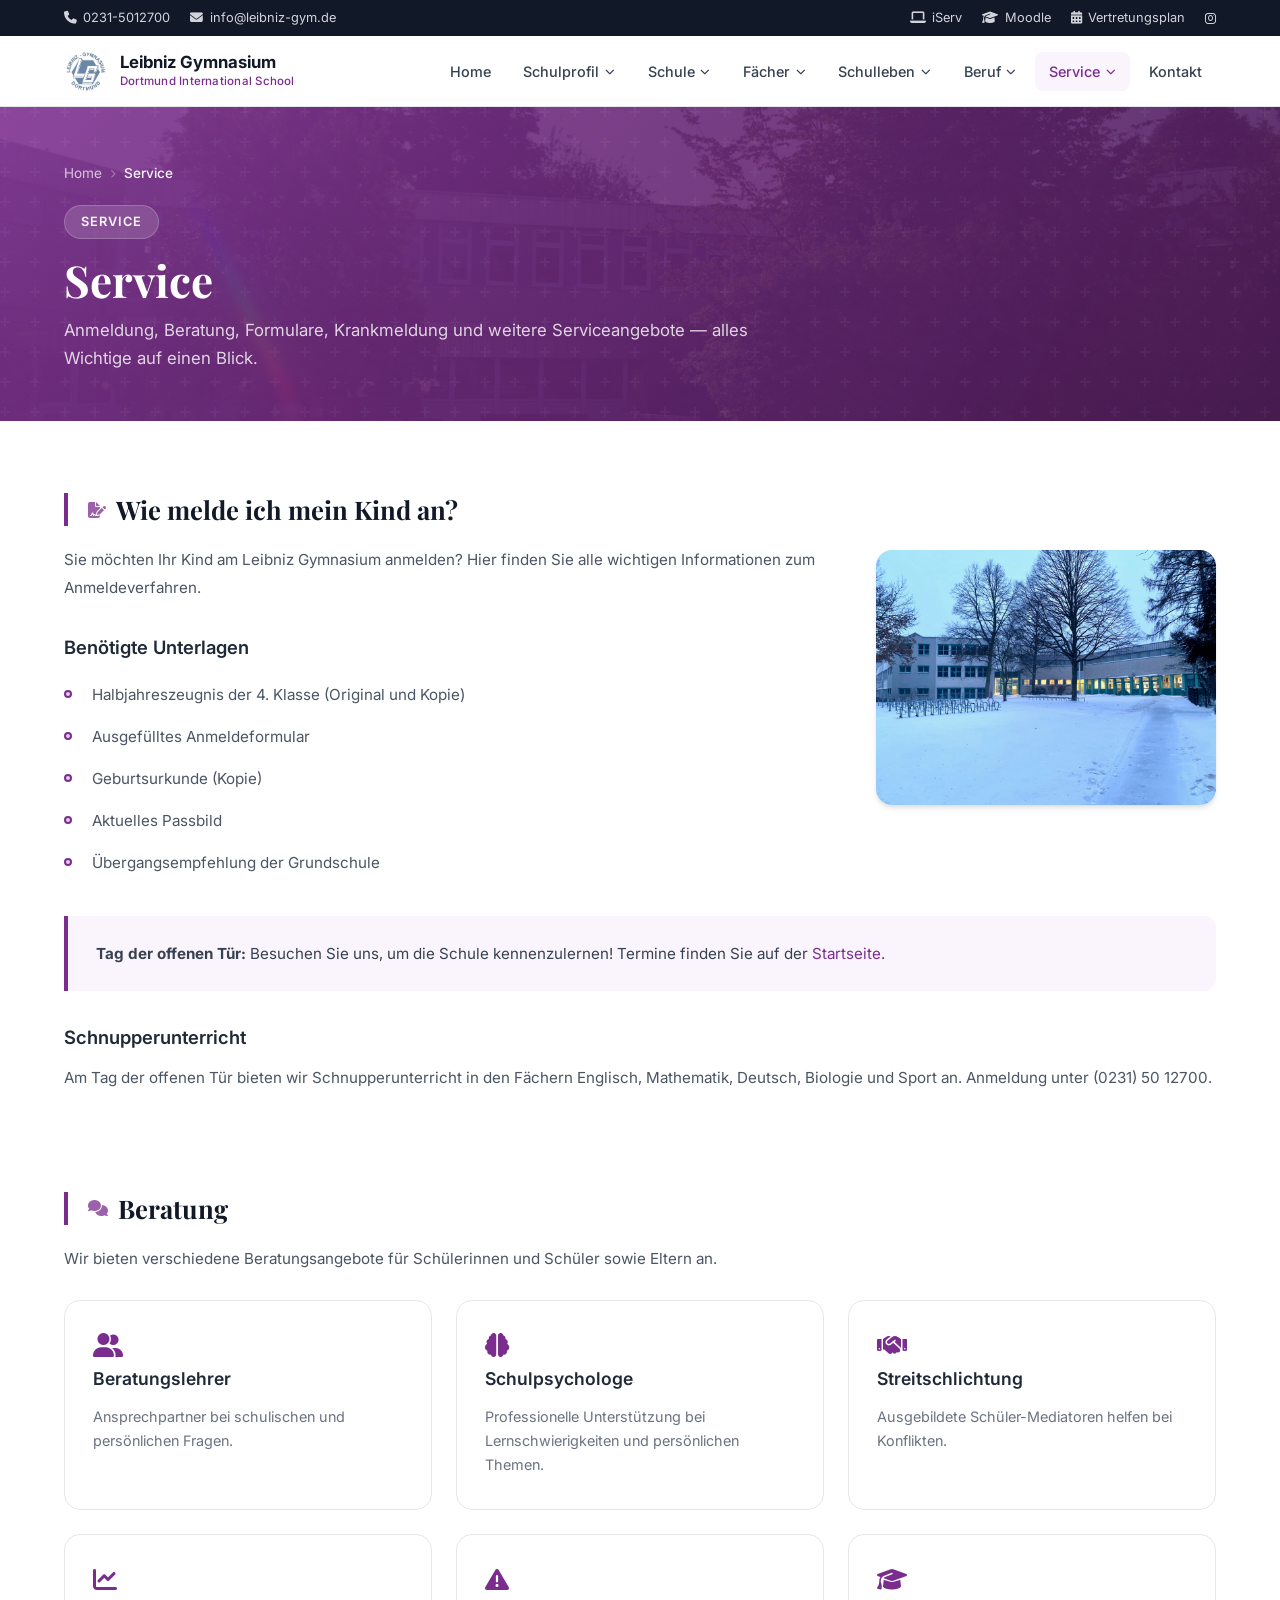
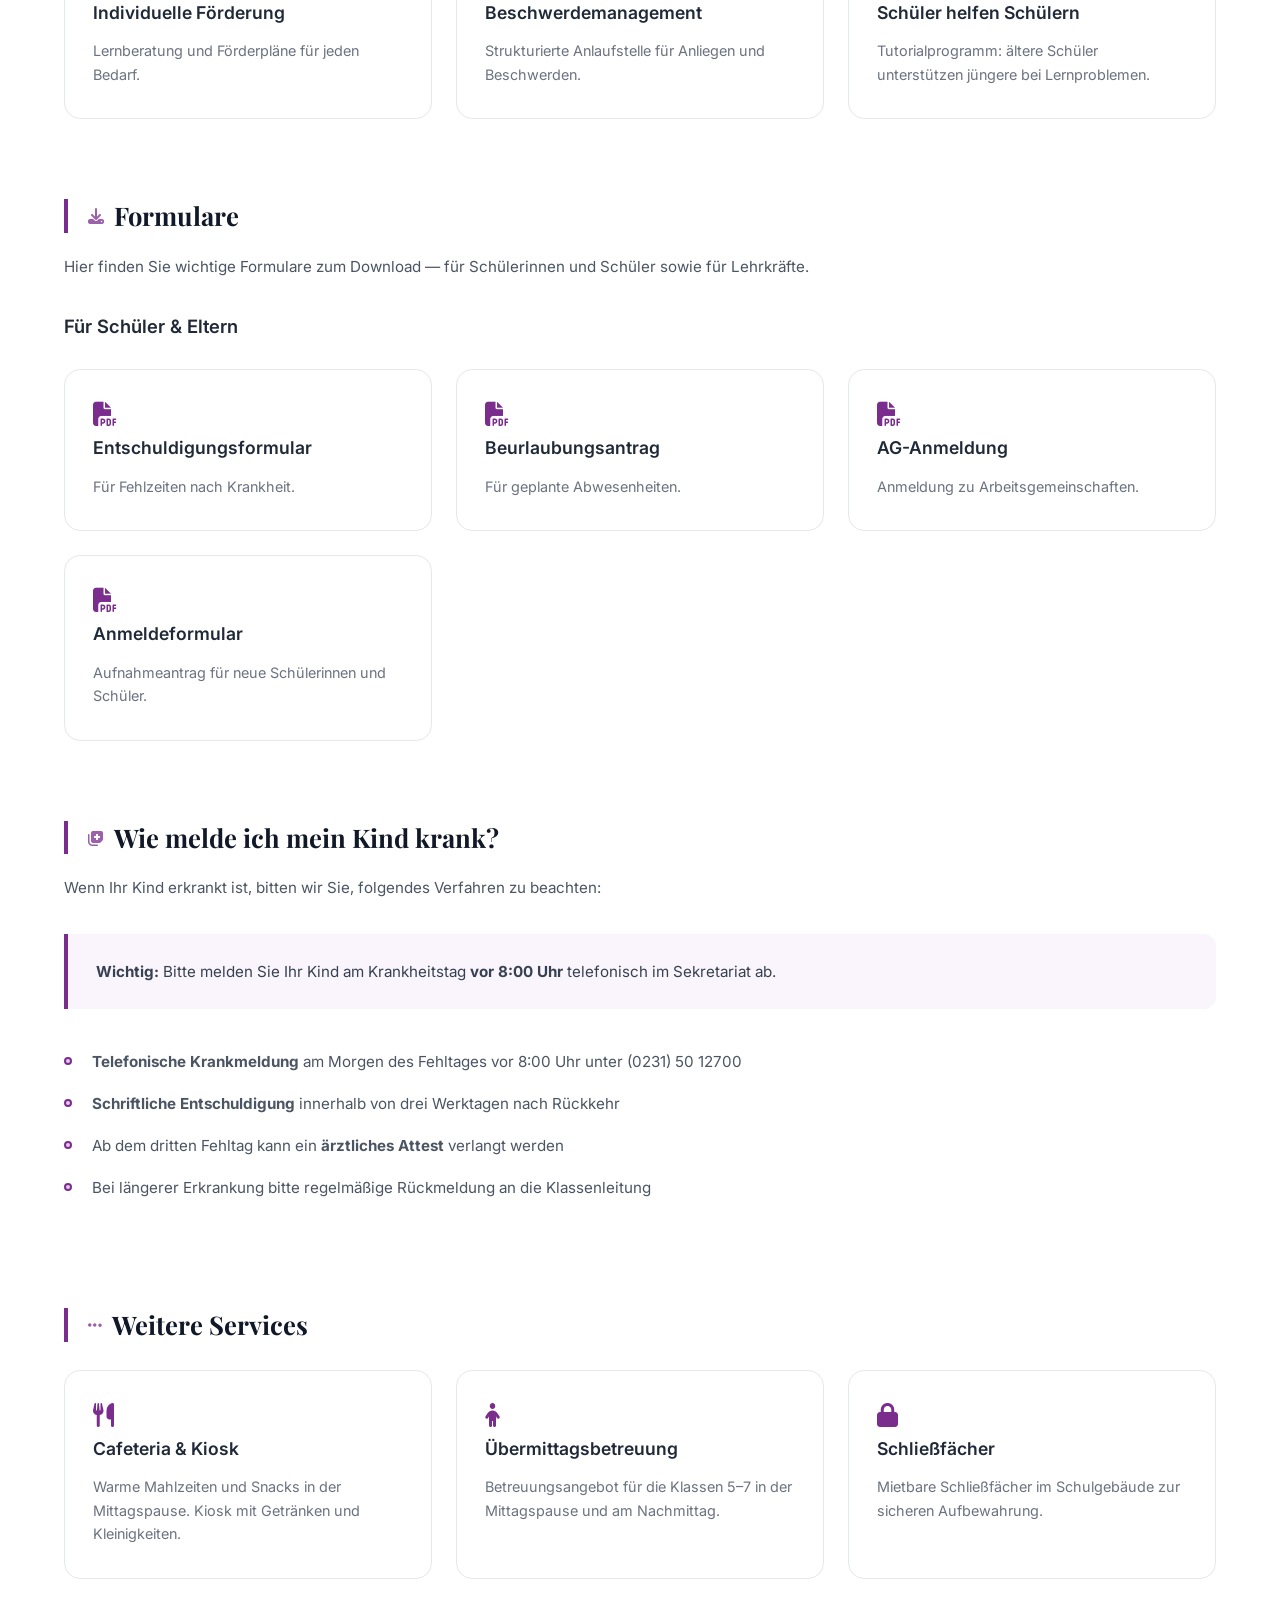
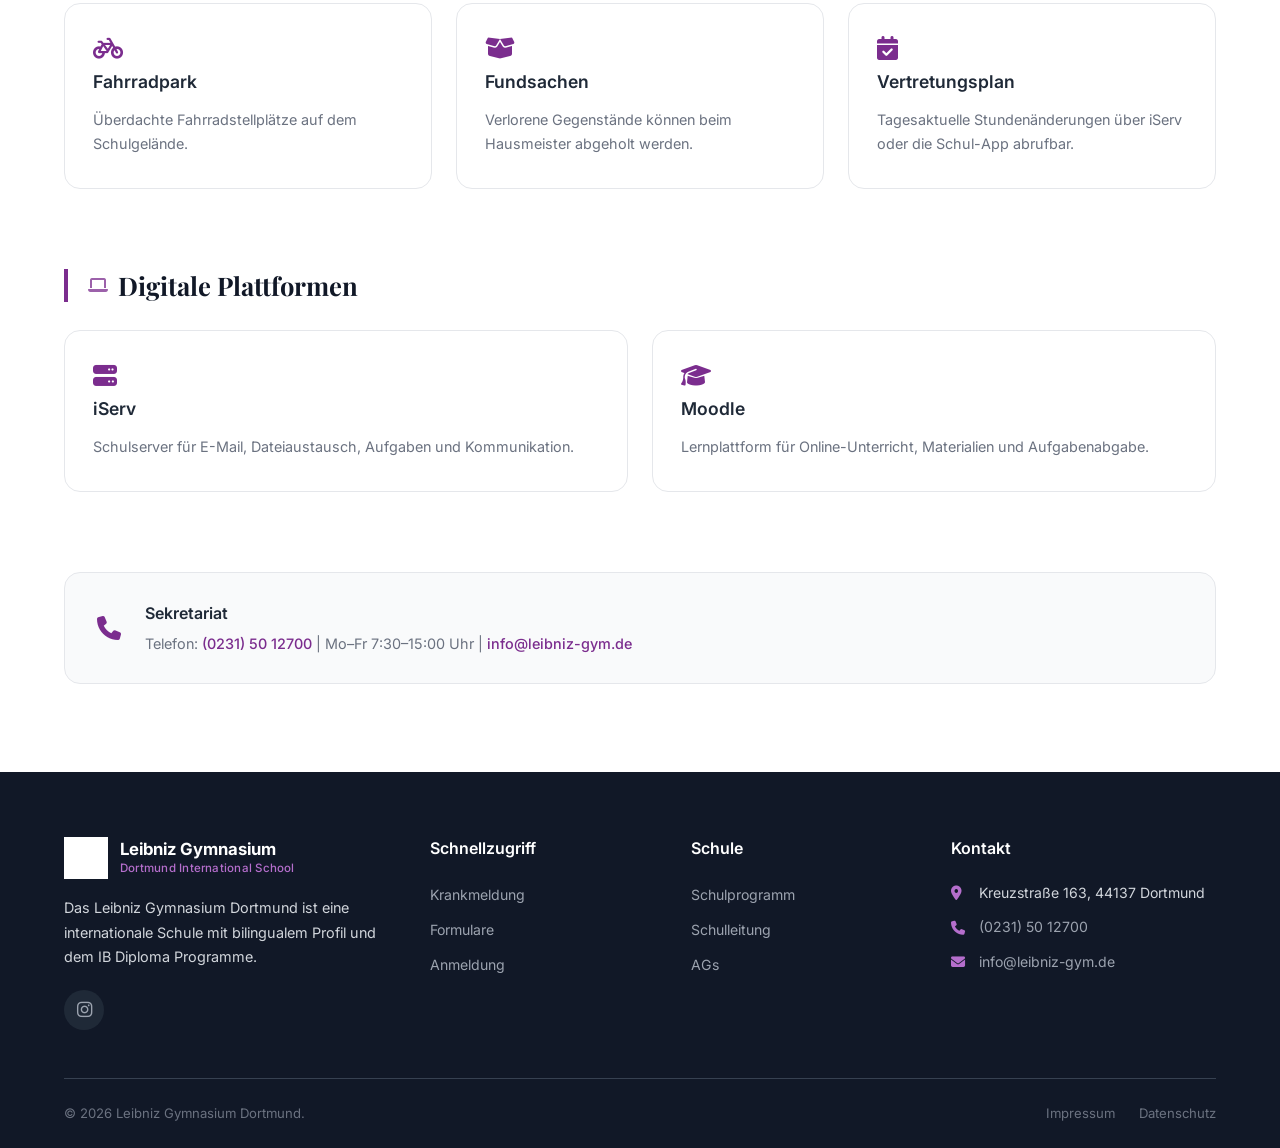
<file: service.html>
<!DOCTYPE html>
<html lang="de">
<head>
    <meta charset="UTF-8">
    <meta name="viewport" content="width=device-width, initial-scale=1.0">
    <title>Service - Leibniz Gymnasium Dortmund</title>
    <link rel="preconnect" href="https://fonts.googleapis.com">
    <link rel="preconnect" href="https://fonts.gstatic.com" crossorigin>
    <link href="https://fonts.googleapis.com/css2?family=Inter:wght@300;400;500;600;700;800&family=Playfair+Display:wght@700&display=swap" rel="stylesheet">
    <link rel="stylesheet" href="https://cdnjs.cloudflare.com/ajax/libs/font-awesome/6.5.1/css/all.min.css">
    <link rel="stylesheet" href="css/style.css">
</head>
<body>
    <div class="top-bar"><div class="container"><div class="top-bar-content"><div class="top-bar-left"><a href="tel:02315012700"><i class="fas fa-phone"></i> 0231-5012700</a><a href="mailto:info@leibniz-gym.de"><i class="fas fa-envelope"></i> info@leibniz-gym.de</a></div><div class="top-bar-right"><a href="#" title="iServ"><i class="fas fa-laptop"></i> iServ</a><a href="#" title="Moodle"><i class="fas fa-graduation-cap"></i> Moodle</a><a href="#" title="Vertretungsplan"><i class="fas fa-calendar-alt"></i> Vertretungsplan</a><a href="https://www.instagram.com/leibnizgymdo/" target="_blank" title="Instagram"><i class="fab fa-instagram"></i></a></div></div></div></div>
    <header class="navbar" id="navbar"><div class="container"><div class="nav-content">
        <a href="index.html" class="logo"><img src="img/logo.png" alt="Leibniz Gymnasium Logo" class="logo-img"><div class="logo-text"><span class="logo-name">Leibniz Gymnasium</span><span class="logo-sub">Dortmund International School</span></div></a>
        <nav class="nav-menu" id="navMenu"><ul class="nav-list">
            <li class="nav-item"><a href="index.html" class="nav-link">Home</a></li>
            <li class="nav-item has-dropdown"><a href="schulprofil.html" class="nav-link">Schulprofil <i class="fas fa-chevron-down"></i></a><ul class="dropdown"><li><a href="bili-mint.html">Bili plus MINT</a></li><li><a href="ib-diploma.html">IB Diploma Programme</a></li><li><a href="schulprofil.html#leitbild">Leitbild</a></li><li><a href="schulprofil.html#nawi">Naturwissenschaften</a></li></ul></li>
            <li class="nav-item has-dropdown"><a href="schule.html" class="nav-link">Schule <i class="fas fa-chevron-down"></i></a><ul class="dropdown"><li><a href="schule.html#erprobungsstufe">Erprobungsstufe</a></li><li><a href="schule.html#mittelstufe">Mittelstufe</a></li><li><a href="schule.html#oberstufe">Oberstufe</a></li><li><a href="schule.html#organisation">Organisation</a></li></ul></li>
            <li class="nav-item has-dropdown"><a href="unterrichtsfaecher.html" class="nav-link">F&auml;cher <i class="fas fa-chevron-down"></i></a><ul class="dropdown"><li><a href="unterrichtsfaecher.html#sprachen">Sprachen</a></li><li><a href="unterrichtsfaecher.html#nawi">MINT</a></li><li><a href="unterrichtsfaecher.html#gesellschaft">Gesellschaftswiss.</a></li><li><a href="unterrichtsfaecher.html#musisch">Musisch-k&uuml;nstlerisch</a></li><li><a href="unterrichtsfaecher.html#stundentafel">Wahlpflicht</a></li></ul></li>
            <li class="nav-item has-dropdown"><a href="schulleben.html" class="nav-link">Schulleben <i class="fas fa-chevron-down"></i></a><ul class="dropdown"><li><a href="schulleben.html#ags">AGs</a></li><li><a href="schulleben.html#theater">Theater</a></li><li><a href="schulleben.html#bigband">Bigband</a></li><li><a href="schulleben.html#austausch">Sch&uuml;leraustausch</a></li><li><a href="schulleben.html#mun">Model United Nations</a></li></ul></li>
            <li class="nav-item has-dropdown"><a href="berufsvorbereitung.html" class="nav-link">Beruf <i class="fas fa-chevron-down"></i></a><ul class="dropdown"><li><a href="berufsvorbereitung.html#potentialanalyse">Potentialanalyse</a></li><li><a href="berufsvorbereitung.html#praktikum">Praktikum</a></li><li><a href="berufsvorbereitung.html#studienberatung">Studienberatung</a></li></ul></li>
            <li class="nav-item has-dropdown"><a href="service.html" class="nav-link active">Service <i class="fas fa-chevron-down"></i></a><ul class="dropdown"><li><a href="service.html#anmeldung">Anmeldung</a></li><li><a href="service.html#beratung">Beratung</a></li><li><a href="service.html#formulare">Formulare</a></li><li><a href="service.html#krankmeldung">Krankmeldung</a></li></ul></li>
            <li class="nav-item"><a href="kontakt.html" class="nav-link">Kontakt</a></li>
        </ul></nav>
        <button class="nav-toggle" id="navToggle" aria-label="Men&uuml; &ouml;ffnen"><span></span><span></span><span></span></button>
    </div></div></header>

    <section class="page-header">
        <div class="page-header-bg"><img src="img/school-building.jpg" alt=""></div>
        <div class="container">
            <nav class="breadcrumb"><a href="index.html">Home</a><i class="fas fa-chevron-right sep"></i><span class="current">Service</span></nav>
            <div class="page-header-content">
                <span class="section-tag">Service</span>
                <h1 class="page-title">Service</h1>
                <p class="page-desc">Anmeldung, Beratung, Formulare, Krankmeldung und weitere Serviceangebote &mdash; alles Wichtige auf einen Blick.</p>
            </div>
        </div>
    </section>

    <section class="page-content">
        <div class="container">
            <div class="content-section" id="anmeldung">
                <h2><i class="fas fa-file-signature"></i> Wie melde ich mein Kind an?</h2>
                <div class="content-image content-image-right"><img src="img/openhouse.jpeg" alt="Tag der offenen T&uuml;r"></div>
                <p>Sie m&ouml;chten Ihr Kind am Leibniz Gymnasium anmelden? Hier finden Sie alle wichtigen Informationen zum Anmeldeverfahren.</p>
                <h3>Ben&ouml;tigte Unterlagen</h3>
                <ul>
                    <li>Halbjahreszeugnis der 4. Klasse (Original und Kopie)</li>
                    <li>Ausgef&uuml;lltes Anmeldeformular</li>
                    <li>Geburtsurkunde (Kopie)</li>
                    <li>Aktuelles Passbild</li>
                    <li>&Uuml;bergangsempfehlung der Grundschule</li>
                </ul>
                <div class="info-box">
                    <p><strong>Tag der offenen T&uuml;r:</strong> Besuchen Sie uns, um die Schule kennenzulernen! Termine finden Sie auf der <a href="index.html#termine" style="color:var(--primary);">Startseite</a>.</p>
                </div>
                <h3>Schnupperunterricht</h3>
                <p>Am Tag der offenen T&uuml;r bieten wir Schnupperunterricht in den F&auml;chern Englisch, Mathematik, Deutsch, Biologie und Sport an. Anmeldung unter (0231) 50 12700.</p>
            </div>

            <div class="content-section" id="beratung">
                <h2><i class="fas fa-comments"></i> Beratung</h2>
                <p>Wir bieten verschiedene Beratungsangebote f&uuml;r Sch&uuml;lerinnen und Sch&uuml;ler sowie Eltern an.</p>
                <div class="content-grid">
                    <div class="content-card"><i class="fas fa-user-friends"></i><h3>Beratungslehrer</h3><p>Ansprechpartner bei schulischen und pers&ouml;nlichen Fragen.</p></div>
                    <div class="content-card"><i class="fas fa-brain"></i><h3>Schulpsychologe</h3><p>Professionelle Unterst&uuml;tzung bei Lernschwierigkeiten und pers&ouml;nlichen Themen.</p></div>
                    <div class="content-card"><i class="fas fa-handshake"></i><h3>Streitschlichtung</h3><p>Ausgebildete Sch&uuml;ler-Mediatoren helfen bei Konflikten.</p></div>
                    <div class="content-card"><i class="fas fa-chart-line"></i><h3>Individuelle F&ouml;rderung</h3><p>Lernberatung und F&ouml;rderpl&auml;ne f&uuml;r jeden Bedarf.</p></div>
                    <div class="content-card"><i class="fas fa-exclamation-triangle"></i><h3>Beschwerdemanagement</h3><p>Strukturierte Anlaufstelle f&uuml;r Anliegen und Beschwerden.</p></div>
                    <div class="content-card"><i class="fas fa-graduation-cap"></i><h3>Sch&uuml;ler helfen Sch&uuml;lern</h3><p>Tutorialprogramm: &auml;ltere Sch&uuml;ler unterst&uuml;tzen j&uuml;ngere bei Lernproblemen.</p></div>
                </div>
            </div>

            <div class="content-section" id="formulare">
                <h2><i class="fas fa-download"></i> Formulare</h2>
                <p>Hier finden Sie wichtige Formulare zum Download &mdash; f&uuml;r Sch&uuml;lerinnen und Sch&uuml;ler sowie f&uuml;r Lehrkr&auml;fte.</p>
                <h3>F&uuml;r Sch&uuml;ler &amp; Eltern</h3>
                <div class="content-grid">
                    <div class="content-card"><i class="fas fa-file-pdf"></i><h3>Entschuldigungsformular</h3><p>F&uuml;r Fehlzeiten nach Krankheit.</p></div>
                    <div class="content-card"><i class="fas fa-file-pdf"></i><h3>Beurlaubungsantrag</h3><p>F&uuml;r geplante Abwesenheiten.</p></div>
                    <div class="content-card"><i class="fas fa-file-pdf"></i><h3>AG-Anmeldung</h3><p>Anmeldung zu Arbeitsgemeinschaften.</p></div>
                    <div class="content-card"><i class="fas fa-file-pdf"></i><h3>Anmeldeformular</h3><p>Aufnahmeantrag f&uuml;r neue Sch&uuml;lerinnen und Sch&uuml;ler.</p></div>
                </div>
            </div>

            <div class="content-section" id="krankmeldung">
                <h2><i class="fas fa-notes-medical"></i> Wie melde ich mein Kind krank?</h2>
                <p>Wenn Ihr Kind erkrankt ist, bitten wir Sie, folgendes Verfahren zu beachten:</p>
                <div class="info-box">
                    <p><strong>Wichtig:</strong> Bitte melden Sie Ihr Kind am Krankheitstag <strong>vor 8:00 Uhr</strong> telefonisch im Sekretariat ab.</p>
                </div>
                <ul>
                    <li><strong>Telefonische Krankmeldung</strong> am Morgen des Fehltages vor 8:00 Uhr unter (0231) 50 12700</li>
                    <li><strong>Schriftliche Entschuldigung</strong> innerhalb von drei Werktagen nach R&uuml;ckkehr</li>
                    <li>Ab dem dritten Fehltag kann ein <strong>&auml;rztliches Attest</strong> verlangt werden</li>
                    <li>Bei l&auml;ngerer Erkrankung bitte regelm&auml;&szlig;ige R&uuml;ckmeldung an die Klassenleitung</li>
                </ul>
            </div>

            <div class="content-section" id="weiteres">
                <h2><i class="fas fa-ellipsis-h"></i> Weitere Services</h2>
                <div class="content-grid">
                    <div class="content-card"><i class="fas fa-utensils"></i><h3>Cafeteria &amp; Kiosk</h3><p>Warme Mahlzeiten und Snacks in der Mittagspause. Kiosk mit Getr&auml;nken und Kleinigkeiten.</p></div>
                    <div class="content-card"><i class="fas fa-child"></i><h3>&Uuml;bermittagsbetreuung</h3><p>Betreuungsangebot f&uuml;r die Klassen 5&ndash;7 in der Mittagspause und am Nachmittag.</p></div>
                    <div class="content-card"><i class="fas fa-lock"></i><h3>Schlie&szlig;f&auml;cher</h3><p>Mietbare Schlie&szlig;f&auml;cher im Schulgeb&auml;ude zur sicheren Aufbewahrung.</p></div>
                    <div class="content-card"><i class="fas fa-bicycle"></i><h3>Fahrradpark</h3><p>&Uuml;berdachte Fahrradstellpl&auml;tze auf dem Schulgel&auml;nde.</p></div>
                    <div class="content-card"><i class="fas fa-box-open"></i><h3>Fundsachen</h3><p>Verlorene Gegenst&auml;nde k&ouml;nnen beim Hausmeister abgeholt werden.</p></div>
                    <div class="content-card"><i class="fas fa-calendar-check"></i><h3>Vertretungsplan</h3><p>Tagesaktuelle Stunden&auml;nderungen &uuml;ber iServ oder die Schul-App abrufbar.</p></div>
                </div>
            </div>

            <div class="content-section" id="digital">
                <h2><i class="fas fa-laptop"></i> Digitale Plattformen</h2>
                <div class="content-grid">
                    <div class="content-card"><i class="fas fa-server"></i><h3>iServ</h3><p>Schulserver f&uuml;r E-Mail, Dateiaustausch, Aufgaben und Kommunikation.</p></div>
                    <div class="content-card"><i class="fas fa-graduation-cap"></i><h3>Moodle</h3><p>Lernplattform f&uuml;r Online-Unterricht, Materialien und Aufgabenabgabe.</p></div>
                </div>
            </div>

            <div class="section-contact-box">
                <i class="fas fa-phone"></i>
                <div class="contact-box-content">
                    <h4>Sekretariat</h4>
                    <p>Telefon: <a href="tel:02315012700">(0231) 50 12700</a> | Mo&ndash;Fr 7:30&ndash;15:00 Uhr | <a href="mailto:info@leibniz-gym.de">info@leibniz-gym.de</a></p>
                </div>
            </div>
        </div>
    </section>

    <footer class="footer"><div class="container"><div class="footer-grid">
        <div class="footer-about"><div class="footer-logo"><img src="img/logo.png" alt="Leibniz Gymnasium Logo" class="logo-img"><div class="logo-text"><span class="logo-name">Leibniz Gymnasium</span><span class="logo-sub">Dortmund International School</span></div></div><p>Das Leibniz Gymnasium Dortmund ist eine internationale Schule mit bilingualem Profil und dem IB Diploma Programme.</p><div class="footer-social"><a href="https://www.instagram.com/leibnizgymdo/" target="_blank" aria-label="Instagram"><i class="fab fa-instagram"></i></a></div></div>
        <div class="footer-links"><h4>Schnellzugriff</h4><ul><li><a href="service.html#krankmeldung">Krankmeldung</a></li><li><a href="service.html#formulare">Formulare</a></li><li><a href="service.html#anmeldung">Anmeldung</a></li></ul></div>
        <div class="footer-links"><h4>Schule</h4><ul><li><a href="schulprofil.html">Schulprogramm</a></li><li><a href="kontakt.html#schulleitung">Schulleitung</a></li><li><a href="schulleben.html#ags">AGs</a></li></ul></div>
        <div class="footer-contact"><h4>Kontakt</h4><ul><li><i class="fas fa-map-marker-alt"></i> Kreuzstra&szlig;e 163, 44137 Dortmund</li><li><i class="fas fa-phone"></i> <a href="tel:02315012700">(0231) 50 12700</a></li><li><i class="fas fa-envelope"></i> <a href="mailto:info@leibniz-gym.de">info@leibniz-gym.de</a></li></ul></div>
    </div><div class="footer-bottom"><p>&copy; 2026 Leibniz Gymnasium Dortmund.</p><div class="footer-legal"><a href="impressum.html">Impressum</a><a href="datenschutz.html">Datenschutz</a></div></div></div></footer>
    <script src="js/script.js"></script>
</body>
</html>
</file>
<file: css/style.css>
/* =============================================
   Leibniz Gymnasium - Modern School Website
   Color Scheme: Corporate Purple / Blue-Gray
   ============================================= */

/* --- CSS Custom Properties --- */
:root {
    /* Corporate Purple Scale */
    --green-50: #faf5fc;
    --green-100: #f3e8f7;
    --green-200: #e5ccee;
    --green-300: #d1a3e0;
    --green-400: #b56ecc;
    --green-500: #9b3db5;
    --green-600: #7b2d8e;
    --green-700: #6b2478;
    --green-800: #5a1f65;
    --green-900: #4a1854;
    --green-950: #2e0d35;

    --primary: #7b2d8e;
    --primary-dark: #6b2478;
    --primary-light: #9b3db5;
    --primary-50: #faf5fc;

    --gray-50: #f9fafb;
    --gray-100: #f3f4f6;
    --gray-200: #e5e7eb;
    --gray-300: #d1d5db;
    --gray-400: #9ca3af;
    --gray-500: #6b7280;
    --gray-600: #4b5563;
    --gray-700: #374151;
    --gray-800: #1f2937;
    --gray-900: #111827;

    --white: #ffffff;
    --shadow-sm: 0 1px 2px rgba(0, 0, 0, 0.05);
    --shadow: 0 1px 3px rgba(0, 0, 0, 0.1), 0 1px 2px rgba(0, 0, 0, 0.06);
    --shadow-md: 0 4px 6px -1px rgba(0, 0, 0, 0.1), 0 2px 4px -1px rgba(0, 0, 0, 0.06);
    --shadow-lg: 0 10px 15px -3px rgba(0, 0, 0, 0.1), 0 4px 6px -2px rgba(0, 0, 0, 0.05);
    --shadow-xl: 0 20px 25px -5px rgba(0, 0, 0, 0.1), 0 10px 10px -5px rgba(0, 0, 0, 0.04);

    --radius: 0.5rem;
    --radius-lg: 0.75rem;
    --radius-xl: 1rem;
    --radius-2xl: 1.5rem;

    --transition: 0.3s cubic-bezier(0.4, 0, 0.2, 1);
}

/* --- Reset & Base --- */
*,
*::before,
*::after {
    margin: 0;
    padding: 0;
    box-sizing: border-box;
}

html {
    scroll-behavior: smooth;
    font-size: 16px;
}

body {
    font-family: 'Inter', -apple-system, BlinkMacSystemFont, 'Segoe UI', sans-serif;
    color: var(--gray-800);
    line-height: 1.6;
    background: var(--white);
    overflow-x: hidden;
}

a {
    text-decoration: none;
    color: inherit;
    transition: color var(--transition);
}

ul {
    list-style: none;
}

img {
    max-width: 100%;
    display: block;
}

.container {
    max-width: 1200px;
    margin: 0 auto;
    padding: 0 1.5rem;
}

/* --- Buttons --- */
.btn {
    display: inline-flex;
    align-items: center;
    gap: 0.5rem;
    padding: 0.75rem 1.75rem;
    border-radius: 50px;
    font-weight: 600;
    font-size: 0.95rem;
    border: 2px solid transparent;
    cursor: pointer;
    transition: all var(--transition);
    white-space: nowrap;
}

.btn-primary {
    background: var(--primary);
    color: var(--white);
    border-color: var(--primary);
}

.btn-primary:hover {
    background: var(--primary-dark);
    border-color: var(--primary-dark);
    transform: translateY(-2px);
    box-shadow: var(--shadow-lg);
}

.btn-secondary {
    background: var(--white);
    color: var(--primary);
    border-color: var(--primary);
}

.btn-secondary:hover {
    background: var(--primary);
    color: var(--white);
    transform: translateY(-2px);
}

.btn-outline {
    background: transparent;
    color: var(--white);
    border-color: var(--white);
}

.btn-outline:hover {
    background: var(--white);
    color: var(--primary-dark);
    transform: translateY(-2px);
}

.btn-white {
    background: var(--white);
    color: var(--primary-dark);
    border-color: var(--white);
}

.btn-white:hover {
    background: transparent;
    color: var(--white);
    transform: translateY(-2px);
}

.btn-outline-white {
    background: transparent;
    color: var(--white);
    border-color: rgba(255, 255, 255, 0.5);
}

.btn-outline-white:hover {
    border-color: var(--white);
    background: rgba(255, 255, 255, 0.1);
    transform: translateY(-2px);
}

.btn-sm {
    padding: 0.5rem 1.25rem;
    font-size: 0.85rem;
}

/* --- Top Bar --- */
.top-bar {
    background: var(--gray-900);
    color: var(--gray-300);
    font-size: 0.8rem;
    padding: 0.5rem 0;
}

.top-bar-content {
    display: flex;
    justify-content: space-between;
    align-items: center;
}

.top-bar-left,
.top-bar-right {
    display: flex;
    align-items: center;
    gap: 1.25rem;
}

.top-bar a {
    color: var(--gray-300);
    display: flex;
    align-items: center;
    gap: 0.4rem;
    transition: color var(--transition);
}

.top-bar a:hover {
    color: var(--green-400);
}

/* --- Navbar --- */
.navbar {
    position: sticky;
    top: 0;
    z-index: 1000;
    background: rgba(255, 255, 255, 0.95);
    backdrop-filter: blur(20px);
    -webkit-backdrop-filter: blur(20px);
    border-bottom: 1px solid var(--gray-200);
    transition: all var(--transition);
}

.navbar.scrolled {
    box-shadow: var(--shadow-md);
}

.nav-content {
    display: flex;
    align-items: center;
    justify-content: space-between;
    height: 70px;
}

/* Logo */
.logo {
    display: flex;
    align-items: center;
    gap: 0.75rem;
}

.logo-img {
    width: 44px;
    height: 44px;
    object-fit: contain;
}

.logo-icon {
    width: 44px;
    height: 44px;
    background: linear-gradient(135deg, var(--primary), var(--green-700));
    color: var(--white);
    border-radius: var(--radius);
    display: flex;
    align-items: center;
    justify-content: center;
    font-weight: 800;
    font-size: 1.1rem;
    letter-spacing: -0.5px;
}

.logo-text {
    display: flex;
    flex-direction: column;
}

.logo-name {
    font-weight: 700;
    font-size: 1.05rem;
    color: var(--gray-900);
    line-height: 1.2;
}

.logo-sub {
    font-size: 0.72rem;
    color: var(--primary);
    font-weight: 500;
    letter-spacing: 0.02em;
}

/* Nav Menu */
.nav-list {
    display: flex;
    align-items: center;
    gap: 0.25rem;
}

.nav-link {
    padding: 0.5rem 0.9rem;
    font-size: 0.9rem;
    font-weight: 500;
    color: var(--gray-700);
    border-radius: var(--radius);
    display: flex;
    align-items: center;
    gap: 0.35rem;
    transition: all var(--transition);
}

.nav-link:hover,
.nav-link.active {
    color: var(--primary);
    background: var(--green-50);
}

.nav-link i {
    font-size: 0.6rem;
    transition: transform var(--transition);
}

/* Dropdown */
.has-dropdown {
    position: relative;
}

.dropdown {
    position: absolute;
    top: 100%;
    left: 0;
    min-width: 220px;
    background: var(--white);
    border-radius: var(--radius-lg);
    box-shadow: var(--shadow-xl);
    border: 1px solid var(--gray-100);
    padding: 0.5rem;
    opacity: 0;
    visibility: hidden;
    transform: translateY(10px);
    transition: all var(--transition);
}

.has-dropdown:hover .dropdown {
    opacity: 1;
    visibility: visible;
    transform: translateY(0);
}

.has-dropdown:hover .nav-link i {
    transform: rotate(180deg);
}

.dropdown li a {
    display: block;
    padding: 0.6rem 1rem;
    font-size: 0.88rem;
    color: var(--gray-600);
    border-radius: var(--radius);
    transition: all var(--transition);
}

.dropdown li a:hover {
    background: var(--green-50);
    color: var(--primary);
    padding-left: 1.25rem;
}

/* Mobile Toggle */
.nav-toggle {
    display: none;
    flex-direction: column;
    gap: 5px;
    background: none;
    border: none;
    cursor: pointer;
    padding: 0.5rem;
}

.nav-toggle span {
    width: 24px;
    height: 2px;
    background: var(--gray-700);
    border-radius: 2px;
    transition: all var(--transition);
}

.nav-toggle.active span:nth-child(1) {
    transform: rotate(45deg) translate(5px, 5px);
}

.nav-toggle.active span:nth-child(2) {
    opacity: 0;
}

.nav-toggle.active span:nth-child(3) {
    transform: rotate(-45deg) translate(5px, -5px);
}

/* --- Hero Section --- */
.hero {
    position: relative;
    min-height: auto;
    padding: 3.5rem 0 4.5rem;
    display: flex;
    align-items: center;
    overflow: hidden;
}

.hero-bg {
    position: absolute;
    inset: 0;
    background: #1f2937;
    z-index: 0;
}

.hero-bg-img {
    width: 100%;
    height: 100%;
    object-fit: cover;
    opacity: 0.3;
}

.hero-bg::before {
    content: '';
    position: absolute;
    inset: 0;
    background: url("data:image/svg+xml,%3Csvg width='60' height='60' viewBox='0 0 60 60' xmlns='http://www.w3.org/2000/svg'%3E%3Cg fill='none' fill-rule='evenodd'%3E%3Cg fill='%23ffffff' fill-opacity='0.03'%3E%3Cpath d='M36 34v-4h-2v4h-4v2h4v4h2v-4h4v-2h-4zm0-30V0h-2v4h-4v2h4v4h2V6h4V4h-4zM6 34v-4H4v4H0v2h4v4h2v-4h4v-2H6zM6 4V0H4v4H0v2h4v4h2V6h4V4H6z'/%3E%3C/g%3E%3C/g%3E%3C/svg%3E");
}

.hero-overlay {
    position: absolute;
    inset: 0;
    background: radial-gradient(circle at 30% 50%, transparent 0%, rgba(0, 0, 0, 0.2) 100%);
    z-index: 1;
}

.hero .container {
    position: relative;
    z-index: 2;
}

.hero-content {
    max-width: 700px;
    color: var(--white);
}

.hero-badge {
    display: inline-block;
    background: rgba(255, 255, 255, 0.15);
    backdrop-filter: blur(10px);
    border: 1px solid rgba(255, 255, 255, 0.2);
    padding: 0.3rem 1rem;
    border-radius: 50px;
    font-size: 0.8rem;
    font-weight: 500;
    margin-bottom: 1rem;
    letter-spacing: 0.05em;
}

.hero-title {
    font-family: 'Playfair Display', serif;
    font-size: clamp(2rem, 4.5vw, 3rem);
    font-weight: 700;
    line-height: 1.15;
    margin-bottom: 0.75rem;
}

.hero-title span {
    color: var(--green-300);
    opacity: 0.9;
}

.hero-subtitle {
    font-size: 1rem;
    line-height: 1.6;
    color: rgba(255, 255, 255, 0.85);
    margin-bottom: 1.5rem;
    max-width: 550px;
}

.hero-buttons {
    display: flex;
    gap: 1rem;
    flex-wrap: wrap;
}

.hero-scroll {
    display: none;
}

/* --- Features Section --- */
.features {
    padding: 3rem 0 4rem;
    margin-top: -2rem;
    position: relative;
    z-index: 3;
}

.features-grid {
    display: grid;
    grid-template-columns: repeat(4, 1fr);
    gap: 1.5rem;
}

.feature-card {
    background: var(--white);
    padding: 2rem 1.5rem;
    border-radius: var(--radius-xl);
    box-shadow: var(--shadow-lg);
    border: 1px solid var(--gray-100);
    transition: all var(--transition);
    position: relative;
    overflow: hidden;
}

.feature-card::before {
    content: '';
    position: absolute;
    top: 0;
    left: 0;
    right: 0;
    height: 3px;
    background: linear-gradient(90deg, var(--primary), var(--green-400));
    transform: scaleX(0);
    transition: transform var(--transition);
}

.feature-card:hover {
    transform: translateY(-6px);
    box-shadow: var(--shadow-xl);
}

.feature-card:hover::before {
    transform: scaleX(1);
}

.feature-icon {
    width: 56px;
    height: 56px;
    background: var(--green-50);
    color: var(--primary);
    border-radius: var(--radius-lg);
    display: flex;
    align-items: center;
    justify-content: center;
    font-size: 1.4rem;
    margin-bottom: 1.25rem;
    transition: all var(--transition);
}

.feature-card:hover .feature-icon {
    background: var(--primary);
    color: var(--white);
}

.feature-card h3 {
    font-size: 1.05rem;
    font-weight: 700;
    margin-bottom: 0.5rem;
    color: var(--gray-900);
}

.feature-card p {
    font-size: 0.88rem;
    color: var(--gray-500);
    line-height: 1.6;
    margin-bottom: 1rem;
}

.feature-link {
    font-size: 0.85rem;
    font-weight: 600;
    color: var(--primary);
    display: inline-flex;
    align-items: center;
    gap: 0.4rem;
}

.feature-link:hover {
    gap: 0.7rem;
}

/* --- Section Styles --- */
.section-tag {
    display: inline-block;
    background: var(--green-50);
    color: var(--primary);
    padding: 0.35rem 1rem;
    border-radius: 50px;
    font-size: 0.8rem;
    font-weight: 600;
    text-transform: uppercase;
    letter-spacing: 0.08em;
    margin-bottom: 1rem;
}

.section-title {
    font-family: 'Playfair Display', serif;
    font-size: clamp(1.75rem, 3vw, 2.5rem);
    font-weight: 700;
    color: var(--gray-900);
    margin-bottom: 1rem;
    line-height: 1.2;
}

.section-desc {
    font-size: 1.05rem;
    color: var(--gray-500);
    max-width: 550px;
}

.section-header {
    text-align: center;
    margin-bottom: 3rem;
}

.section-header .section-desc {
    margin: 0 auto;
}

/* --- About Section --- */
.about {
    padding: 6rem 0;
    background: var(--gray-50);
}

.about-grid {
    display: grid;
    grid-template-columns: 1fr 1fr;
    gap: 4rem;
    align-items: center;
}

.about-content p {
    color: var(--gray-600);
    margin-bottom: 1rem;
    line-height: 1.75;
}

.about-stats {
    display: flex;
    gap: 2.5rem;
    margin: 2rem 0;
    padding: 1.5rem 0;
    border-top: 1px solid var(--gray-200);
    border-bottom: 1px solid var(--gray-200);
}

.stat {
    display: flex;
    flex-direction: column;
}

.stat-number {
    font-size: 2rem;
    font-weight: 800;
    color: var(--primary);
    line-height: 1;
}

.stat-label {
    font-size: 0.82rem;
    color: var(--gray-500);
    margin-top: 0.25rem;
}

.about-image {
    position: relative;
}

.about-img {
    width: 100%;
    border-radius: var(--radius-xl);
    object-fit: cover;
    aspect-ratio: 4/3;
    box-shadow: var(--shadow-lg);
}

/* --- News Section --- */
.news {
    padding: 6rem 0;
}

.news-grid {
    display: grid;
    grid-template-columns: 1fr 1fr;
    gap: 1.5rem;
}

.news-card {
    background: var(--white);
    border-radius: var(--radius-xl);
    overflow: hidden;
    border: 1px solid var(--gray-200);
    transition: all var(--transition);
    display: flex;
    flex-direction: column;
}

.news-card:hover {
    transform: translateY(-4px);
    box-shadow: var(--shadow-lg);
    border-color: var(--green-200);
}

.news-card-featured {
    grid-column: 1 / -1;
    display: grid;
    grid-template-columns: 1fr 1fr;
}

.news-card-featured .news-image {
    height: 100%;
    min-height: 280px;
}

.news-image {
    position: relative;
    height: 200px;
    overflow: hidden;
}

.news-image img {
    width: 100%;
    height: 100%;
    object-fit: cover;
}

.news-badge {
    position: absolute;
    top: 1rem;
    left: 1rem;
    background: var(--primary);
    color: var(--white);
    padding: 0.25rem 0.75rem;
    border-radius: 50px;
    font-size: 0.75rem;
    font-weight: 600;
}

.news-body {
    padding: 1.5rem;
    display: flex;
    flex-direction: column;
    flex: 1;
}

.news-meta {
    display: flex;
    gap: 1rem;
    margin-bottom: 0.75rem;
}

.news-meta span {
    font-size: 0.8rem;
    color: var(--gray-400);
    display: flex;
    align-items: center;
    gap: 0.35rem;
}

.news-card h3 {
    font-size: 1.15rem;
    font-weight: 700;
    color: var(--gray-900);
    margin-bottom: 0.5rem;
}

.news-card p {
    font-size: 0.9rem;
    color: var(--gray-500);
    line-height: 1.65;
    flex: 1;
}

.news-link {
    display: inline-flex;
    align-items: center;
    gap: 0.4rem;
    font-size: 0.85rem;
    font-weight: 600;
    color: var(--primary);
    margin-top: 1rem;
}

.news-link:hover {
    gap: 0.7rem;
}

.news-more {
    text-align: center;
    margin-top: 2.5rem;
}

/* --- Calendar Section --- */
.calendar {
    padding: 6rem 0;
    background: var(--gray-50);
}

.calendar-grid {
    display: grid;
    grid-template-columns: 1fr 2fr;
    gap: 4rem;
    align-items: start;
}

.events-list {
    display: flex;
    flex-direction: column;
    gap: 1rem;
}

.event-item {
    display: flex;
    gap: 1.25rem;
    align-items: center;
    background: var(--white);
    padding: 1.25rem 1.5rem;
    border-radius: var(--radius-lg);
    border: 1px solid var(--gray-200);
    transition: all var(--transition);
}

.event-item:hover {
    border-color: var(--green-300);
    box-shadow: var(--shadow-md);
    transform: translateX(4px);
}

.event-date {
    display: flex;
    flex-direction: column;
    align-items: center;
    min-width: 56px;
    padding: 0.5rem;
    background: var(--green-50);
    border-radius: var(--radius);
}

.event-day {
    font-size: 1.5rem;
    font-weight: 800;
    color: var(--primary);
    line-height: 1;
}

.event-month {
    font-size: 0.75rem;
    font-weight: 600;
    color: var(--green-600);
    text-transform: uppercase;
    letter-spacing: 0.05em;
}

.event-info h4 {
    font-size: 1rem;
    font-weight: 600;
    color: var(--gray-900);
    margin-bottom: 0.2rem;
}

.event-info p {
    font-size: 0.85rem;
    color: var(--gray-500);
    display: flex;
    align-items: center;
    gap: 0.35rem;
}

/* --- CTA Section --- */
.cta {
    padding: 5rem 0;
    background: linear-gradient(135deg, #1f2937, #374151);
    position: relative;
    overflow: hidden;
}

.cta::before {
    content: '';
    position: absolute;
    inset: 0;
    background: url("data:image/svg+xml,%3Csvg width='60' height='60' viewBox='0 0 60 60' xmlns='http://www.w3.org/2000/svg'%3E%3Cg fill='none' fill-rule='evenodd'%3E%3Cg fill='%23ffffff' fill-opacity='0.05'%3E%3Cpath d='M36 34v-4h-2v4h-4v2h4v4h2v-4h4v-2h-4zm0-30V0h-2v4h-4v2h4v4h2V6h4V4h-4zM6 34v-4H4v4H0v2h4v4h2v-4h4v-2H6zM6 4V0H4v4H0v2h4v4h2V6h4V4H6z'/%3E%3C/g%3E%3C/g%3E%3C/svg%3E");
}

.cta-content {
    position: relative;
    text-align: center;
    color: var(--white);
    max-width: 650px;
    margin: 0 auto;
}

.cta-content h2 {
    font-family: 'Playfair Display', serif;
    font-size: clamp(1.75rem, 3vw, 2.25rem);
    margin-bottom: 1rem;
}

.cta-content p {
    font-size: 1.05rem;
    color: rgba(255, 255, 255, 0.85);
    margin-bottom: 2rem;
    line-height: 1.7;
}

.cta-buttons {
    display: flex;
    gap: 1rem;
    justify-content: center;
    flex-wrap: wrap;
}

/* --- Footer --- */
.footer {
    background: var(--gray-900);
    color: var(--gray-300);
    padding: 4rem 0 0;
}

.footer-grid {
    display: grid;
    grid-template-columns: 1.5fr 1fr 1fr 1.25fr;
    gap: 3rem;
    padding-bottom: 3rem;
    border-bottom: 1px solid var(--gray-700);
}

.footer-logo {
    display: flex;
    align-items: center;
    gap: 0.75rem;
    margin-bottom: 1rem;
}

.footer-logo .logo-img {
    width: 44px;
    height: 44px;
    object-fit: contain;
    filter: brightness(0) invert(1);
}

.footer-logo .logo-icon {
    background: linear-gradient(135deg, var(--green-500), var(--green-700));
}

.footer-logo .logo-name {
    color: var(--white);
}

.footer-logo .logo-sub {
    color: var(--green-400);
}

.footer-about p {
    font-size: 0.9rem;
    line-height: 1.7;
    margin-bottom: 1.25rem;
}

.footer-social {
    display: flex;
    gap: 0.75rem;
}

.footer-social a {
    width: 40px;
    height: 40px;
    background: var(--gray-800);
    border-radius: 50%;
    display: flex;
    align-items: center;
    justify-content: center;
    font-size: 1.1rem;
    color: var(--gray-400);
    transition: all var(--transition);
}

.footer-social a:hover {
    background: var(--primary);
    color: var(--white);
    transform: translateY(-3px);
}

.footer-links h4,
.footer-contact h4 {
    color: var(--white);
    font-size: 1rem;
    font-weight: 600;
    margin-bottom: 1.25rem;
}

.footer-links ul {
    display: flex;
    flex-direction: column;
    gap: 0.6rem;
}

.footer-links a {
    font-size: 0.88rem;
    color: var(--gray-400);
    transition: all var(--transition);
}

.footer-links a:hover {
    color: var(--green-400);
    padding-left: 0.25rem;
}

.footer-contact ul {
    display: flex;
    flex-direction: column;
    gap: 0.75rem;
}

.footer-contact li {
    display: flex;
    align-items: center;
    gap: 0.75rem;
    font-size: 0.88rem;
}

.footer-contact li i {
    color: var(--green-400);
    width: 16px;
}

.footer-contact a {
    color: var(--gray-400);
}

.footer-contact a:hover {
    color: var(--green-400);
}

.footer-bottom {
    display: flex;
    justify-content: space-between;
    align-items: center;
    padding: 1.5rem 0;
    font-size: 0.82rem;
    color: var(--gray-500);
}

.footer-legal {
    display: flex;
    gap: 1.5rem;
}

.footer-legal a {
    color: var(--gray-500);
}

.footer-legal a:hover {
    color: var(--green-400);
}

/* --- Breadcrumbs --- */
.breadcrumb {
    display: flex;
    align-items: center;
    gap: 0.5rem;
    font-size: 0.85rem;
    margin-bottom: 1.25rem;
    flex-wrap: wrap;
}

.breadcrumb a {
    color: rgba(255, 255, 255, 0.7);
    transition: color var(--transition);
}

.breadcrumb a:hover {
    color: var(--white);
}

.breadcrumb .sep {
    color: rgba(255, 255, 255, 0.35);
    font-size: 0.55rem;
}

.breadcrumb .current {
    color: rgba(255, 255, 255, 0.95);
    font-weight: 500;
}

/* --- Sub-Page Header (Hero) --- */
.page-header {
    background: linear-gradient(135deg, var(--primary) 0%, var(--green-900) 100%);
    padding: 3.5rem 0 3rem;
    position: relative;
    overflow: hidden;
}

.page-header::after {
    content: '';
    position: absolute;
    inset: 0;
    background: url("data:image/svg+xml,%3Csvg width='60' height='60' viewBox='0 0 60 60' xmlns='http://www.w3.org/2000/svg'%3E%3Cg fill='none' fill-rule='evenodd'%3E%3Cg fill='%23ffffff' fill-opacity='0.04'%3E%3Cpath d='M36 34v-4h-2v4h-4v2h4v4h2v-4h4v-2h-4zm0-30V0h-2v4h-4v2h4v4h2V6h4V4h-4zM6 34v-4H4v4H0v2h4v4h2v-4h4v-2H6zM6 4V0H4v4H0v2h4v4h2V6h4V4H6z'/%3E%3C/g%3E%3C/g%3E%3C/svg%3E");
    z-index: 1;
    pointer-events: none;
}

.page-header-bg {
    position: absolute;
    inset: 0;
    z-index: 0;
}

.page-header-bg img {
    width: 100%;
    height: 100%;
    object-fit: cover;
    opacity: 0.12;
}

.page-header .container {
    position: relative;
    z-index: 2;
}

.page-header .section-tag {
    background: rgba(255, 255, 255, 0.15);
    color: rgba(255, 255, 255, 0.95);
    backdrop-filter: blur(10px);
    border: 1px solid rgba(255, 255, 255, 0.2);
}

.page-header-content {
    max-width: 700px;
}

.page-title {
    font-family: 'Playfair Display', serif;
    font-size: clamp(2rem, 4vw, 2.75rem);
    font-weight: 700;
    color: var(--white);
    margin-bottom: 0.75rem;
    line-height: 1.15;
}

.page-desc {
    font-size: 1.05rem;
    color: rgba(255, 255, 255, 0.8);
    line-height: 1.65;
}

/* --- Page Content --- */
.page-content {
    padding: 4rem 0 5rem;
}

/* --- Content Sections --- */
.content-section {
    margin-bottom: 4rem;
    scroll-margin-top: 90px;
}

.content-section:last-child {
    margin-bottom: 0;
}

.content-section h2 {
    font-family: 'Playfair Display', serif;
    font-size: 1.6rem;
    font-weight: 700;
    color: var(--gray-900);
    margin-bottom: 1.25rem;
    padding-left: 1.25rem;
    border-left: 4px solid var(--primary);
    display: flex;
    align-items: center;
    gap: 0.6rem;
    line-height: 1.3;
}

.content-section h2 i {
    color: var(--primary);
    font-size: 1rem;
    opacity: 0.75;
}

.content-section h3 {
    font-size: 1.15rem;
    font-weight: 600;
    color: var(--gray-800);
    margin: 2rem 0 0.75rem;
}

.content-section p {
    color: var(--gray-600);
    line-height: 1.8;
    margin-bottom: 1.25rem;
    font-size: 0.95rem;
}

.content-section ul {
    list-style: none;
    padding: 0;
    margin-bottom: 1.25rem;
}

.content-section ul li {
    padding: 0.5rem 0 0.5rem 1.75rem;
    position: relative;
    color: var(--gray-600);
    line-height: 1.7;
    font-size: 0.95rem;
}

.content-section ul li::before {
    content: '';
    position: absolute;
    left: 0;
    top: 1rem;
    width: 8px;
    height: 8px;
    background: var(--green-200);
    border: 2px solid var(--primary);
    border-radius: 50%;
}

/* --- Content Grid --- */
.content-grid {
    display: grid;
    grid-template-columns: repeat(auto-fit, minmax(280px, 1fr));
    gap: 1.5rem;
    margin-top: 1.75rem;
}

/* --- Content Cards --- */
.content-card {
    background: var(--white);
    padding: 2rem 1.75rem;
    border-radius: var(--radius-xl);
    border: 1px solid var(--gray-200);
    transition: all var(--transition);
    position: relative;
    overflow: hidden;
}

.content-card::before {
    content: '';
    position: absolute;
    top: 0;
    left: 0;
    right: 0;
    height: 3px;
    background: linear-gradient(90deg, var(--primary), var(--green-400));
    transform: scaleX(0);
    transform-origin: left;
    transition: transform var(--transition);
}

.content-card:hover {
    border-color: var(--green-200);
    box-shadow: var(--shadow-lg);
    transform: translateY(-4px);
}

.content-card:hover::before {
    transform: scaleX(1);
}

.content-card h3 {
    margin-top: 0.5rem;
    font-size: 1.1rem;
}

.content-card i {
    color: var(--primary);
    font-size: 1.5rem;
    margin-bottom: 0.5rem;
    display: block;
}

.content-card p {
    font-size: 0.9rem;
    color: var(--gray-500);
    margin-bottom: 0;
    line-height: 1.65;
}

/* --- Info Box --- */
.info-box {
    background: var(--primary-50);
    border-left: 4px solid var(--primary);
    padding: 1.5rem 1.75rem;
    border-radius: 0 var(--radius-lg) var(--radius-lg) 0;
    margin: 2rem 0;
}

.info-box p {
    color: var(--gray-700);
    margin-bottom: 0;
    font-size: 0.95rem;
}

/* --- Contact --- */
.contact-grid {
    display: grid;
    grid-template-columns: 1fr 1fr;
    gap: 1.5rem;
    margin-top: 1.75rem;
}

.contact-info-item {
    display: flex;
    gap: 1.25rem;
    align-items: flex-start;
    padding: 1.5rem;
    background: var(--white);
    border-radius: var(--radius-xl);
    border: 1px solid var(--gray-200);
    transition: all var(--transition);
}

.contact-info-item:hover {
    border-color: var(--green-200);
    box-shadow: var(--shadow-md);
}

.contact-info-item i {
    color: var(--primary);
    font-size: 1.25rem;
    margin-top: 0.15rem;
    width: 24px;
    text-align: center;
    flex-shrink: 0;
}

.contact-info-item h4 {
    font-size: 0.95rem;
    font-weight: 600;
    color: var(--gray-800);
    margin-bottom: 0.25rem;
}

.contact-info-item p {
    font-size: 0.9rem;
    color: var(--gray-600);
    margin-bottom: 0;
}

/* --- Contact Form --- */
.contact-form {
    margin-top: 2rem;
}

.form-group {
    margin-bottom: 1.5rem;
}

.form-group label {
    display: block;
    font-size: 0.88rem;
    font-weight: 600;
    color: var(--gray-700);
    margin-bottom: 0.5rem;
}

.form-group input,
.form-group textarea,
.form-group select {
    width: 100%;
    padding: 0.85rem 1.25rem;
    border: 1px solid var(--gray-300);
    border-radius: var(--radius-lg);
    font-family: 'Inter', sans-serif;
    font-size: 0.9rem;
    color: var(--gray-800);
    background: var(--white);
    transition: all var(--transition);
}

.form-group input:focus,
.form-group textarea:focus {
    outline: none;
    border-color: var(--primary);
    box-shadow: 0 0 0 4px rgba(123, 45, 142, 0.1);
}

.form-group textarea {
    resize: vertical;
    min-height: 140px;
}

/* --- Map --- */
.map-placeholder {
    width: 100%;
    height: 350px;
    background: var(--gray-100);
    border-radius: var(--radius-xl);
    display: flex;
    align-items: center;
    justify-content: center;
    color: var(--gray-400);
    font-size: 0.9rem;
    margin-top: 1.75rem;
    border: 1px solid var(--gray-200);
}

/* --- Legal --- */
.legal-content h2 {
    font-family: 'Inter', sans-serif;
    font-size: 1.2rem;
    margin-top: 2.5rem;
    margin-bottom: 0.75rem;
    border-left: none;
    padding-left: 0;
}

.legal-content h2:first-child {
    margin-top: 0;
}

/* --- Inline Content Images (KKG-inspired) --- */
.content-image {
    border-radius: var(--radius-xl);
    overflow: hidden;
    margin-bottom: 1.5rem;
    box-shadow: var(--shadow-md);
}

.content-image img {
    width: 100%;
    height: 100%;
    object-fit: cover;
    display: block;
}

.content-image-right {
    float: right;
    width: 340px;
    margin: 0.25rem 0 1.5rem 2rem;
}

.content-image-left {
    float: left;
    width: 340px;
    margin: 0.25rem 2rem 1.5rem 0;
}

.content-image-right img,
.content-image-left img {
    aspect-ratio: 4/3;
}

.content-section::after {
    content: '';
    display: table;
    clear: both;
}

/* --- Card Link Button (KKG "Mehr erfahren") --- */
.card-link {
    display: inline-flex;
    align-items: center;
    gap: 0.4rem;
    font-size: 0.85rem;
    font-weight: 600;
    color: var(--primary);
    margin-top: 0.75rem;
    transition: all var(--transition);
}

.card-link i {
    font-size: 0.7rem;
    display: inline;
    margin-bottom: 0;
    transition: transform var(--transition);
}

.content-card:hover .card-link {
    gap: 0.65rem;
}

.content-card:hover .card-link i {
    transform: translateX(3px);
}

/* --- Section Contact Box (KKG-inspired) --- */
.section-contact-box {
    background: var(--gray-50);
    border: 1px solid var(--gray-200);
    border-radius: var(--radius-xl);
    padding: 1.75rem 2rem;
    margin-top: 2rem;
    display: flex;
    align-items: center;
    gap: 1.5rem;
}

.section-contact-box i {
    color: var(--primary);
    font-size: 1.5rem;
    flex-shrink: 0;
}

.section-contact-box .contact-box-content h4 {
    font-size: 1rem;
    font-weight: 600;
    color: var(--gray-800);
    margin-bottom: 0.35rem;
}

.section-contact-box .contact-box-content p {
    font-size: 0.9rem;
    color: var(--gray-500);
    margin-bottom: 0;
    line-height: 1.6;
}

.section-contact-box .contact-box-content a {
    color: var(--primary);
    font-weight: 500;
}

.section-contact-box .contact-box-content a:hover {
    text-decoration: underline;
}

/* --- Content Intro (larger lead paragraph) --- */
.content-intro {
    font-size: 1.1rem;
    line-height: 1.75;
    color: var(--gray-700);
    margin-bottom: 2rem;
}

/* --- Wider Spacing for Content Sections --- */
.page-content {
    padding: 4.5rem 0 5.5rem;
}

.content-section {
    margin-bottom: 5rem;
}

/* --- Image-Text Layout (side by side) --- */
.content-with-image {
    display: grid;
    grid-template-columns: 1fr 1fr;
    gap: 3rem;
    align-items: start;
    margin-top: 1.5rem;
}

.content-with-image .content-text p {
    margin-bottom: 1rem;
}

.content-with-image .content-image {
    margin-bottom: 0;
    height: 100%;
    min-height: 250px;
}

/* --- Sub-Page Responsive --- */
@media (max-width: 768px) {
    .page-header {
        padding: 2.5rem 0 2rem;
    }

    .contact-grid {
        grid-template-columns: 1fr;
    }

    .content-grid {
        grid-template-columns: 1fr;
    }

    .breadcrumb {
        font-size: 0.8rem;
        margin-bottom: 1rem;
    }

    .content-image-right,
    .content-image-left {
        float: none;
        width: 100%;
        margin: 0 0 1.5rem 0;
    }

    .content-with-image {
        grid-template-columns: 1fr;
        gap: 1.5rem;
    }

    .section-contact-box {
        flex-direction: column;
        text-align: center;
        gap: 1rem;
    }
}

/* --- Scroll Animations --- */
[data-aos] {
    opacity: 0;
    transform: translateY(30px);
    transition: opacity 0.6s ease, transform 0.6s ease;
}

[data-aos].aos-animate {
    opacity: 1;
    transform: translateY(0);
}

/* --- Responsive --- */
@media (max-width: 1024px) {
    .features-grid {
        grid-template-columns: repeat(2, 1fr);
    }

    .about-grid {
        grid-template-columns: 1fr;
        gap: 2.5rem;
    }

    .calendar-grid {
        grid-template-columns: 1fr;
        gap: 2rem;
    }

    .footer-grid {
        grid-template-columns: 1fr 1fr;
        gap: 2rem;
    }
}

@media (max-width: 768px) {
    .top-bar {
        display: none;
    }

    .nav-toggle {
        display: flex;
    }

    .nav-menu {
        position: absolute;
        top: 100%;
        left: 0;
        right: 0;
        height: calc(100vh - 70px);
        background: var(--white);
        padding: 1.5rem;
        transform: translateX(100%);
        transition: transform var(--transition);
        overflow-y: auto;
        z-index: 999;
    }

    .nav-menu.active {
        transform: translateX(0);
    }

    .nav-list {
        flex-direction: column;
        align-items: stretch;
        gap: 0;
    }

    .nav-link {
        padding: 0.85rem 1rem;
        font-size: 1rem;
        border-bottom: 1px solid var(--gray-100);
    }

    .dropdown {
        position: static;
        opacity: 1;
        visibility: visible;
        transform: none;
        box-shadow: none;
        border: none;
        background: var(--gray-50);
        border-radius: var(--radius);
        margin: 0.25rem 0;
        padding: 0.25rem 0.5rem;
        display: none;
    }

    .has-dropdown.active .dropdown {
        display: block;
    }

    .dropdown li a {
        padding: 0.7rem 1rem;
        font-size: 0.92rem;
        min-height: 44px;
        display: flex;
        align-items: center;
    }

    .has-dropdown .nav-link i {
        margin-left: auto;
        transition: transform var(--transition);
    }

    .has-dropdown.active .nav-link i {
        transform: rotate(180deg);
    }

    .hero {
        min-height: auto;
        padding: 2rem 0 2.5rem;
    }

    .hero-title {
        font-size: 1.75rem;
    }

    .hero-subtitle {
        font-size: 0.9rem;
        margin-bottom: 1rem;
    }

    .hero-badge {
        font-size: 0.72rem;
        padding: 0.2rem 0.75rem;
        margin-bottom: 0.6rem;
    }

    .hero-buttons .btn {
        padding: 0.6rem 1.25rem;
        font-size: 0.85rem;
    }

    .features {
        padding: 2rem 0 2.5rem;
        margin-top: -1rem;
    }

    .features-grid {
        grid-template-columns: repeat(2, 1fr);
        gap: 0.75rem;
    }

    .feature-card {
        padding: 1.25rem 1rem;
    }

    .feature-icon {
        width: 40px;
        height: 40px;
        font-size: 1.1rem;
        margin-bottom: 0.75rem;
    }

    .feature-card h3 {
        font-size: 0.88rem;
        margin-bottom: 0.3rem;
    }

    .feature-card p {
        font-size: 0.78rem;
        margin-bottom: 0.6rem;
        line-height: 1.5;
    }

    .feature-link {
        font-size: 0.78rem;
    }

    .news-grid {
        grid-template-columns: 1fr;
    }

    .news-card-featured {
        grid-template-columns: 1fr;
    }

    .news-card-featured .news-image {
        min-height: 180px;
    }

    .news-image {
        height: 160px;
    }

    .news-body {
        padding: 1rem 1.25rem;
    }

    .news-card h3 {
        font-size: 1rem;
    }

    .about {
        padding: 3.5rem 0;
    }

    .about-content p {
        font-size: 0.9rem;
    }

    .about-stats {
        gap: 1.5rem;
        margin: 1.25rem 0;
        padding: 1rem 0;
    }

    .stat-number {
        font-size: 1.5rem;
    }

    .stat-label {
        font-size: 0.75rem;
    }

    .news {
        padding: 3.5rem 0;
    }

    .calendar {
        padding: 3.5rem 0;
    }

    .calendar-grid {
        gap: 1.5rem;
    }

    .cta {
        padding: 3rem 0;
    }

    .cta-content h2 {
        font-size: 1.5rem;
    }

    .footer {
        padding: 2.5rem 0 0;
    }

    .footer-grid {
        grid-template-columns: 1fr;
        gap: 2rem;
    }

    .footer-bottom {
        flex-direction: column;
        gap: 0.75rem;
        text-align: center;
    }

    .cta-buttons {
        flex-direction: column;
        align-items: center;
    }

    /* Sub-page content mobile */
    .page-content {
        padding: 2.5rem 0 3rem;
    }

    .content-section {
        margin-bottom: 3rem;
    }

    .content-section h2 {
        font-size: 1.3rem;
        padding-left: 1rem;
    }

    .content-section p {
        font-size: 0.9rem;
    }

    .content-card {
        padding: 1.5rem 1.25rem;
    }

    .content-card h3 {
        font-size: 1rem;
    }

    .page-header {
        padding: 2rem 0 1.5rem;
    }

    .page-title {
        font-size: 1.6rem;
    }

    .page-desc {
        font-size: 0.9rem;
    }

    .section-contact-box {
        padding: 1.25rem 1.5rem;
    }

    .section-contact-box .contact-box-content h4 {
        font-size: 0.9rem;
    }

    .section-contact-box .contact-box-content p {
        font-size: 0.82rem;
    }
}

@media (max-width: 480px) {
    .hero-buttons {
        flex-direction: column;
    }

    .hero-buttons .btn {
        width: 100%;
        justify-content: center;
    }

    .about-stats {
        flex-wrap: wrap;
    }

    .features-grid {
        gap: 0.5rem;
    }

    .feature-card {
        padding: 1rem 0.75rem;
    }

    .feature-icon {
        width: 36px;
        height: 36px;
        font-size: 1rem;
        margin-bottom: 0.5rem;
    }

    .feature-card h3 {
        font-size: 0.82rem;
    }

    .feature-card p {
        font-size: 0.72rem;
        line-height: 1.45;
    }

    .feature-link {
        font-size: 0.72rem;
    }

    .nav-content {
        height: 56px;
    }

    .logo-img {
        width: 36px;
        height: 36px;
    }

    .logo-name {
        font-size: 0.92rem;
    }

    .logo-sub {
        font-size: 0.65rem;
    }

    .nav-menu {
        height: calc(100vh - 56px);
    }

    .event-item {
        padding: 1rem 1.25rem;
    }

    .event-day {
        font-size: 1.25rem;
    }

    .event-info h4 {
        font-size: 0.9rem;
    }

    .contact-grid {
        gap: 1rem;
    }

    .contact-info-item {
        padding: 1.25rem;
    }
}
</file>
